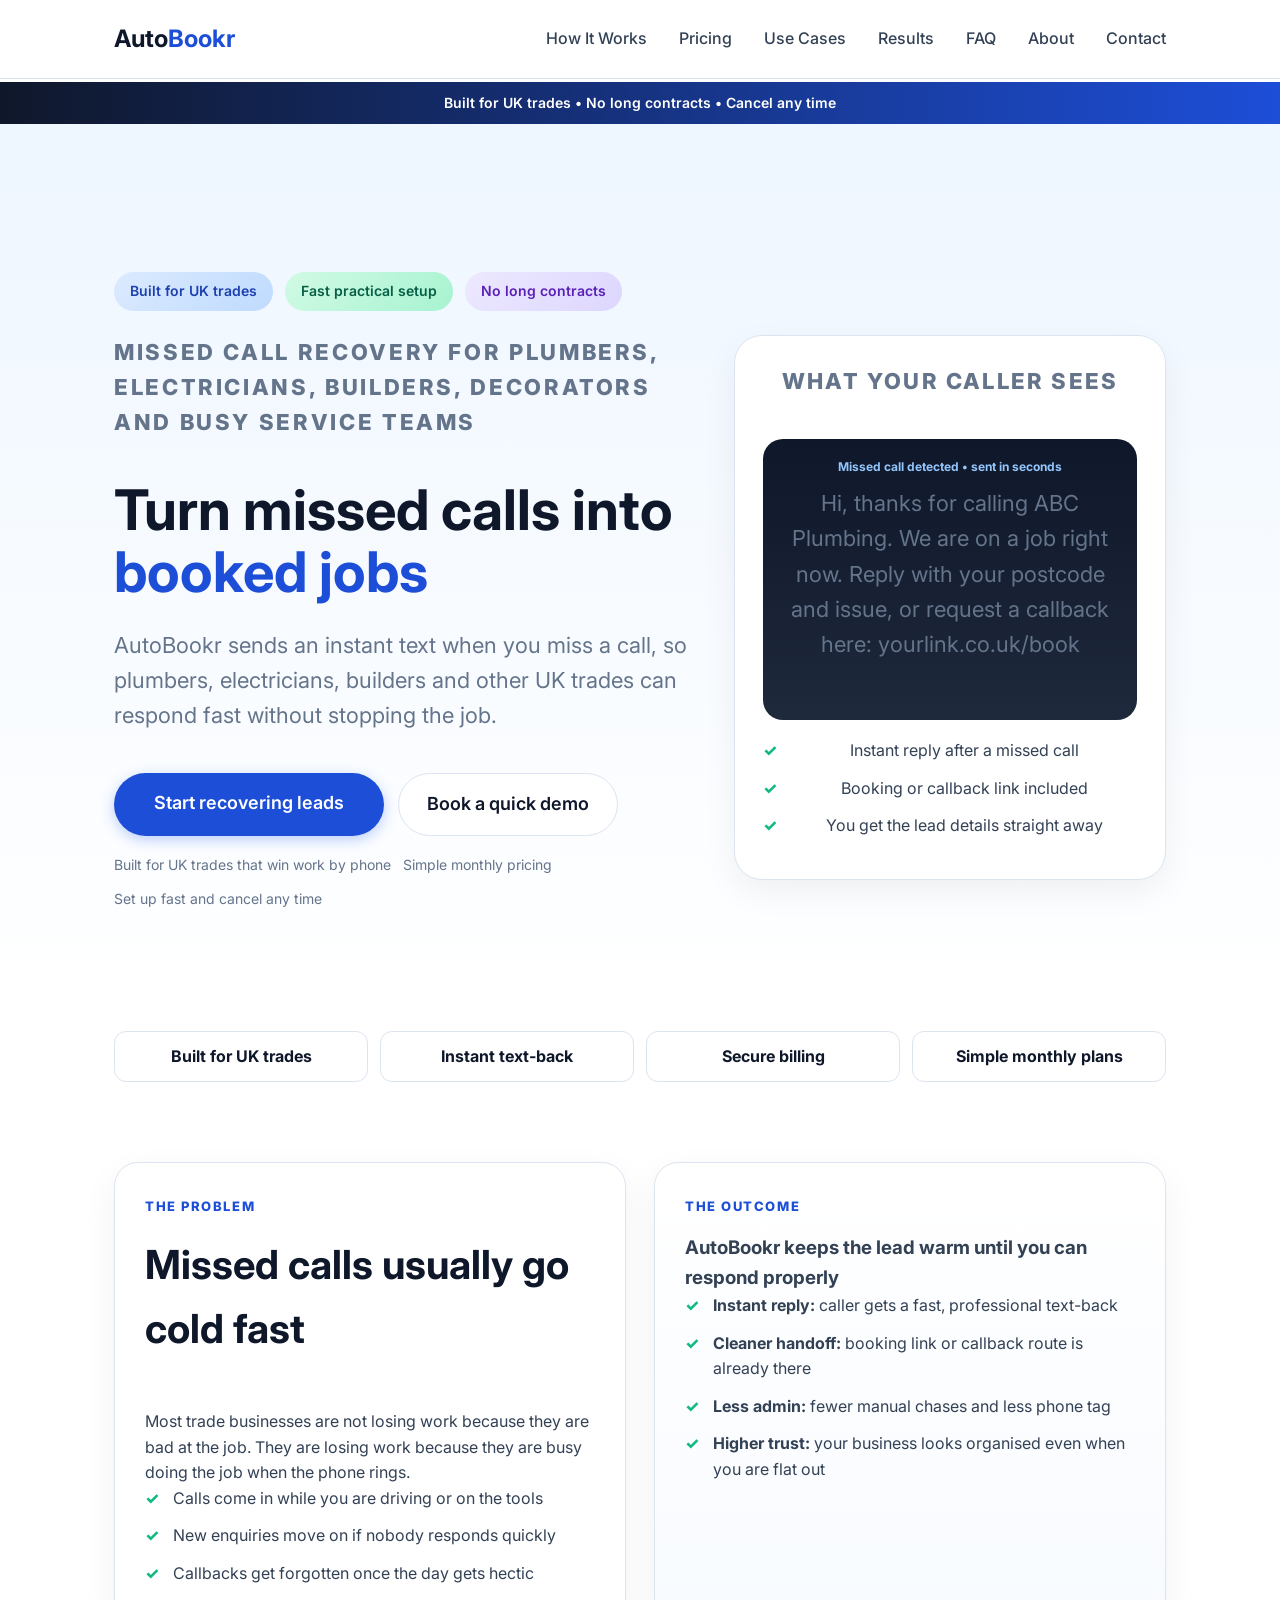
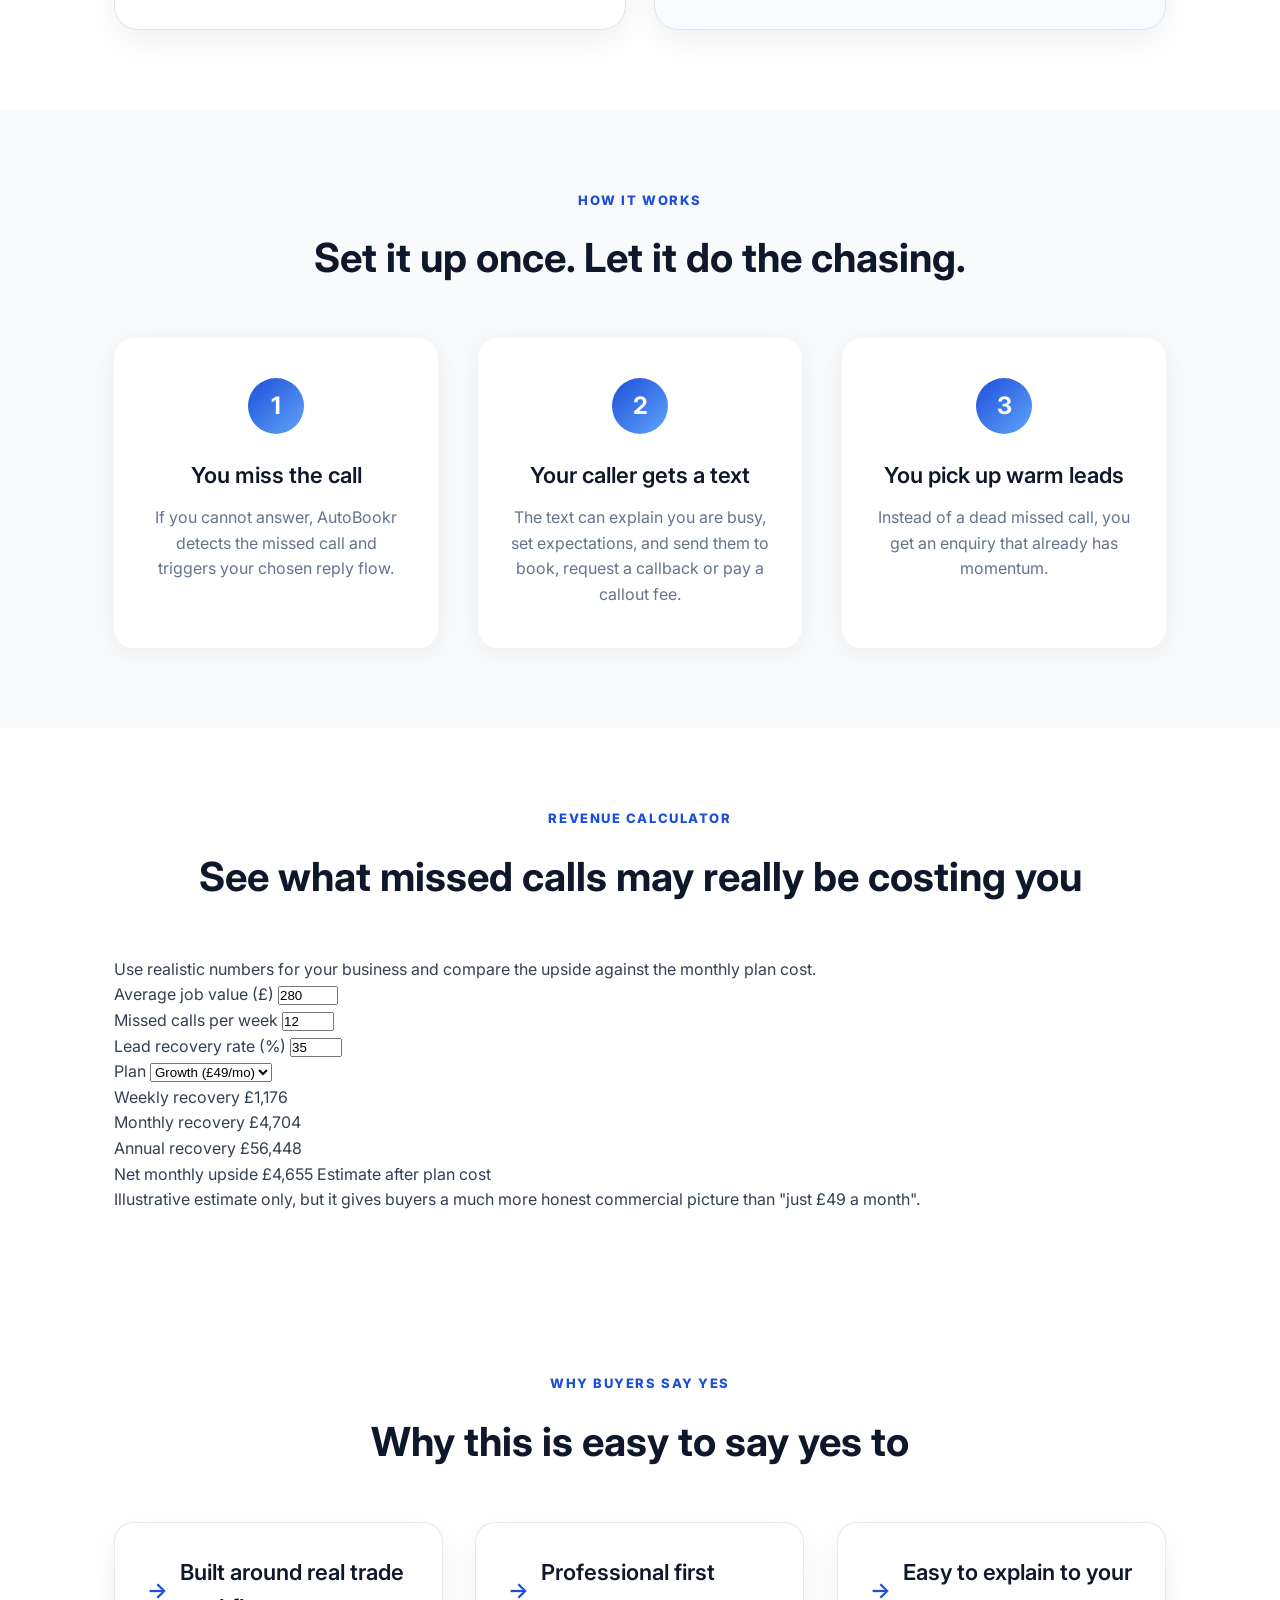
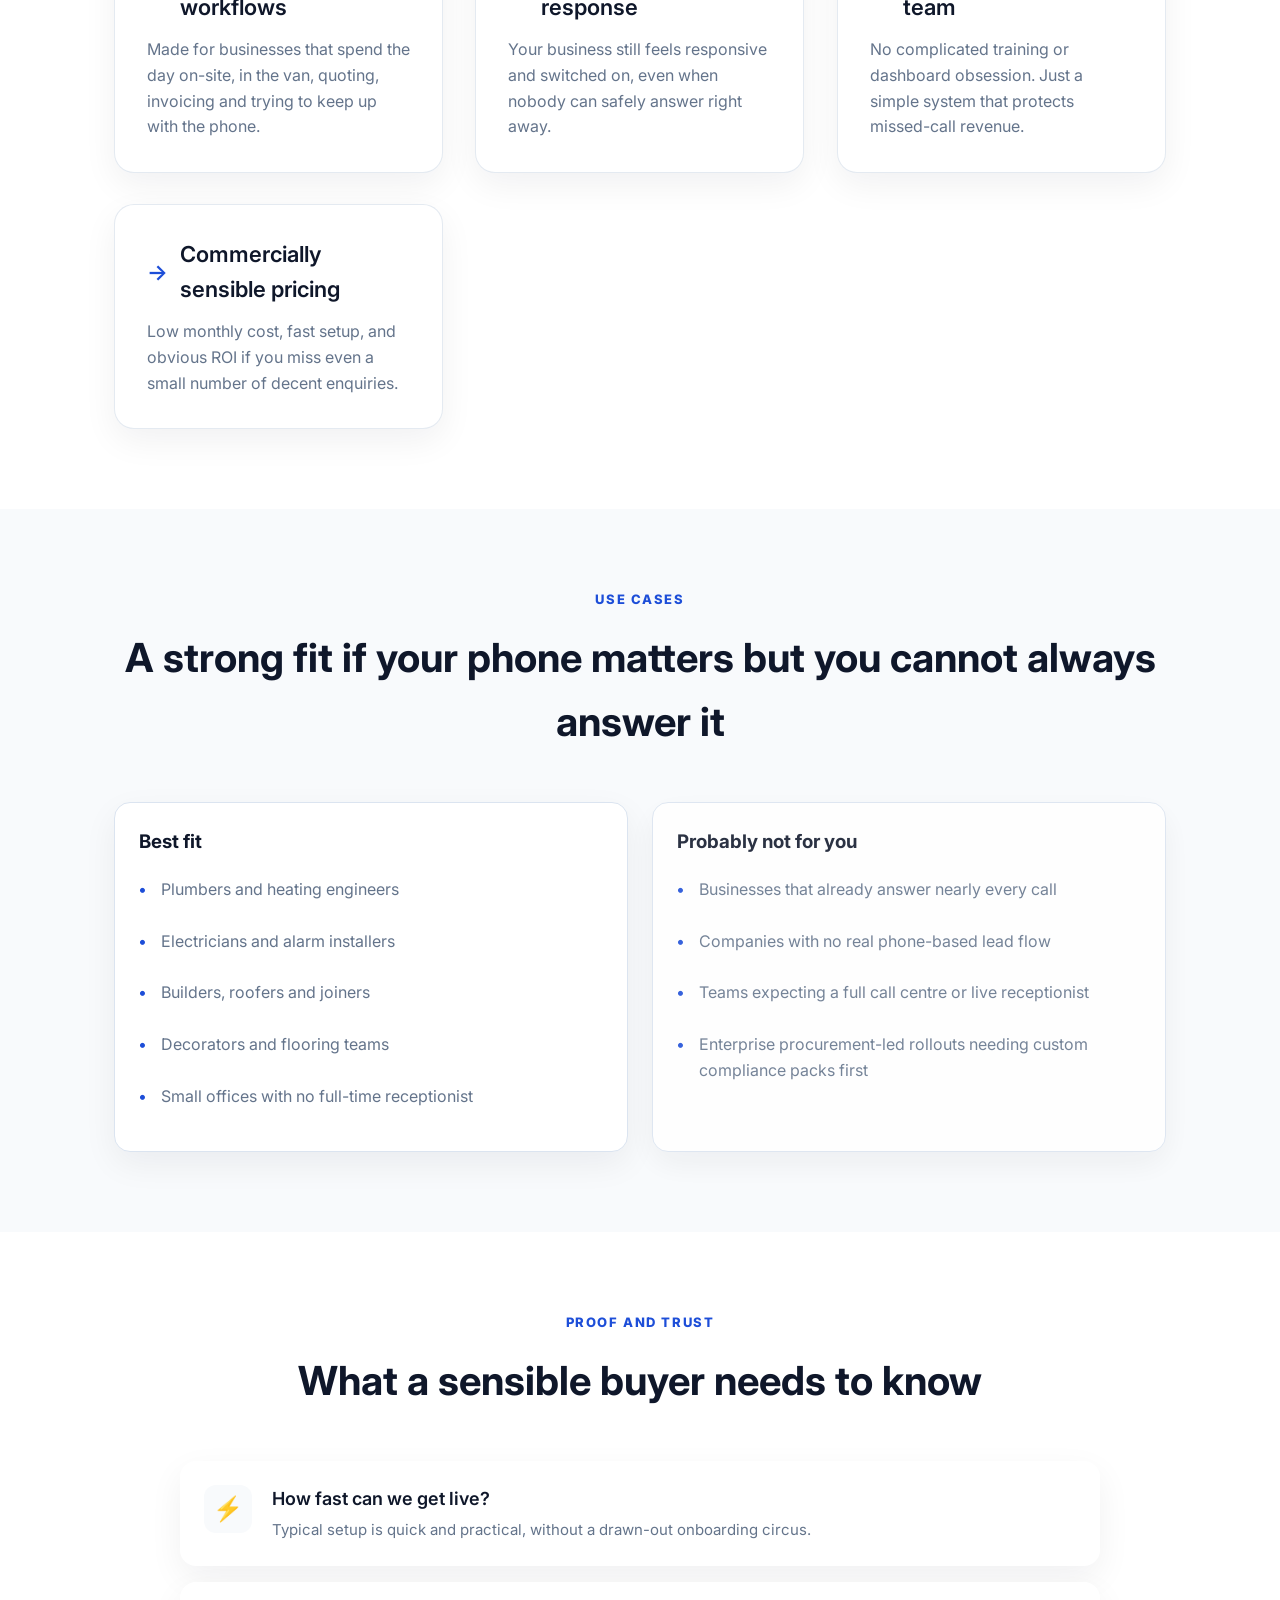
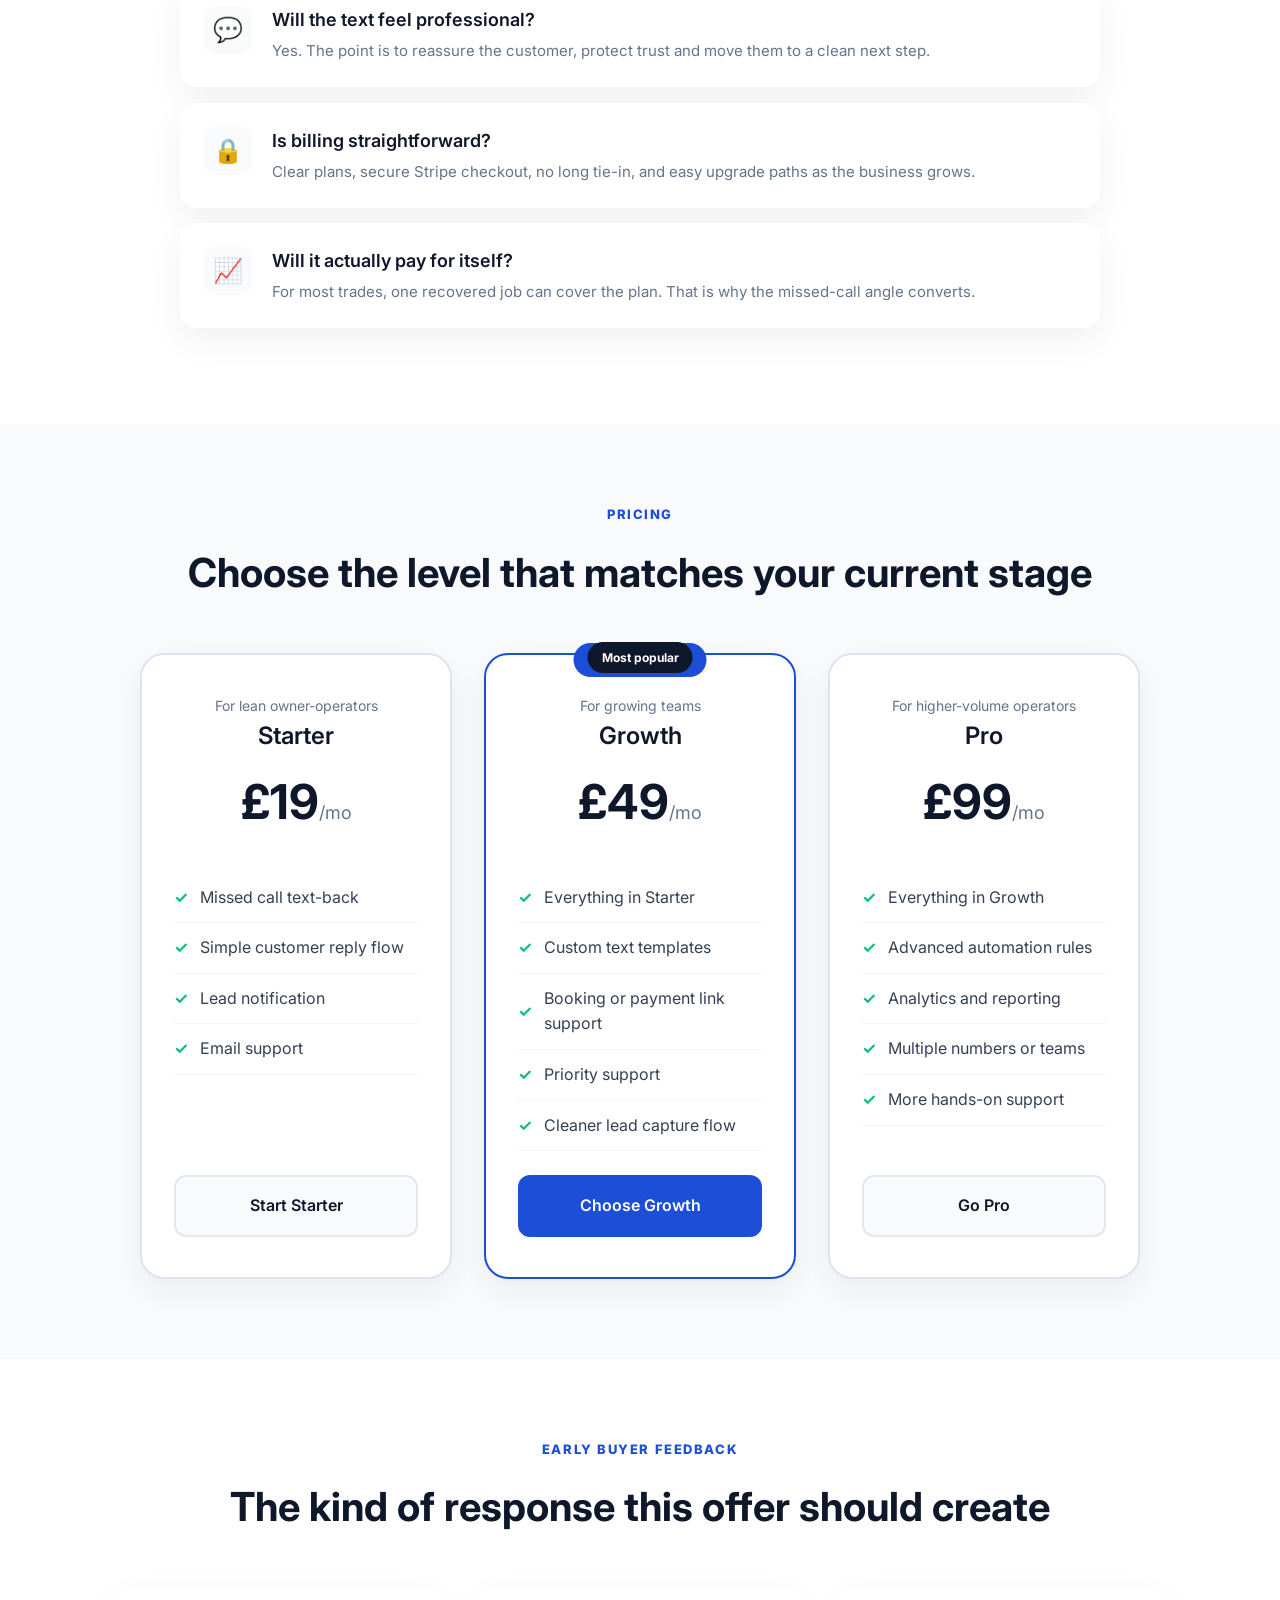
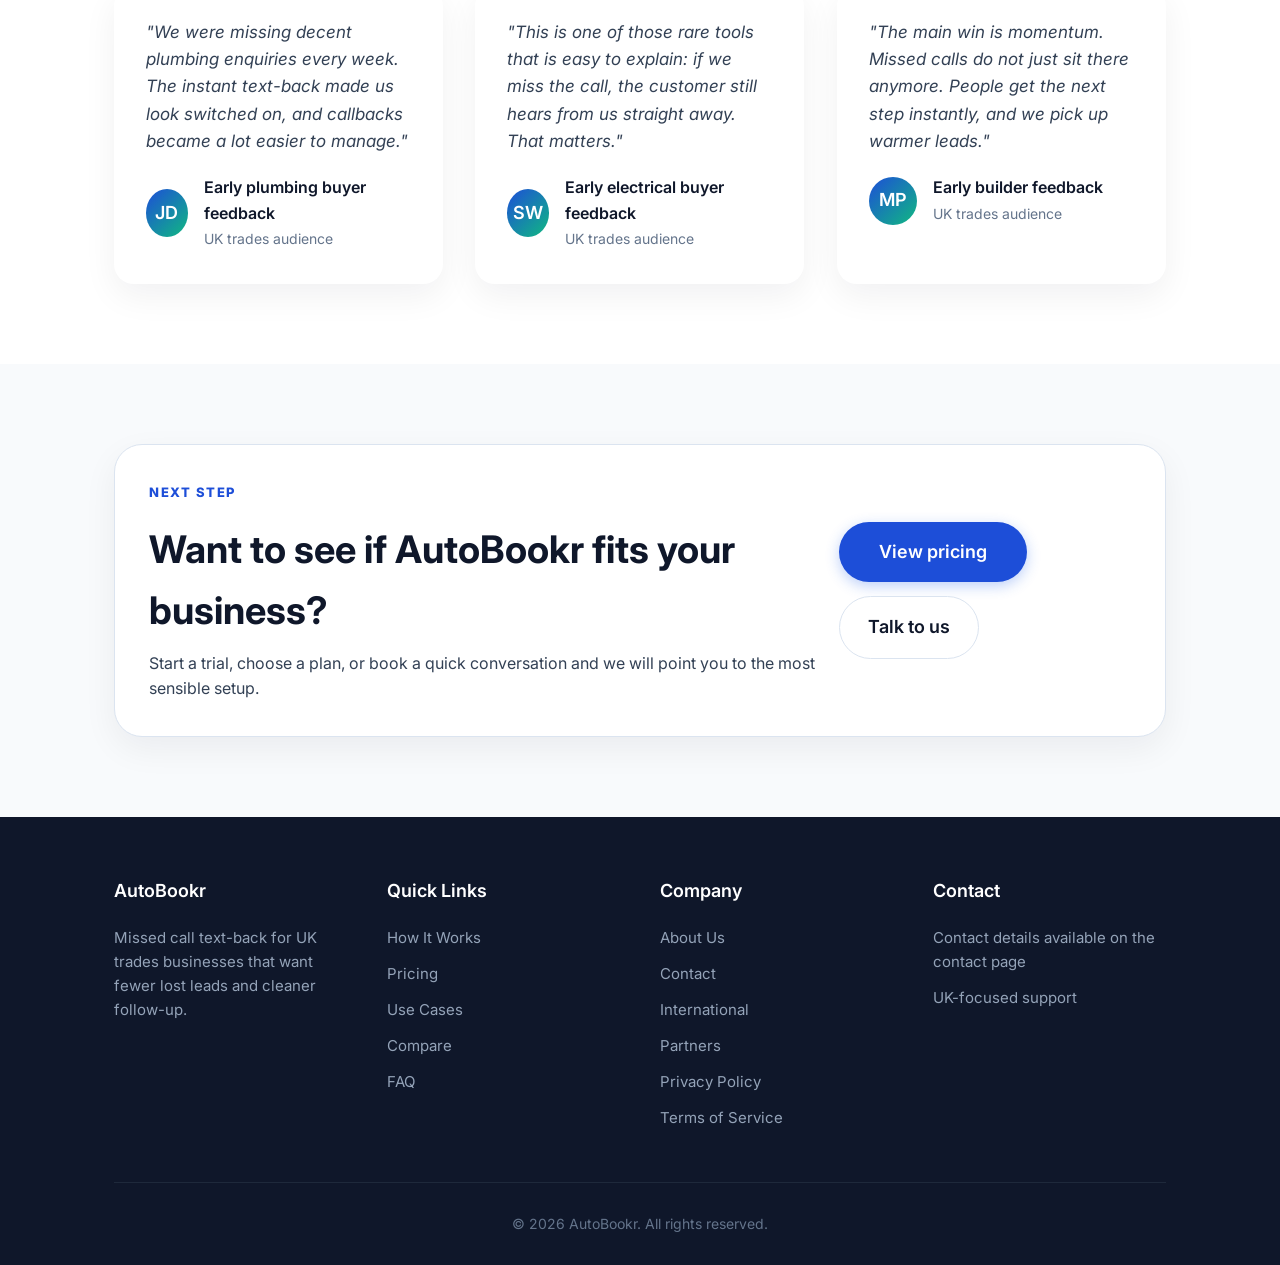
<file: index.html>
<!DOCTYPE html>
<html lang="en">
<head>
    <meta charset="UTF-8">
    <meta name="viewport" content="width=device-width, initial-scale=1.0">
    <title>AutoBookr | Missed Call Text-Back for UK Trades</title>
    <meta name="description" content="AutoBookr helps UK trades businesses turn missed calls into booked jobs with instant text-back, simple setup, and transparent monthly pricing.">
    <link rel="preconnect" href="https://fonts.googleapis.com">
    <link rel="preconnect" href="https://fonts.gstatic.com" crossorigin>
    <link href="https://fonts.googleapis.com/css2?family=Inter:wght@400;500;600;700;800&display=swap" rel="stylesheet">
    <link rel="stylesheet" href="styles.css">
    <link rel="stylesheet" href="styles-cleanup-overrides.css">
</head>
<body>
    <nav>
        <div class="container nav-content">
            <a href="index.html" class="logo">Auto<span>Bookr</span></a>
            <button class="hamburger" aria-label="Toggle menu">
                <span></span>
                <span></span>
                <span></span>
            </button>
            <ul class="nav-links">
                <li><a href="how-it-works.html">How It Works</a></li>
                <li><a href="pricing.html">Pricing</a></li>
                <li><a href="use-cases.html">Use Cases</a></li>
                <li><a href="results.html">Results</a></li>
                <li><a href="faq.html">FAQ</a></li>
                <li><a href="about.html">About</a></li>
                <li><a href="contact.html">Contact</a></li>
            </ul>
        </div>
    </nav>

    <div class="top-banner">Built for UK trades • No long contracts • Cancel any time</div>

    <section class="hero hero-premium">
        <div class="container">
            <div class="hero-badges">
                <span class="badge badge-trial">Built for UK trades</span>
                <span class="badge badge-guarantee">Fast practical setup</span>
                <span class="badge badge-trust">No long contracts</span>
            </div>

            <div class="hero-shell">
                <div class="hero-copy">
                    <p class="eyebrow">Missed call recovery for plumbers, electricians, builders, decorators and busy service teams</p>
                    <h1>Turn missed calls into <span>booked jobs</span></h1>
                    <p class="hero-lead">AutoBookr sends an instant text when you miss a call, so plumbers, electricians, builders and other UK trades can respond fast without stopping the job.</p>

                    <div class="hero-actions">
                        <a href="pricing.html" class="cta-button">Start recovering leads</a>
                        <a href="contact.html" class="secondary-button">Book a quick demo</a>
                    </div>

                    <div class="micro-proof">
                        <span>Built for UK trades that win work by phone</span>
                        <span>Simple monthly pricing</span>
                        <span>Set up fast and cancel any time</span>
                    </div>
                </div>

                <aside class="hero-panel" aria-label="AutoBookr summary">
                    <div class="hero-panel-card">
                        <p class="panel-label">What your caller sees</p>
                        <div class="sms-card">
                            <span class="sms-time">Missed call detected • sent in seconds</span>
                            <p>Hi, thanks for calling ABC Plumbing. We are on a job right now. Reply with your postcode and issue, or request a callback here: yourlink.co.uk/book</p>
                        </div>
                        <ul class="panel-checks">
                            <li>Instant reply after a missed call</li>
                            <li>Booking or callback link included</li>
                            <li>You get the lead details straight away</li>
                        </ul>
                    </div>
                </aside>
            </div>
        </div>
    </section>

    <section class="section trust-strip-section">
        <div class="container">
            <div class="trust-strip trust-strip-strong">
                <div class="trust-item">Built for UK trades</div>
                <div class="trust-item">Instant text-back</div>
                <div class="trust-item">Secure billing</div>
                <div class="trust-item">Simple monthly plans</div>
            </div>
        </div>
    </section>

    <section class="section section-tight">
        <div class="container">
            <div class="problem-outcome-grid">
                <div class="problem-card">
                    <p class="mini-label">The problem</p>
                    <h2 class="section-title left">Missed calls usually go cold fast</h2>
                    <p>Most trade businesses are not losing work because they are bad at the job. They are losing work because they are busy doing the job when the phone rings.</p>
                    <ul class="check-list">
                        <li>Calls come in while you are driving or on the tools</li>
                        <li>New enquiries move on if nobody responds quickly</li>
                        <li>Callbacks get forgotten once the day gets hectic</li>
                    </ul>
                </div>
                <div class="problem-card outcome-card">
                    <p class="mini-label">The outcome</p>
                    <h3>AutoBookr keeps the lead warm until you can respond properly</h3>
                    <ul class="metric-list">
                        <li><strong>Instant reply:</strong> caller gets a fast, professional text-back</li>
                        <li><strong>Cleaner handoff:</strong> booking link or callback route is already there</li>
                        <li><strong>Less admin:</strong> fewer manual chases and less phone tag</li>
                        <li><strong>Higher trust:</strong> your business looks organised even when you are flat out</li>
                    </ul>
                </div>
            </div>
        </div>
    </section>

    <section class="how-it-works section section-alt" id="how-it-works">
        <div class="container">
            <p class="mini-label align-center">How it works</p>
            <h2 class="section-title">Set it up once. Let it do the chasing.</h2>
            <div class="steps">
                <div class="step">
                    <div class="step-number">1</div>
                    <h3>You miss the call</h3>
                    <p>If you cannot answer, AutoBookr detects the missed call and triggers your chosen reply flow.</p>
                </div>
                <div class="step">
                    <div class="step-number">2</div>
                    <h3>Your caller gets a text</h3>
                    <p>The text can explain you are busy, set expectations, and send them to book, request a callback or pay a callout fee.</p>
                </div>
                <div class="step">
                    <div class="step-number">3</div>
                    <h3>You pick up warm leads</h3>
                    <p>Instead of a dead missed call, you get an enquiry that already has momentum.</p>
                </div>
            </div>
        </div>
    </section>

    <section class="section calculator-section">
        <div class="container">
            <p class="mini-label align-center">Revenue calculator</p>
            <h2 class="section-title">See what missed calls may really be costing you</h2>
            <p class="section-subtitle">Use realistic numbers for your business and compare the upside against the monthly plan cost.</p>
            <div class="calculator-box">
                <div class="calculator-inputs">
                    <div class="calc-input-group">
                        <label for="avgJobValue">Average job value (£)</label>
                        <input type="number" id="avgJobValue" value="280" min="50" max="5000" step="10">
                    </div>
                    <div class="calc-input-group">
                        <label for="missedCalls">Missed calls per week</label>
                        <input type="number" id="missedCalls" value="12" min="1" max="200">
                    </div>
                    <div class="calc-input-group">
                        <label for="recoveryRate">Lead recovery rate (%)</label>
                        <input type="number" id="recoveryRate" value="35" min="5" max="100">
                    </div>
                    <div class="calc-input-group">
                        <label for="planType">Plan</label>
                        <select id="planType">
                            <option value="19">Starter (£19/mo)</option>
                            <option value="49" selected>Growth (£49/mo)</option>
                            <option value="99">Pro (£99/mo)</option>
                        </select>
                    </div>
                </div>

                <div class="calculator-results">
                    <div class="calc-result-card">
                        <span class="calc-label">Weekly recovery</span>
                        <span class="calc-value" id="weeklyRecovery">£1,176</span>
                    </div>
                    <div class="calc-result-card highlight">
                        <span class="calc-label">Monthly recovery</span>
                        <span class="calc-value" id="monthlyRecovery">£4,704</span>
                    </div>
                    <div class="calc-result-card">
                        <span class="calc-label">Annual recovery</span>
                        <span class="calc-value" id="annualRecovery">£56,448</span>
                    </div>
                    <div class="calc-result-card profit">
                        <span class="calc-label">Net monthly upside</span>
                        <span class="calc-value" id="netProfit">£4,655</span>
                        <span class="calc-note">Estimate after plan cost</span>
                    </div>
                </div>
            </div>
            <p class="calculator-disclaimer">Illustrative estimate only, but it gives buyers a much more honest commercial picture than "just £49 a month".</p>
        </div>
    </section>

    <section class="section">
        <div class="container">
            <p class="mini-label align-center">Why buyers say yes</p>
            <h2 class="section-title">Why this is easy to say yes to</h2>
            <div class="feature-grid feature-grid-polished">
                <div class="feature-card">
                    <h3>Built around real trade workflows</h3>
                    <p>Made for businesses that spend the day on-site, in the van, quoting, invoicing and trying to keep up with the phone.</p>
                </div>
                <div class="feature-card">
                    <h3>Professional first response</h3>
                    <p>Your business still feels responsive and switched on, even when nobody can safely answer right away.</p>
                </div>
                <div class="feature-card">
                    <h3>Easy to explain to your team</h3>
                    <p>No complicated training or dashboard obsession. Just a simple system that protects missed-call revenue.</p>
                </div>
                <div class="feature-card">
                    <h3>Commercially sensible pricing</h3>
                    <p>Low monthly cost, fast setup, and obvious ROI if you miss even a small number of decent enquiries.</p>
                </div>
            </div>
        </div>
    </section>

    <section class="section section-alt">
        <div class="container">
            <p class="mini-label align-center">Use cases</p>
            <h2 class="section-title">A strong fit if your phone matters but you cannot always answer it</h2>
            <div class="compare-grid audience-grid">
                <div class="compare-card">
                    <h3>Best fit</h3>
                    <ul>
                        <li>Plumbers and heating engineers</li>
                        <li>Electricians and alarm installers</li>
                        <li>Builders, roofers and joiners</li>
                        <li>Decorators and flooring teams</li>
                        <li>Small offices with no full-time receptionist</li>
                    </ul>
                </div>
                <div class="compare-card muted">
                    <h3>Probably not for you</h3>
                    <ul>
                        <li>Businesses that already answer nearly every call</li>
                        <li>Companies with no real phone-based lead flow</li>
                        <li>Teams expecting a full call centre or live receptionist</li>
                        <li>Enterprise procurement-led rollouts needing custom compliance packs first</li>
                    </ul>
                </div>
            </div>
        </div>
    </section>

    <section class="section">
        <div class="container">
            <p class="mini-label align-center">Proof and trust</p>
            <h2 class="section-title">What a sensible buyer needs to know</h2>
            <div class="benefits-list trust-benefits">
                <div class="benefit-item">
                    <div class="benefit-icon">⚡</div>
                    <div class="benefit-content">
                        <h3>How fast can we get live?</h3>
                        <p>Typical setup is quick and practical, without a drawn-out onboarding circus.</p>
                    </div>
                </div>
                <div class="benefit-item">
                    <div class="benefit-icon">💬</div>
                    <div class="benefit-content">
                        <h3>Will the text feel professional?</h3>
                        <p>Yes. The point is to reassure the customer, protect trust and move them to a clean next step.</p>
                    </div>
                </div>
                <div class="benefit-item">
                    <div class="benefit-icon">🔒</div>
                    <div class="benefit-content">
                        <h3>Is billing straightforward?</h3>
                        <p>Clear plans, secure Stripe checkout, no long tie-in, and easy upgrade paths as the business grows.</p>
                    </div>
                </div>
                <div class="benefit-item">
                    <div class="benefit-icon">📈</div>
                    <div class="benefit-content">
                        <h3>Will it actually pay for itself?</h3>
                        <p>For most trades, one recovered job can cover the plan. That is why the missed-call angle converts.</p>
                    </div>
                </div>
            </div>
        </div>
    </section>

    <section class="pricing section section-alt" id="pricing">
        <div class="container">
            <p class="mini-label align-center">Pricing</p>
            <h2 class="section-title">Choose the level that matches your current stage</h2>
            <div class="pricing-grid">
                <div class="pricing-card">
                    <p class="plan-tag">For lean owner-operators</p>
                    <h3>Starter</h3>
                    <div class="price">£19<span>/mo</span></div>
                    <ul>
                        <li>Missed call text-back</li>
                        <li>Simple customer reply flow</li>
                        <li>Lead notification</li>
                        <li>Email support</li>
                    </ul>
                    <a href="https://buy.stripe.com/test_dRm28qbvL5L8gEjdN0a3u00" class="pricing-btn">Start Starter</a>
                </div>
                <div class="pricing-card featured">
                    <div class="pricing-badge">Most popular</div>
                    <p class="plan-tag">For growing teams</p>
                    <h3>Growth</h3>
                    <div class="price">£49<span>/mo</span></div>
                    <ul>
                        <li>Everything in Starter</li>
                        <li>Custom text templates</li>
                        <li>Booking or payment link support</li>
                        <li>Priority support</li>
                        <li>Cleaner lead capture flow</li>
                    </ul>
                    <a href="https://buy.stripe.com/test_bJe14m2Zf7TgfAf6kya3u01" class="pricing-btn">Choose Growth</a>
                </div>
                <div class="pricing-card">
                    <p class="plan-tag">For higher-volume operators</p>
                    <h3>Pro</h3>
                    <div class="price">£99<span>/mo</span></div>
                    <ul>
                        <li>Everything in Growth</li>
                        <li>Advanced automation rules</li>
                        <li>Analytics and reporting</li>
                        <li>Multiple numbers or teams</li>
                        <li>More hands-on support</li>
                    </ul>
                    <a href="https://buy.stripe.com/test_00wcN40R7ehEewb7oCa3u02" class="pricing-btn">Go Pro</a>
                </div>
            </div>
        </div>
    </section>

    <section class="section">
        <div class="container">
            <p class="mini-label align-center">Early buyer feedback</p>
            <h2 class="section-title">The kind of response this offer should create</h2>
            <div class="testimonial-grid">
                <div class="testimonial">
                    <p>"We were missing decent plumbing enquiries every week. The instant text-back made us look switched on, and callbacks became a lot easier to manage."</p>
                    <div class="testimonial-author">
                        <div class="testimonial-avatar">JD</div>
                        <div class="testimonial-info">
                            <h4>Early plumbing buyer feedback</h4>
                            <span>UK trades audience</span>
                        </div>
                    </div>
                </div>
                <div class="testimonial">
                    <p>"This is one of those rare tools that is easy to explain: if we miss the call, the customer still hears from us straight away. That matters."</p>
                    <div class="testimonial-author">
                        <div class="testimonial-avatar">SW</div>
                        <div class="testimonial-info">
                            <h4>Early electrical buyer feedback</h4>
                            <span>UK trades audience</span>
                        </div>
                    </div>
                </div>
                <div class="testimonial">
                    <p>"The main win is momentum. Missed calls do not just sit there anymore. People get the next step instantly, and we pick up warmer leads."</p>
                    <div class="testimonial-author">
                        <div class="testimonial-avatar">MP</div>
                        <div class="testimonial-info">
                            <h4>Early builder feedback</h4>
                            <span>UK trades audience</span>
                        </div>
                    </div>
                </div>
            </div>
        </div>
    </section>

    <section class="section section-alt">
        <div class="container">
            <div class="cta-band">
                <div>
                    <p class="mini-label">Next step</p>
                    <h2>Want to see if AutoBookr fits your business?</h2>
                    <p>Start a trial, choose a plan, or book a quick conversation and we will point you to the most sensible setup.</p>
                </div>
                <div class="cta-band-actions">
                    <a href="pricing.html" class="cta-button">View pricing</a>
                    <a href="contact.html" class="secondary-button">Talk to us</a>
                </div>
            </div>
        </div>
    </section>

    <footer>
        <div class="container">
            <div class="footer-content">
                <div class="footer-section">
                    <h4>AutoBookr</h4>
                    <p>Missed call text-back for UK trades businesses that want fewer lost leads and cleaner follow-up.</p>
                </div>
                <div class="footer-section">
                    <h4>Quick Links</h4>
                    <a href="how-it-works.html">How It Works</a>
                    <a href="pricing.html">Pricing</a>
                    <a href="use-cases.html">Use Cases</a>
                    <a href="compare.html">Compare</a>
                    <a href="faq.html">FAQ</a>
                </div>
                <div class="footer-section">
                    <h4>Company</h4>
                    <a href="about.html">About Us</a>
                    <a href="contact.html">Contact</a>
                    <a href="international.html">International</a>
                    <a href="whitelabel.html">Partners</a>
                    <a href="privacy.html">Privacy Policy</a>
                    <a href="terms.html">Terms of Service</a>
                </div>
                <div class="footer-section">
                    <h4>Contact</h4>
                    <p>Contact details available on the contact page</p>
                    <p>UK-focused support</p>
                </div>
            </div>
            <div class="footer-bottom">
                <p>© 2026 AutoBookr. All rights reserved.</p>
            </div>
        </div>
    </footer>

    <script src="script.js"></script>
</body>
</html>
</file>
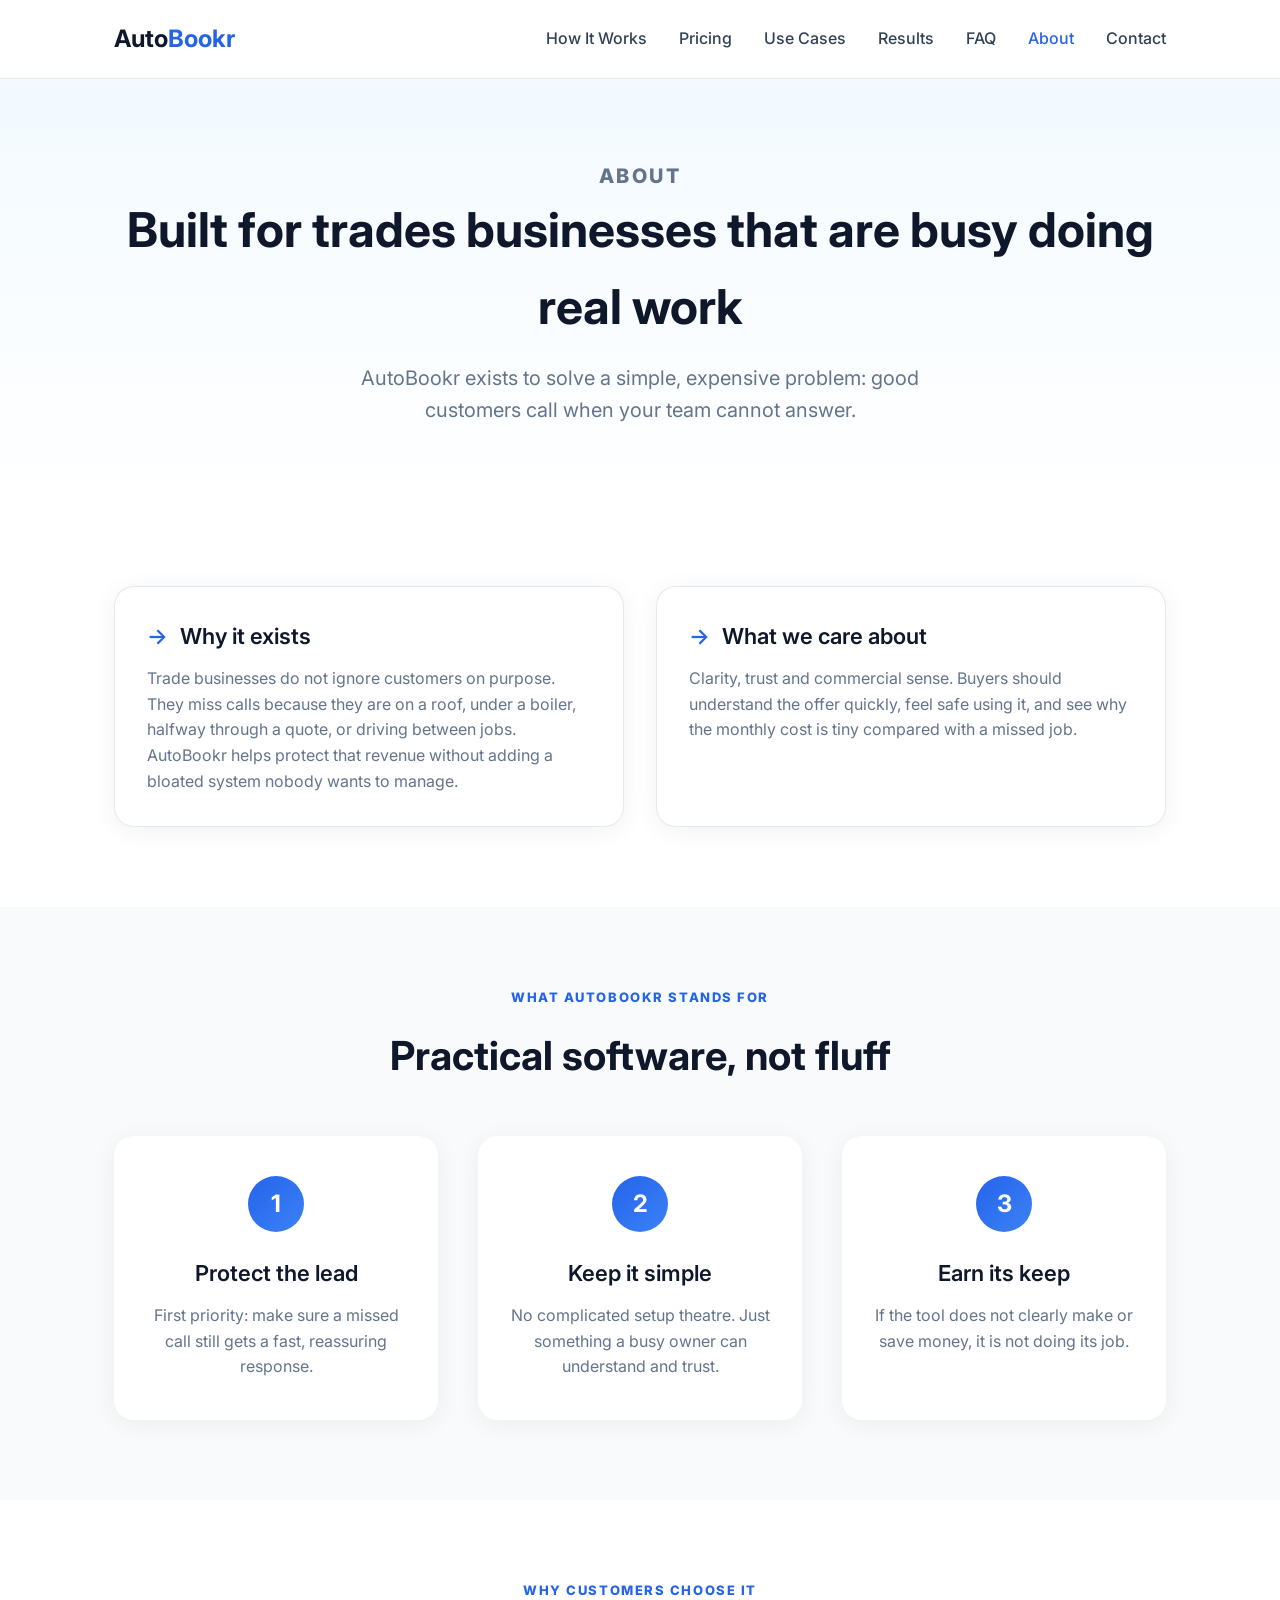
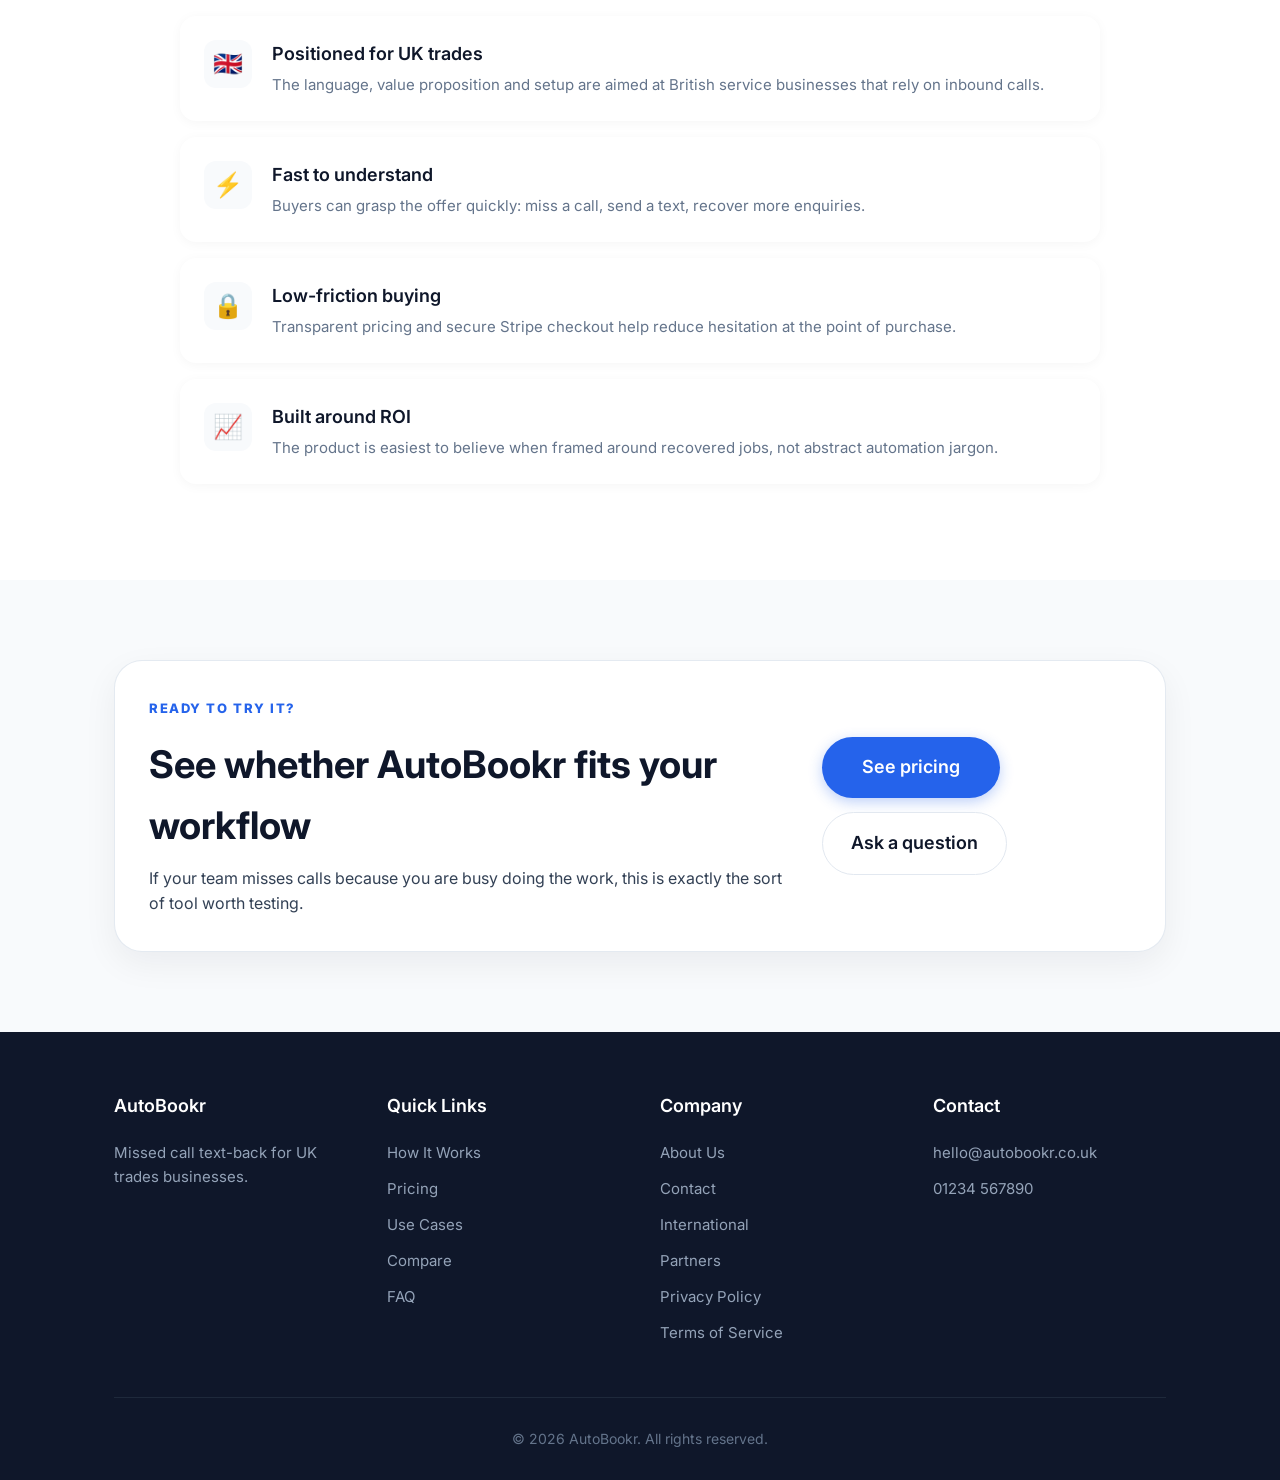
<file: about.html>
<!DOCTYPE html>
<html lang="en">
<head>
    <meta charset="UTF-8">
    <meta name="viewport" content="width=device-width, initial-scale=1.0">
    <title>About AutoBookr</title>
    <meta name="description" content="Why AutoBookr exists, who it is for, and how it helps UK trades businesses respond faster to missed calls.">
    <link rel="preconnect" href="https://fonts.googleapis.com">
    <link rel="preconnect" href="https://fonts.gstatic.com" crossorigin>
    <link href="https://fonts.googleapis.com/css2?family=Inter:wght@400;500;600;700;800&display=swap" rel="stylesheet">
    <link rel="stylesheet" href="styles.css">
</head>
<body>
    <nav>
        <div class="container nav-content">
            <a href="index.html" class="logo">Auto<span>Bookr</span></a>
            <button class="hamburger" aria-label="Toggle menu">
                <span></span>
                <span></span>
                <span></span>
            </button>
            <ul class="nav-links">
                <li><a href="how-it-works.html">How It Works</a></li>
                <li><a href="pricing.html">Pricing</a></li>
                <li><a href="use-cases.html">Use Cases</a></li>
                <li><a href="results.html">Results</a></li>
                <li><a href="faq.html">FAQ</a></li>
                <li><a href="about.html">About</a></li>
                <li><a href="contact.html">Contact</a></li>
            </ul>
        </div>
    </nav>

    <section class="page-header">
        <div class="container">
            <p class="mini-label align-center">About</p>
            <h1>Built for trades businesses that are busy doing real work</h1>
            <p>AutoBookr exists to solve a simple, expensive problem: good customers call when your team cannot answer.</p>
        </div>
    </section>

    <section class="section">
        <div class="container">
            <div class="feature-grid feature-grid-polished">
                <div class="feature-card">
                    <h3>Why it exists</h3>
                    <p>Trade businesses do not ignore customers on purpose. They miss calls because they are on a roof, under a boiler, halfway through a quote, or driving between jobs. AutoBookr helps protect that revenue without adding a bloated system nobody wants to manage.</p>
                </div>
                <div class="feature-card">
                    <h3>What we care about</h3>
                    <p>Clarity, trust and commercial sense. Buyers should understand the offer quickly, feel safe using it, and see why the monthly cost is tiny compared with a missed job.</p>
                </div>
            </div>
        </div>
    </section>

    <section class="section section-alt">
        <div class="container">
            <p class="mini-label align-center">What AutoBookr stands for</p>
            <h2 class="section-title">Practical software, not fluff</h2>
            <div class="steps">
                <div class="step">
                    <div class="step-number">1</div>
                    <h3>Protect the lead</h3>
                    <p>First priority: make sure a missed call still gets a fast, reassuring response.</p>
                </div>
                <div class="step">
                    <div class="step-number">2</div>
                    <h3>Keep it simple</h3>
                    <p>No complicated setup theatre. Just something a busy owner can understand and trust.</p>
                </div>
                <div class="step">
                    <div class="step-number">3</div>
                    <h3>Earn its keep</h3>
                    <p>If the tool does not clearly make or save money, it is not doing its job.</p>
                </div>
            </div>
        </div>
    </section>

    <section class="section">
        <div class="container">
            <p class="mini-label align-center">Why customers choose it</p>
            <div class="benefits-list trust-benefits">
                <div class="benefit-item">
                    <div class="benefit-icon">🇬🇧</div>
                    <div class="benefit-content">
                        <h3>Positioned for UK trades</h3>
                        <p>The language, value proposition and setup are aimed at British service businesses that rely on inbound calls.</p>
                    </div>
                </div>
                <div class="benefit-item">
                    <div class="benefit-icon">⚡</div>
                    <div class="benefit-content">
                        <h3>Fast to understand</h3>
                        <p>Buyers can grasp the offer quickly: miss a call, send a text, recover more enquiries.</p>
                    </div>
                </div>
                <div class="benefit-item">
                    <div class="benefit-icon">🔒</div>
                    <div class="benefit-content">
                        <h3>Low-friction buying</h3>
                        <p>Transparent pricing and secure Stripe checkout help reduce hesitation at the point of purchase.</p>
                    </div>
                </div>
                <div class="benefit-item">
                    <div class="benefit-icon">📈</div>
                    <div class="benefit-content">
                        <h3>Built around ROI</h3>
                        <p>The product is easiest to believe when framed around recovered jobs, not abstract automation jargon.</p>
                    </div>
                </div>
            </div>
        </div>
    </section>

    <section class="section section-alt">
        <div class="container">
            <div class="cta-band">
                <div>
                    <p class="mini-label">Ready to try it?</p>
                    <h2>See whether AutoBookr fits your workflow</h2>
                    <p>If your team misses calls because you are busy doing the work, this is exactly the sort of tool worth testing.</p>
                </div>
                <div class="cta-band-actions">
                    <a href="pricing.html" class="cta-button">See pricing</a>
                    <a href="contact.html" class="secondary-button">Ask a question</a>
                </div>
            </div>
        </div>
    </section>

    <footer>
        <div class="container">
            <div class="footer-content">
                <div class="footer-section">
                    <h4>AutoBookr</h4>
                    <p>Missed call text-back for UK trades businesses.</p>
                </div>
                <div class="footer-section">
                    <h4>Quick Links</h4>
                    <a href="how-it-works.html">How It Works</a>
                    <a href="pricing.html">Pricing</a>
                    <a href="use-cases.html">Use Cases</a>
                    <a href="compare.html">Compare</a>
                    <a href="faq.html">FAQ</a>
                </div>
                <div class="footer-section">
                    <h4>Company</h4>
                    <a href="about.html">About Us</a>
                    <a href="contact.html">Contact</a>
                    <a href="international.html">International</a>
                    <a href="whitelabel.html">Partners</a>
                    <a href="privacy.html">Privacy Policy</a>
                    <a href="terms.html">Terms of Service</a>
                </div>
                <div class="footer-section">
                    <h4>Contact</h4>
                    <p>hello@autobookr.co.uk</p>
                    <p>01234 567890</p>
                </div>
            </div>
            <div class="footer-bottom">
                <p>© 2026 AutoBookr. All rights reserved.</p>
            </div>
        </div>
    </footer>

    <script src="script.js"></script>
</body>
</html>
</file>
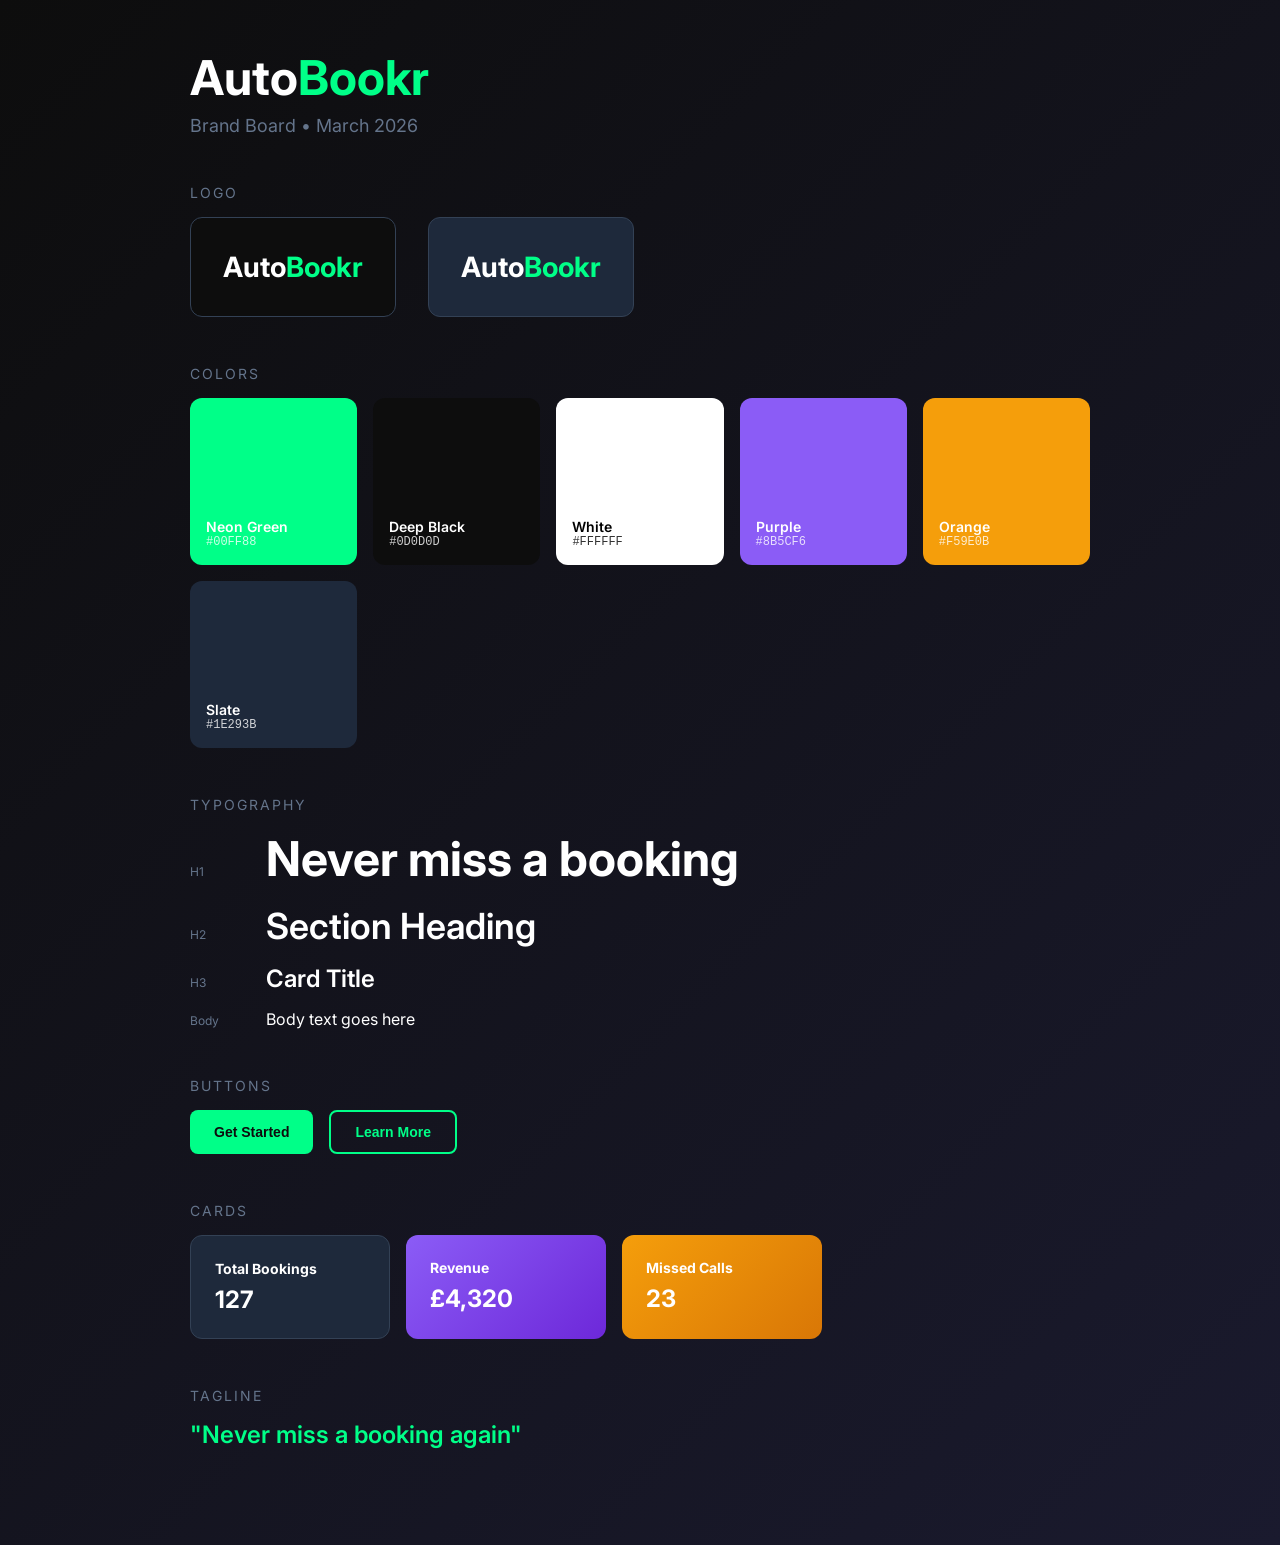
<file: brand-board.html>
<!DOCTYPE html>
<html lang="en">
<head>
    <meta charset="UTF-8">
    <meta name="viewport" content="width=device-width, initial-scale=1.0">
    <title>AutoBookr Brand Board</title>
    <link href="https://fonts.googleapis.com/css2?family=Inter:wght@400;500;600;700&display=swap" rel="stylesheet">
    <style>
        :root {
            --green: #00FF88;
            --black: #0D0D0D;
            --white: #FFFFFF;
            --purple: #8B5CF6;
            --orange: #F59E0B;
            --slate: #1E293B;
            --gray: #64748B;
            --border: #334155;
        }
        
        * {
            margin: 0;
            padding: 0;
            box-sizing: border-box;
        }
        
        body {
            font-family: 'Inter', sans-serif;
            background: linear-gradient(135deg, #0D0D0D 0%, #1A1A2E 100%);
            color: white;
            min-height: 100vh;
            padding: 48px;
        }
        
        .brand-board {
            max-width: 900px;
            margin: 0 auto;
        }
        
        h1 {
            font-size: 48px;
            font-weight: 700;
            margin-bottom: 8px;
        }
        
        h1 span {
            color: var(--green);
        }
        
        .subtitle {
            color: var(--gray);
            font-size: 18px;
            margin-bottom: 48px;
        }
        
        .section {
            margin-bottom: 48px;
        }
        
        .section-title {
            font-size: 14px;
            text-transform: uppercase;
            letter-spacing: 2px;
            color: var(--gray);
            margin-bottom: 16px;
        }
        
        /* Logo Section */
        .logo-showcase {
            display: flex;
            gap: 32px;
            flex-wrap: wrap;
        }
        
        .logo-card {
            background: var(--slate);
            border: 1px solid var(--border);
            border-radius: 12px;
            padding: 32px;
            display: flex;
            align-items: center;
            justify-content: center;
            min-width: 200px;
        }
        
        .logo-card.dark {
            background: var(--black);
        }
        
        .logo-text {
            font-size: 28px;
            font-weight: 700;
        }
        
        .logo-text .accent {
            color: var(--green);
        }
        
        /* Colors */
        .color-grid {
            display: grid;
            grid-template-columns: repeat(auto-fill, minmax(140px, 1fr));
            gap: 16px;
        }
        
        .color-swatch {
            border-radius: 12px;
            padding: 16px;
            aspect-ratio: 1;
            display: flex;
            flex-direction: column;
            justify-content: flex-end;
        }
        
        .color-swatch .name {
            font-weight: 600;
            font-size: 14px;
        }
        
        .color-swatch .hex {
            font-family: monospace;
            font-size: 12px;
            opacity: 0.8;
        }
        
        /* Typography */
        .type-grid {
            display: grid;
            gap: 16px;
        }
        
        .type-row {
            display: flex;
            align-items: baseline;
            gap: 16px;
        }
        
        .type-label {
            width: 60px;
            font-size: 12px;
            color: var(--gray);
        }
        
        /* Buttons */
        .button-showcase {
            display: flex;
            gap: 16px;
            flex-wrap: wrap;
        }
        
        .btn {
            padding: 12px 24px;
            border-radius: 8px;
            font-weight: 600;
            font-size: 14px;
            border: none;
            cursor: pointer;
        }
        
        .btn-primary {
            background: var(--green);
            color: var(--black);
        }
        
        .btn-secondary {
            background: transparent;
            border: 2px solid var(--green);
            color: var(--green);
        }
        
        /* Cards */
        .card-showcase {
            display: flex;
            gap: 16px;
            flex-wrap: wrap;
        }
        
        .sample-card {
            background: var(--slate);
            border: 1px solid var(--border);
            border-radius: 12px;
            padding: 24px;
            width: 200px;
        }
        
        .sample-card.purple {
            background: linear-gradient(135deg, var(--purple) 0%, #6D28D9 100%);
            border: none;
        }
        
        .sample-card.orange {
            background: linear-gradient(135deg, var(--orange) 0%, #D97706 100%);
            border: none;
        }
        
        .sample-card h4 {
            font-size: 14px;
            margin-bottom: 8px;
        }
        
        .sample-card p {
            font-size: 24px;
            font-weight: 700;
        }
        
        /* Tagline */
        .tagline {
            font-size: 24px;
            font-weight: 600;
            color: var(--green);
        }
    </style>
</head>
<body>
    <div class="brand-board">
        <h1>Auto<span>Bookr</span></h1>
        <p class="subtitle">Brand Board • March 2026</p>
        
        <div class="section">
            <div class="section-title">Logo</div>
            <div class="logo-showcase">
                <div class="logo-card dark">
                    <span class="logo-text">Auto<span class="accent">Bookr</span></span>
                </div>
                <div class="logo-card">
                    <span class="logo-text" style="color: white;">Auto<span class="accent">Bookr</span></span>
                </div>
            </div>
        </div>
        
        <div class="section">
            <div class="section-title">Colors</div>
            <div class="color-grid">
                <div class="color-swatch" style="background: var(--green);">
                    <span class="name">Neon Green</span>
                    <span class="hex">#00FF88</span>
                </div>
                <div class="color-swatch" style="background: var(--black);">
                    <span class="name">Deep Black</span>
                    <span class="hex">#0D0D0D</span>
                </div>
                <div class="color-swatch" style="background: var(--white);">
                    <span class="name" style="color: black;">White</span>
                    <span class="hex" style="color: black;">#FFFFFF</span>
                </div>
                <div class="color-swatch" style="background: var(--purple);">
                    <span class="name">Purple</span>
                    <span class="hex">#8B5CF6</span>
                </div>
                <div class="color-swatch" style="background: var(--orange);">
                    <span class="name">Orange</span>
                    <span class="hex">#F59E0B</span>
                </div>
                <div class="color-swatch" style="background: var(--slate);">
                    <span class="name">Slate</span>
                    <span class="hex">#1E293B</span>
                </div>
            </div>
        </div>
        
        <div class="section">
            <div class="section-title">Typography</div>
            <div class="type-grid">
                <div class="type-row">
                    <span class="type-label">H1</span>
                    <span style="font-size: 48px; font-weight: 700;">Never miss a booking</span>
                </div>
                <div class="type-row">
                    <span class="type-label">H2</span>
                    <span style="font-size: 36px; font-weight: 600;">Section Heading</span>
                </div>
                <div class="type-row">
                    <span class="type-label">H3</span>
                    <span style="font-size: 24px; font-weight: 600;">Card Title</span>
                </div>
                <div class="type-row">
                    <span class="type-label">Body</span>
                    <span style="font-size: 16px;">Body text goes here</span>
                </div>
            </div>
        </div>
        
        <div class="section">
            <div class="section-title">Buttons</div>
            <div class="button-showcase">
                <button class="btn btn-primary">Get Started</button>
                <button class="btn btn-secondary">Learn More</button>
            </div>
        </div>
        
        <div class="section">
            <div class="section-title">Cards</div>
            <div class="card-showcase">
                <div class="sample-card">
                    <h4>Total Bookings</h4>
                    <p>127</p>
                </div>
                <div class="sample-card purple">
                    <h4>Revenue</h4>
                    <p>£4,320</p>
                </div>
                <div class="sample-card orange">
                    <h4>Missed Calls</h4>
                    <p>23</p>
                </div>
            </div>
        </div>
        
        <div class="section">
            <div class="section-title">Tagline</div>
            <p class="tagline">"Never miss a booking again"</p>
        </div>
    </div>
</body>
</html>
</file>
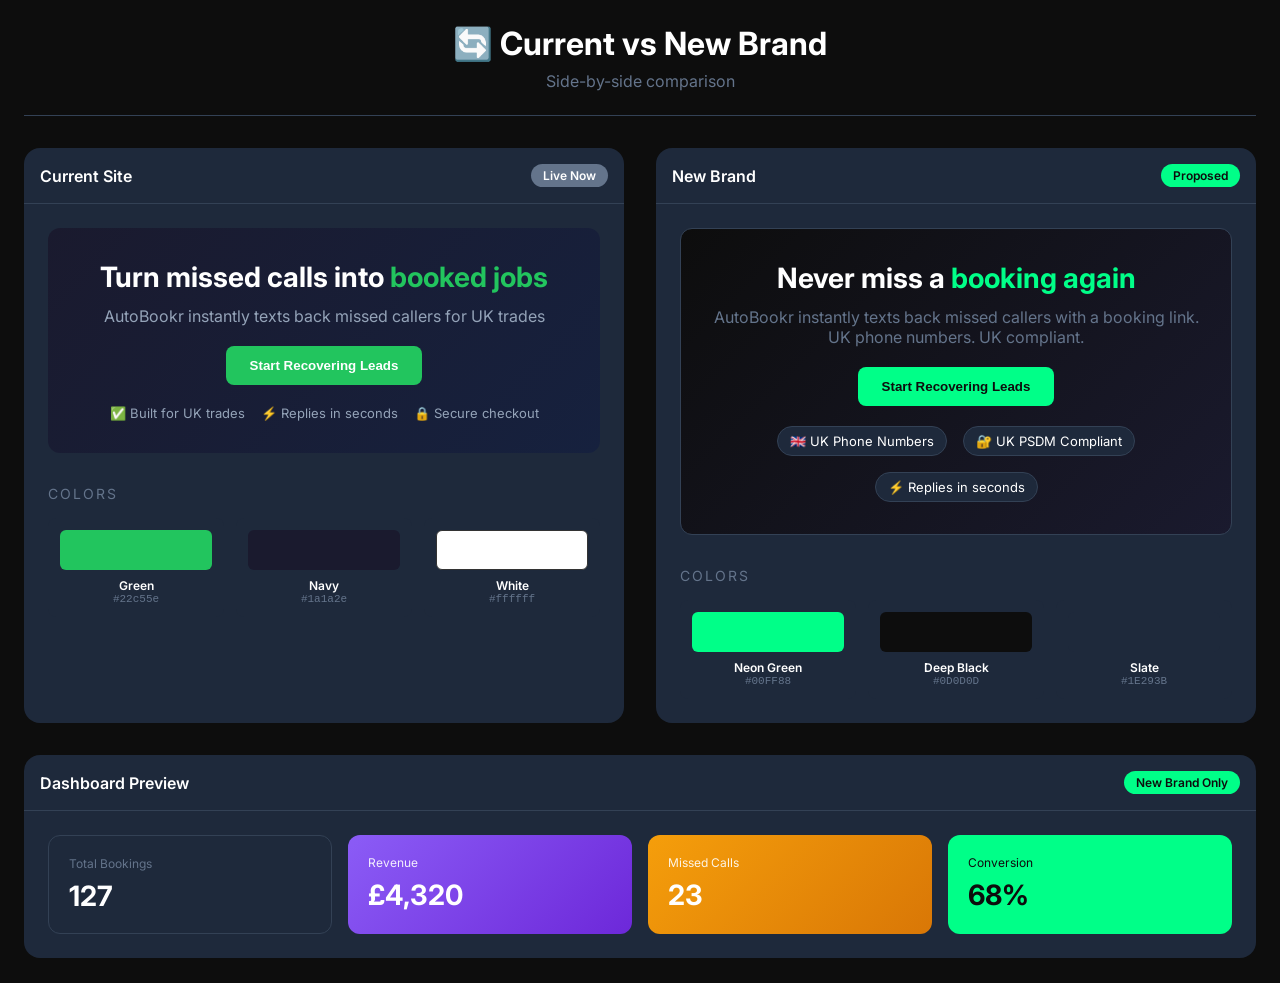
<file: brand-compare.html>
<!DOCTYPE html>
<html lang="en">
<head>
    <meta charset="UTF-8">
    <meta name="viewport" content="width=device-width, initial-scale=1.0">
    <title>AutoBookr Brand Mockup vs Current</title>
    <link href="https://fonts.googleapis.com/css2?family=Inter:wght@400;500;600;700&display=swap" rel="stylesheet">
    <style>
        :root {
            --green: #00FF88;
            --black: #0D0D0D;
            --white: #FFFFFF;
            --purple: #8B5CF6;
            --orange: #F59E0B;
            --slate: #1E293B;
            --gray: #64748B;
            --border: #334155;
        }
        
        * {
            margin: 0;
            padding: 0;
            box-sizing: border-box;
        }
        
        body {
            font-family: 'Inter', sans-serif;
            background: #0D0D0D;
            color: white;
            padding: 24px;
        }
        
        .header {
            text-align: center;
            margin-bottom: 32px;
            padding-bottom: 24px;
            border-bottom: 1px solid var(--border);
        }
        
        h1 {
            font-size: 32px;
            margin-bottom: 8px;
        }
        
        .grid {
            display: grid;
            grid-template-columns: 1fr 1fr;
            gap: 32px;
        }
        
        @media (max-width: 900px) {
            .grid {
                grid-template-columns: 1fr;
            }
        }
        
        .panel {
            background: var(--slate);
            border-radius: 16px;
            overflow: hidden;
        }
        
        .panel-header {
            padding: 16px;
            border-bottom: 1px solid var(--border);
            display: flex;
            justify-content: space-between;
            align-items: center;
        }
        
        .panel-title {
            font-weight: 600;
        }
        
        .badge {
            padding: 4px 12px;
            border-radius: 20px;
            font-size: 12px;
            font-weight: 600;
        }
        
        .badge.current {
            background: var(--gray);
        }
        
        .badge.new {
            background: var(--green);
            color: var(--black);
        }
        
        .panel-body {
            padding: 24px;
        }
        
        /* CURRENT STYLE */
        .current-hero {
            background: linear-gradient(135deg, #1a1a2e 0%, #16213e 100%);
            border-radius: 12px;
            padding: 32px;
            text-align: center;
        }
        
        .current-hero h2 {
            font-size: 28px;
            margin-bottom: 12px;
        }
        
        .current-hero p {
            color: #94a3b8;
            margin-bottom: 20px;
        }
        
        .current-btn {
            background: #22c55e;
            color: white;
            padding: 12px 24px;
            border-radius: 8px;
            border: none;
            font-weight: 600;
        }
        
        .current-trust {
            display: flex;
            justify-content: center;
            gap: 16px;
            margin-top: 20px;
            flex-wrap: wrap;
        }
        
        .current-trust span {
            font-size: 13px;
            color: #94a3b8;
        }
        
        /* NEW STYLE */
        .new-hero {
            background: linear-gradient(135deg, #0D0D0D 0%, #1A1A2E 100%);
            border: 1px solid var(--border);
            border-radius: 12px;
            padding: 32px;
            text-align: center;
        }
        
        .new-hero h2 {
            font-size: 28px;
            margin-bottom: 12px;
        }
        
        .new-hero h2 span {
            color: var(--green);
        }
        
        .new-hero p {
            color: var(--gray);
            margin-bottom: 20px;
        }
        
        .new-btn {
            background: var(--green);
            color: var(--black);
            padding: 12px 24px;
            border-radius: 8px;
            border: none;
            font-weight: 600;
        }
        
        .new-trust {
            display: flex;
            justify-content: center;
            gap: 16px;
            margin-top: 20px;
            flex-wrap: wrap;
        }
        
        .new-trust span {
            font-size: 13px;
            padding: 6px 12px;
            background: var(--slate);
            border-radius: 20px;
            border: 1px solid var(--border);
        }
        
        /* Color Cards */
        .color-section {
            margin-top: 32px;
        }
        
        .section-title {
            font-size: 14px;
            text-transform: uppercase;
            letter-spacing: 2px;
            color: var(--gray);
            margin-bottom: 16px;
        }
        
        .color-compare {
            display: grid;
            grid-template-columns: repeat(3, 1fr);
            gap: 12px;
        }
        
        .color-row {
            background: var(--slate);
            border-radius: 8px;
            padding: 12px;
            text-align: center;
        }
        
        .color-swatch {
            height: 40px;
            border-radius: 6px;
            margin-bottom: 8px;
        }
        
        .color-label {
            font-size: 12px;
            font-weight: 600;
        }
        
        .color-hex {
            font-family: monospace;
            font-size: 11px;
            color: var(--gray);
        }
        
        /* Typography */
        .type-compare {
            display: grid;
            grid-template-columns: 1fr 1fr;
            gap: 24px;
        }
        
        .type-panel {
            background: var(--slate);
            border-radius: 8px;
            padding: 20px;
        }
        
        .type-sample {
            margin-bottom: 16px;
        }
        
        .type-label {
            font-size: 11px;
            color: var(--gray);
            margin-bottom: 4px;
        }
    </style>
</head>
<body>
    <div class="header">
        <h1>🔄 Current vs New Brand</h1>
        <p style="color: var(--gray);">Side-by-side comparison</p>
    </div>
    
    <div class="grid">
        <!-- CURRENT -->
        <div class="panel">
            <div class="panel-header">
                <span class="panel-title">Current Site</span>
                <span class="badge current">Live Now</span>
            </div>
            <div class="panel-body">
                <div class="current-hero">
                    <h2>Turn missed calls into <span style="color: #22c55e;">booked jobs</span></h2>
                    <p>AutoBookr instantly texts back missed callers for UK trades</p>
                    <button class="current-btn">Start Recovering Leads</button>
                    <div class="current-trust">
                        <span>✅ Built for UK trades</span>
                        <span>⚡ Replies in seconds</span>
                        <span>🔒 Secure checkout</span>
                    </div>
                </div>
                
                <div class="color-section">
                    <div class="section-title">Colors</div>
                    <div class="color-compare">
                        <div class="color-row">
                            <div class="color-swatch" style="background: #22c55e;"></div>
                            <div class="color-label">Green</div>
                            <div class="color-hex">#22c55e</div>
                        </div>
                        <div class="color-row">
                            <div class="color-swatch" style="background: #1a1a2e;"></div>
                            <div class="color-label">Navy</div>
                            <div class="color-hex">#1a1a2e</div>
                        </div>
                        <div class="color-row">
                            <div class="color-swatch" style="background: #ffffff; border: 1px solid #333;"></div>
                            <div class="color-label">White</div>
                            <div class="color-hex">#ffffff</div>
                        </div>
                    </div>
                </div>
            </div>
        </div>
        
        <!-- NEW -->
        <div class="panel">
            <div class="panel-header">
                <span class="panel-title">New Brand</span>
                <span class="badge new">Proposed</span>
            </div>
            <div class="panel-body">
                <div class="new-hero">
                    <h2>Never miss a <span>booking again</span></h2>
                    <p>AutoBookr instantly texts back missed callers with a booking link. UK phone numbers. UK compliant.</p>
                    <button class="new-btn">Start Recovering Leads</button>
                    <div class="new-trust">
                        <span>🇬🇧 UK Phone Numbers</span>
                        <span>🔐 UK PSDM Compliant</span>
                        <span>⚡ Replies in seconds</span>
                    </div>
                </div>
                
                <div class="color-section">
                    <div class="section-title">Colors</div>
                    <div class="color-compare">
                        <div class="color-row">
                            <div class="color-swatch" style="background: #00FF88;"></div>
                            <div class="color-label">Neon Green</div>
                            <div class="color-hex">#00FF88</div>
                        </div>
                        <div class="color-row">
                            <div class="color-swatch" style="background: #0D0D0D;"></div>
                            <div class="color-label">Deep Black</div>
                            <div class="color-hex">#0D0D0D</div>
                        </div>
                        <div class="color-row">
                            <div class="color-swatch" style="background: #1E293B;"></div>
                            <div class="color-label">Slate</div>
                            <div class="color-hex">#1E293B</div>
                        </div>
                    </div>
                </div>
            </div>
        </div>
    </div>
    
    <div class="panel" style="margin-top: 32px;">
        <div class="panel-header">
            <span class="panel-title">Dashboard Preview</span>
            <span class="badge new">New Brand Only</span>
        </div>
        <div class="panel-body">
            <div style="display: grid; grid-template-columns: repeat(4, 1fr); gap: 16px;">
                <div style="background: var(--slate); border-radius: 12px; padding: 20px; border: 1px solid var(--border);">
                    <div style="font-size: 12px; color: var(--gray); margin-bottom: 8px;">Total Bookings</div>
                    <div style="font-size: 28px; font-weight: 700;">127</div>
                </div>
                <div style="background: linear-gradient(135deg, #8B5CF6 0%, #6D28D9 100%); border-radius: 12px; padding: 20px;">
                    <div style="font-size: 12px; opacity: 0.9; margin-bottom: 8px;">Revenue</div>
                    <div style="font-size: 28px; font-weight: 700;">£4,320</div>
                </div>
                <div style="background: linear-gradient(135deg, #F59E0B 0%, #D97706 100%); border-radius: 12px; padding: 20px;">
                    <div style="font-size: 12px; opacity: 0.9; margin-bottom: 8px;">Missed Calls</div>
                    <div style="font-size: 28px; font-weight: 700;">23</div>
                </div>
                <div style="background: var(--green); border-radius: 12px; padding: 20px;">
                    <div style="font-size: 12px; color: var(--black); margin-bottom: 8px;">Conversion</div>
                    <div style="font-size: 28px; font-weight: 700; color: var(--black);">68%</div>
                </div>
            </div>
        </div>
    </div>
</body>
</html>
</file>
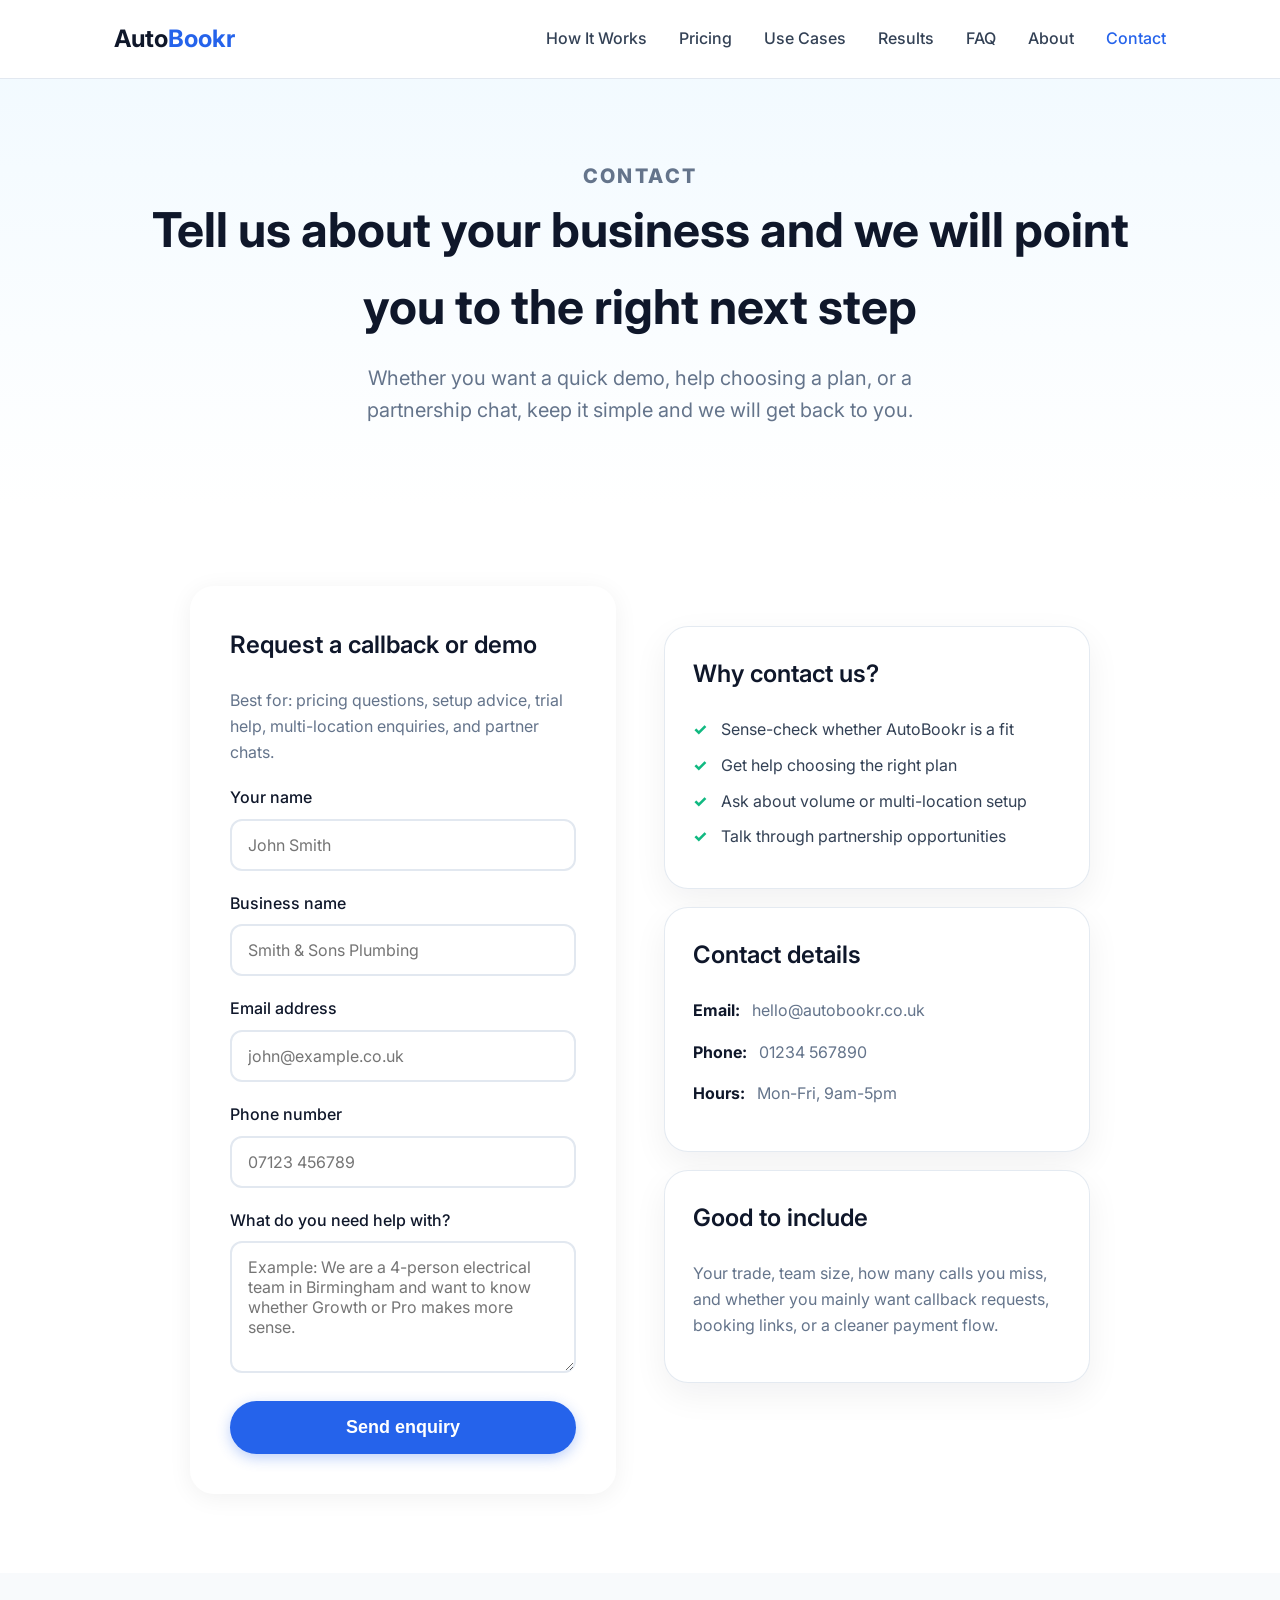
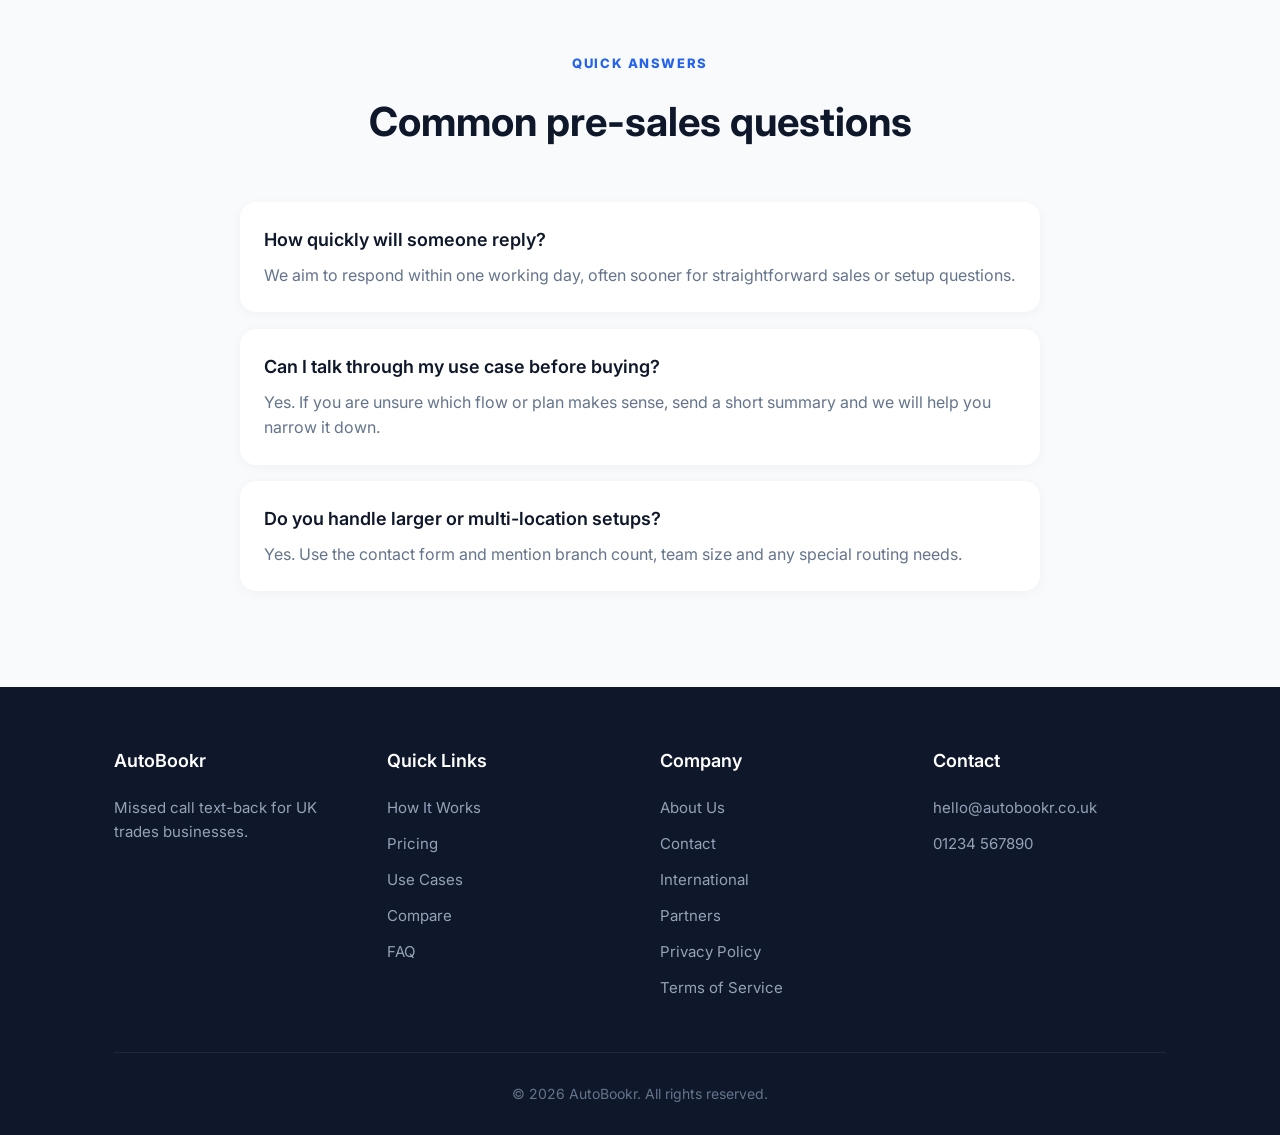
<file: contact.html>
<!DOCTYPE html>
<html lang="en">
<head>
    <meta charset="UTF-8">
    <meta name="viewport" content="width=device-width, initial-scale=1.0">
    <title>Contact AutoBookr</title>
    <meta name="description" content="Talk to AutoBookr about setup, pricing, demos, partnerships or whether missed call text-back is right for your trade business.">
    <link rel="preconnect" href="https://fonts.googleapis.com">
    <link rel="preconnect" href="https://fonts.gstatic.com" crossorigin>
    <link href="https://fonts.googleapis.com/css2?family=Inter:wght@400;500;600;700;800&display=swap" rel="stylesheet">
    <link rel="stylesheet" href="styles.css">
</head>
<body>
    <nav>
        <div class="container nav-content">
            <a href="index.html" class="logo">Auto<span>Bookr</span></a>
            <button class="hamburger" aria-label="Toggle menu">
                <span></span>
                <span></span>
                <span></span>
            </button>
            <ul class="nav-links">
                <li><a href="how-it-works.html">How It Works</a></li>
                <li><a href="pricing.html">Pricing</a></li>
                <li><a href="use-cases.html">Use Cases</a></li>
                <li><a href="results.html">Results</a></li>
                <li><a href="faq.html">FAQ</a></li>
                <li><a href="about.html">About</a></li>
                <li><a href="contact.html">Contact</a></li>
            </ul>
        </div>
    </nav>

    <section class="page-header">
        <div class="container">
            <p class="mini-label align-center">Contact</p>
            <h1>Tell us about your business and we will point you to the right next step</h1>
            <p>Whether you want a quick demo, help choosing a plan, or a partnership chat, keep it simple and we will get back to you.</p>
        </div>
    </section>

    <section class="section">
        <div class="container">
            <div class="contact-wrapper">
                <div class="contact-form">
                    <h3>Request a callback or demo</h3>
                    <p class="contact-intro">Best for: pricing questions, setup advice, trial help, multi-location enquiries, and partner chats.</p>
                    <form id="contact-form">
                        <div class="form-group">
                            <label for="name">Your name</label>
                            <input type="text" id="name" name="name" placeholder="John Smith" required>
                        </div>
                        <div class="form-group">
                            <label for="business">Business name</label>
                            <input type="text" id="business" name="business" placeholder="Smith & Sons Plumbing">
                        </div>
                        <div class="form-group">
                            <label for="email">Email address</label>
                            <input type="email" id="email" name="email" placeholder="john@example.co.uk" required>
                        </div>
                        <div class="form-group">
                            <label for="phone">Phone number</label>
                            <input type="tel" id="phone" name="phone" placeholder="07123 456789">
                        </div>
                        <div class="form-group">
                            <label for="message">What do you need help with?</label>
                            <textarea id="message" name="message" rows="5" placeholder="Example: We are a 4-person electrical team in Birmingham and want to know whether Growth or Pro makes more sense." required></textarea>
                        </div>
                        <button type="submit" class="cta-button" style="width: 100%; border: none; cursor: pointer;">Send enquiry</button>
                    </form>
                </div>
                <div class="contact-info contact-info-card">
                    <div class="info-panel">
                        <h3>Why contact us?</h3>
                        <ul class="check-list compact">
                            <li>Sense-check whether AutoBookr is a fit</li>
                            <li>Get help choosing the right plan</li>
                            <li>Ask about volume or multi-location setup</li>
                            <li>Talk through partnership opportunities</li>
                        </ul>
                    </div>

                    <div class="info-panel">
                        <h3>Contact details</h3>
                        <p><strong>Email:</strong> hello@autobookr.co.uk</p>
                        <p><strong>Phone:</strong> 01234 567890</p>
                        <p><strong>Hours:</strong> Mon-Fri, 9am-5pm</p>
                    </div>

                    <div class="info-panel">
                        <h3>Good to include</h3>
                        <p>Your trade, team size, how many calls you miss, and whether you mainly want callback requests, booking links, or a cleaner payment flow.</p>
                    </div>
                </div>
            </div>
        </div>
    </section>

    <section class="section section-alt">
        <div class="container">
            <p class="mini-label align-center">Quick answers</p>
            <h2 class="section-title">Common pre-sales questions</h2>
            <div class="faq-grid">
                <div class="faq-item">
                    <h3>How quickly will someone reply?</h3>
                    <p>We aim to respond within one working day, often sooner for straightforward sales or setup questions.</p>
                </div>
                <div class="faq-item">
                    <h3>Can I talk through my use case before buying?</h3>
                    <p>Yes. If you are unsure which flow or plan makes sense, send a short summary and we will help you narrow it down.</p>
                </div>
                <div class="faq-item">
                    <h3>Do you handle larger or multi-location setups?</h3>
                    <p>Yes. Use the contact form and mention branch count, team size and any special routing needs.</p>
                </div>
            </div>
        </div>
    </section>

    <footer>
        <div class="container">
            <div class="footer-content">
                <div class="footer-section">
                    <h4>AutoBookr</h4>
                    <p>Missed call text-back for UK trades businesses.</p>
                </div>
                <div class="footer-section">
                    <h4>Quick Links</h4>
                    <a href="how-it-works.html">How It Works</a>
                    <a href="pricing.html">Pricing</a>
                    <a href="use-cases.html">Use Cases</a>
                    <a href="compare.html">Compare</a>
                    <a href="faq.html">FAQ</a>
                </div>
                <div class="footer-section">
                    <h4>Company</h4>
                    <a href="about.html">About Us</a>
                    <a href="contact.html">Contact</a>
                    <a href="international.html">International</a>
                    <a href="whitelabel.html">Partners</a>
                    <a href="privacy.html">Privacy Policy</a>
                    <a href="terms.html">Terms of Service</a>
                </div>
                <div class="footer-section">
                    <h4>Contact</h4>
                    <p>hello@autobookr.co.uk</p>
                    <p>01234 567890</p>
                </div>
            </div>
            <div class="footer-bottom">
                <p>© 2026 AutoBookr. All rights reserved.</p>
            </div>
        </div>
    </footer>

    <script src="script.js"></script>
</body>
</html>
</file>
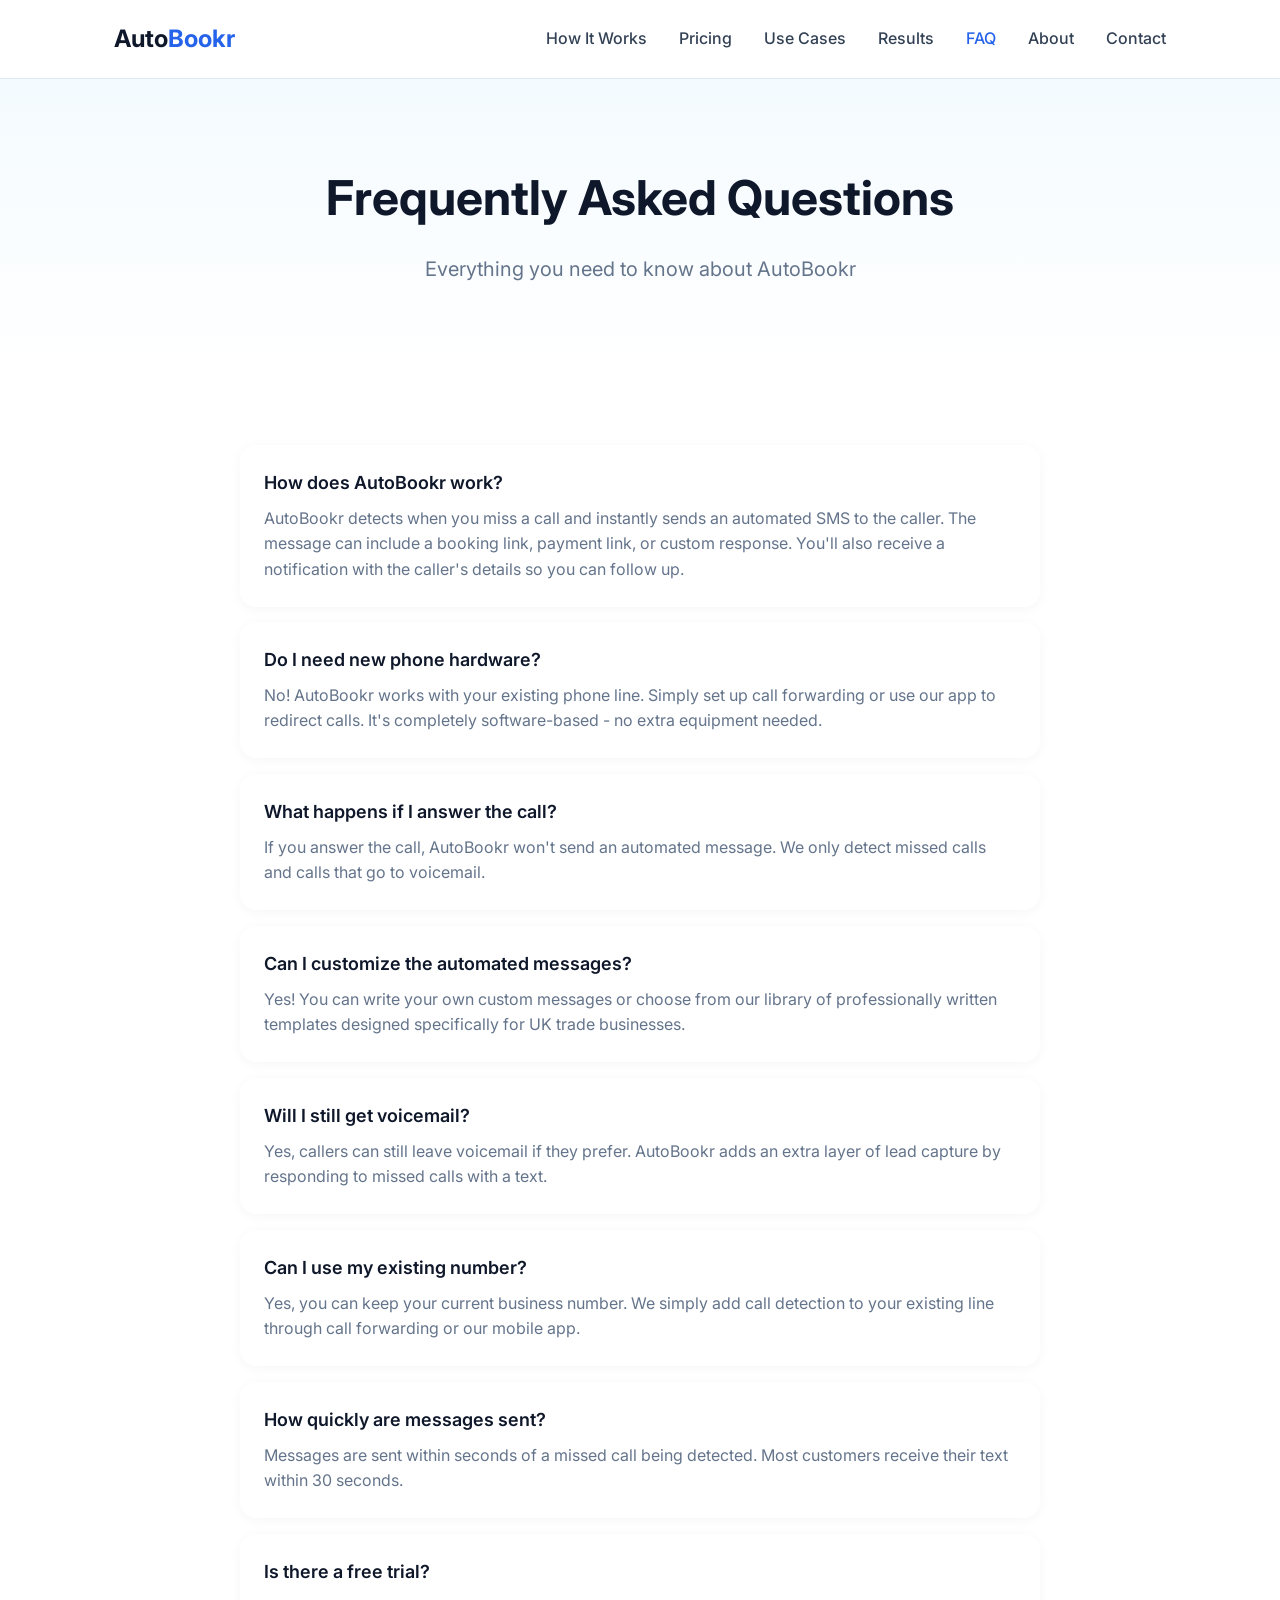
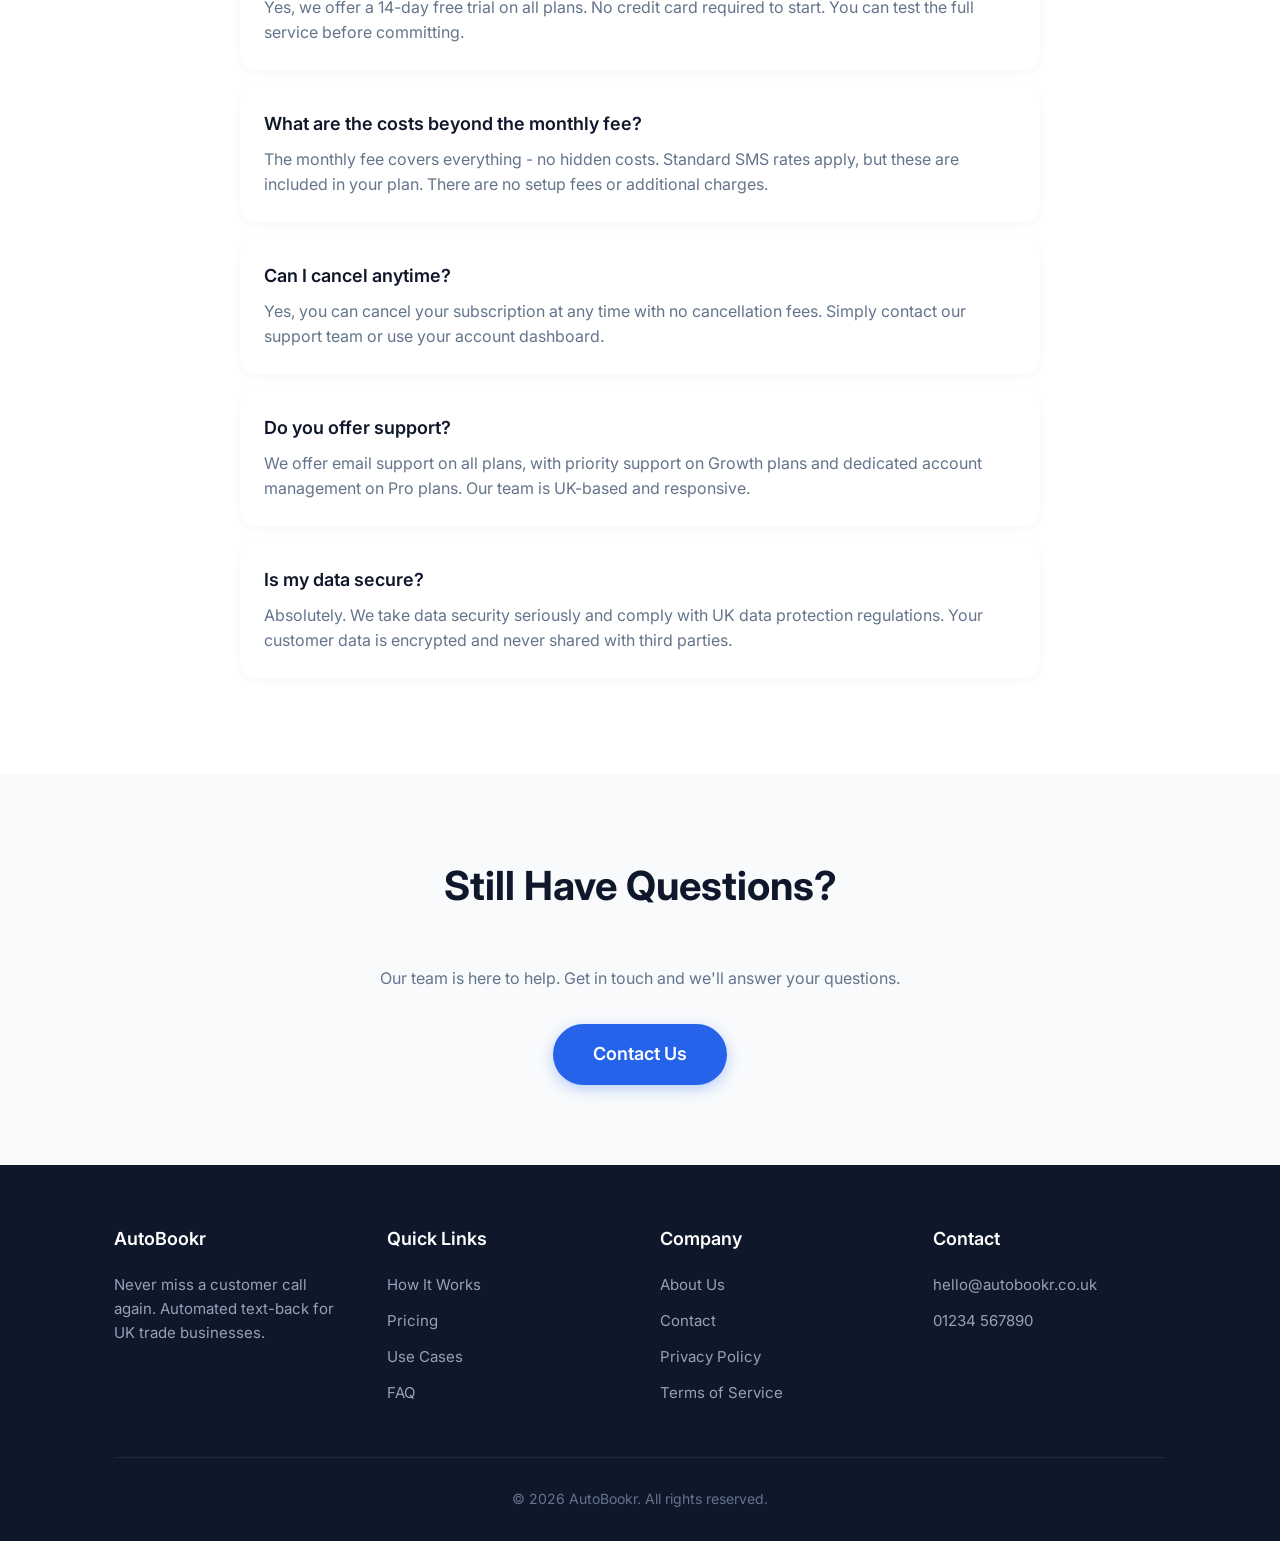
<file: faq.html>
<!DOCTYPE html>
<html lang="en">
<head>
    <meta charset="UTF-8">
    <meta name="viewport" content="width=device-width, initial-scale=1.0">
    <title>FAQ - AutoBookr</title>
    <link rel="preconnect" href="https://fonts.googleapis.com">
    <link rel="preconnect" href="https://fonts.gstatic.com" crossorigin>
    <link href="https://fonts.googleapis.com/css2?family=Inter:wght@400;500;600;700&display=swap" rel="stylesheet">
    <link rel="stylesheet" href="styles.css">
</head>
<body>
    <nav>
        <div class="container nav-content">
            <a href="index.html" class="logo">Auto<span>Bookr</span></a>
            <button class="hamburger" aria-label="Toggle menu">
                <span></span>
                <span></span>
                <span></span>
            </button>
            <ul class="nav-links">
                <li><a href="how-it-works.html">How It Works</a></li>
                <li><a href="pricing.html">Pricing</a></li>
                <li><a href="use-cases.html">Use Cases</a></li>
                <li><a href="results.html">Results</a></li>
                <li><a href="faq.html">FAQ</a></li>
                <li><a href="about.html">About</a></li>
                <li><a href="contact.html">Contact</a></li>
            </ul>
        </div>
    </nav>

    <section class="page-header">
        <div class="container">
            <h1>Frequently Asked Questions</h1>
            <p>Everything you need to know about AutoBookr</p>
        </div>
    </section>

    <section class="section">
        <div class="container">
            <div class="faq-grid">
                <div class="faq-item">
                    <h3>How does AutoBookr work?</h3>
                    <p>AutoBookr detects when you miss a call and instantly sends an automated SMS to the caller. The message can include a booking link, payment link, or custom response. You'll also receive a notification with the caller's details so you can follow up.</p>
                </div>
                <div class="faq-item">
                    <h3>Do I need new phone hardware?</h3>
                    <p>No! AutoBookr works with your existing phone line. Simply set up call forwarding or use our app to redirect calls. It's completely software-based - no extra equipment needed.</p>
                </div>
                <div class="faq-item">
                    <h3>What happens if I answer the call?</h3>
                    <p>If you answer the call, AutoBookr won't send an automated message. We only detect missed calls and calls that go to voicemail.</p>
                </div>
                <div class="faq-item">
                    <h3>Can I customize the automated messages?</h3>
                    <p>Yes! You can write your own custom messages or choose from our library of professionally written templates designed specifically for UK trade businesses.</p>
                </div>
                <div class="faq-item">
                    <h3>Will I still get voicemail?</h3>
                    <p>Yes, callers can still leave voicemail if they prefer. AutoBookr adds an extra layer of lead capture by responding to missed calls with a text.</p>
                </div>
                <div class="faq-item">
                    <h3>Can I use my existing number?</h3>
                    <p>Yes, you can keep your current business number. We simply add call detection to your existing line through call forwarding or our mobile app.</p>
                </div>
                <div class="faq-item">
                    <h3>How quickly are messages sent?</h3>
                    <p>Messages are sent within seconds of a missed call being detected. Most customers receive their text within 30 seconds.</p>
                </div>
                <div class="faq-item">
                    <h3>Is there a free trial?</h3>
                    <p>Yes, we offer a 14-day free trial on all plans. No credit card required to start. You can test the full service before committing.</p>
                </div>
                <div class="faq-item">
                    <h3>What are the costs beyond the monthly fee?</h3>
                    <p>The monthly fee covers everything - no hidden costs. Standard SMS rates apply, but these are included in your plan. There are no setup fees or additional charges.</p>
                </div>
                <div class="faq-item">
                    <h3>Can I cancel anytime?</h3>
                    <p>Yes, you can cancel your subscription at any time with no cancellation fees. Simply contact our support team or use your account dashboard.</p>
                </div>
                <div class="faq-item">
                    <h3>Do you offer support?</h3>
                    <p>We offer email support on all plans, with priority support on Growth plans and dedicated account management on Pro plans. Our team is UK-based and responsive.</p>
                </div>
                <div class="faq-item">
                    <h3>Is my data secure?</h3>
                    <p>Absolutely. We take data security seriously and comply with UK data protection regulations. Your customer data is encrypted and never shared with third parties.</p>
                </div>
            </div>
        </div>
    </section>

    <section class="section section-alt">
        <div class="container" style="text-align: center;">
            <h2 class="section-title">Still Have Questions?</h2>
            <p style="margin-bottom: 32px; color: var(--text-light); max-width: 600px; margin-left: auto; margin-right: auto;">Our team is here to help. Get in touch and we'll answer your questions.</p>
            <a href="contact.html" class="cta-button">Contact Us</a>
        </div>
    </section>

    <footer>
        <div class="container">
            <div class="footer-content">
                <div class="footer-section">
                    <h4>AutoBookr</h4>
                    <p>Never miss a customer call again. Automated text-back for UK trade businesses.</p>
                </div>
                <div class="footer-section">
                    <h4>Quick Links</h4>
                    <a href="how-it-works.html">How It Works</a>
                    <a href="pricing.html">Pricing</a>
                    <a href="use-cases.html">Use Cases</a>
                    <a href="faq.html">FAQ</a>
                </div>
                <div class="footer-section">
                    <h4>Company</h4>
                    <a href="about.html">About Us</a>
                    <a href="contact.html">Contact</a>
                    <a href="privacy.html">Privacy Policy</a>
                    <a href="terms.html">Terms of Service</a>
                </div>
                <div class="footer-section">
                    <h4>Contact</h4>
                    <p>hello@autobookr.co.uk</p>
                    <p>01234 567890</p>
                </div>
            </div>
            <div class="footer-bottom">
                <p>© 2026 AutoBookr. All rights reserved.</p>
            </div>
        </div>
    </footer>

    <script src="script.js"></script>
</body>
</html>
</file>
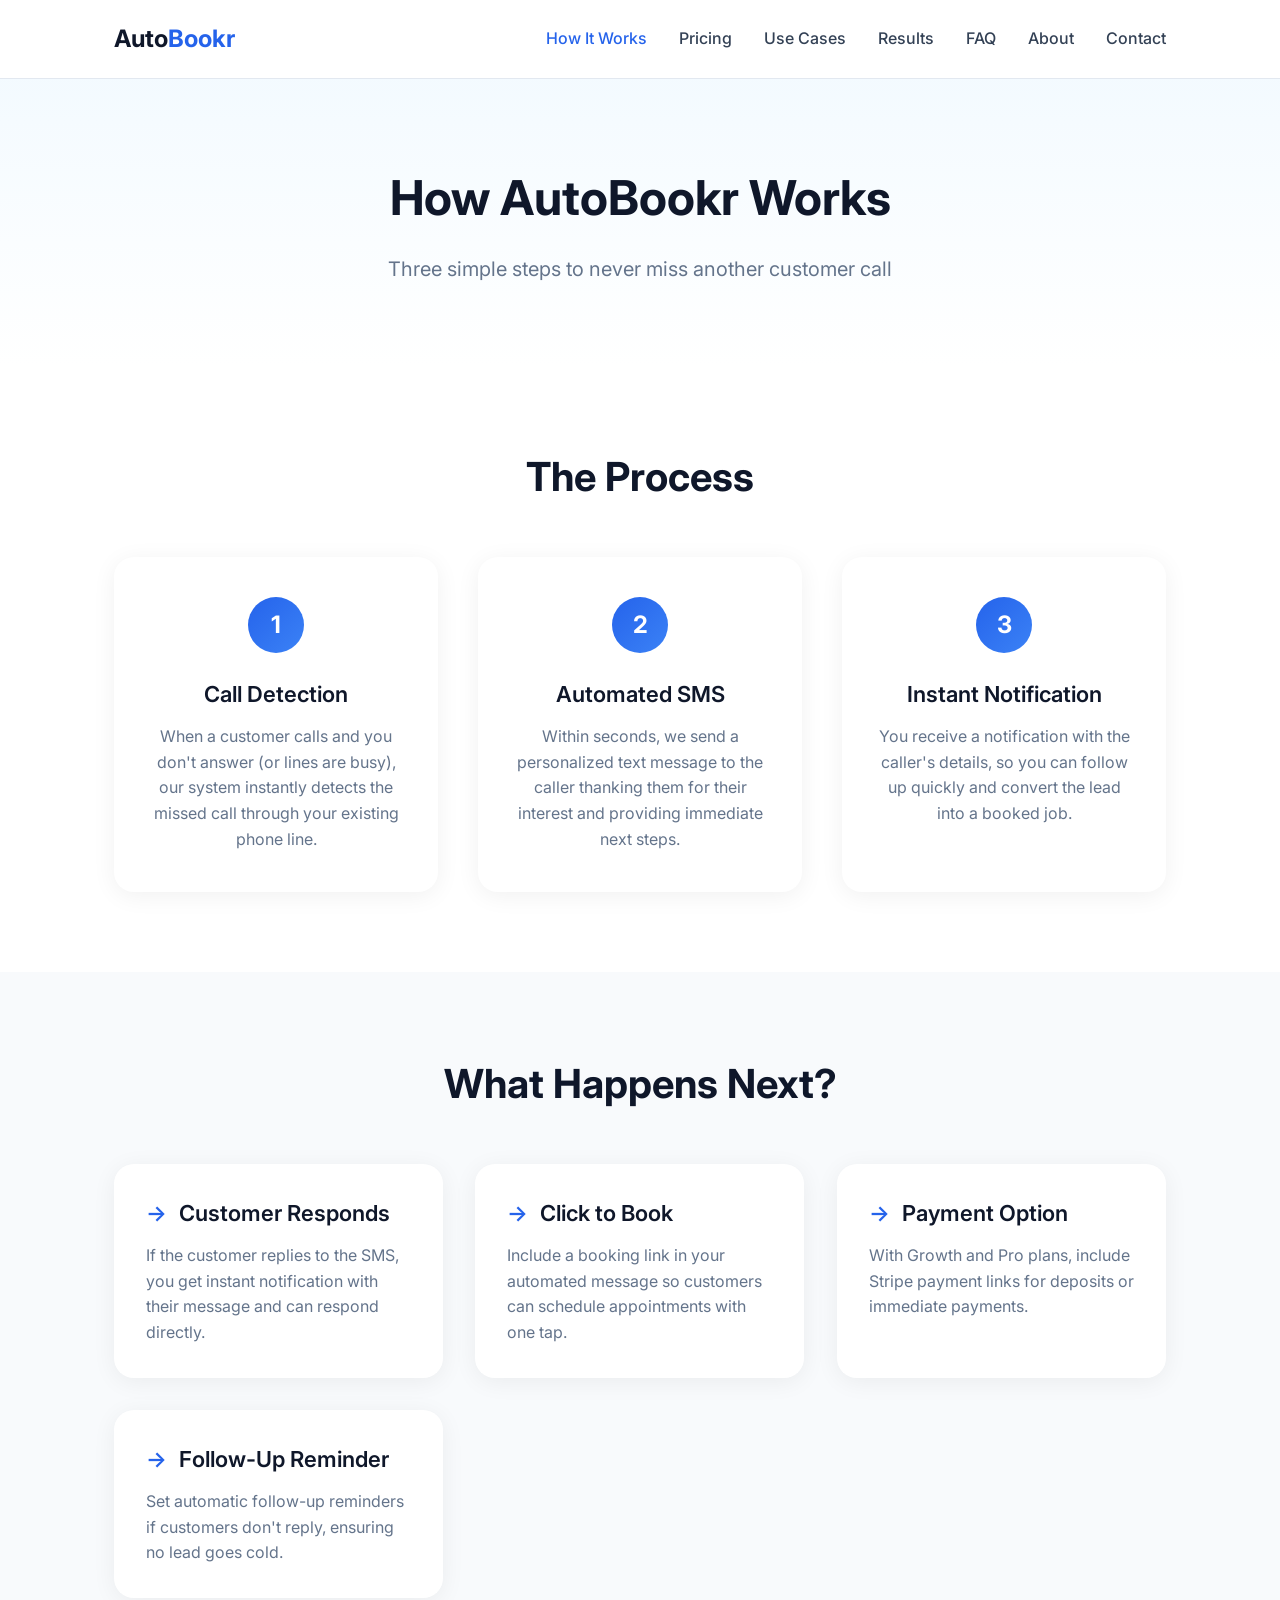
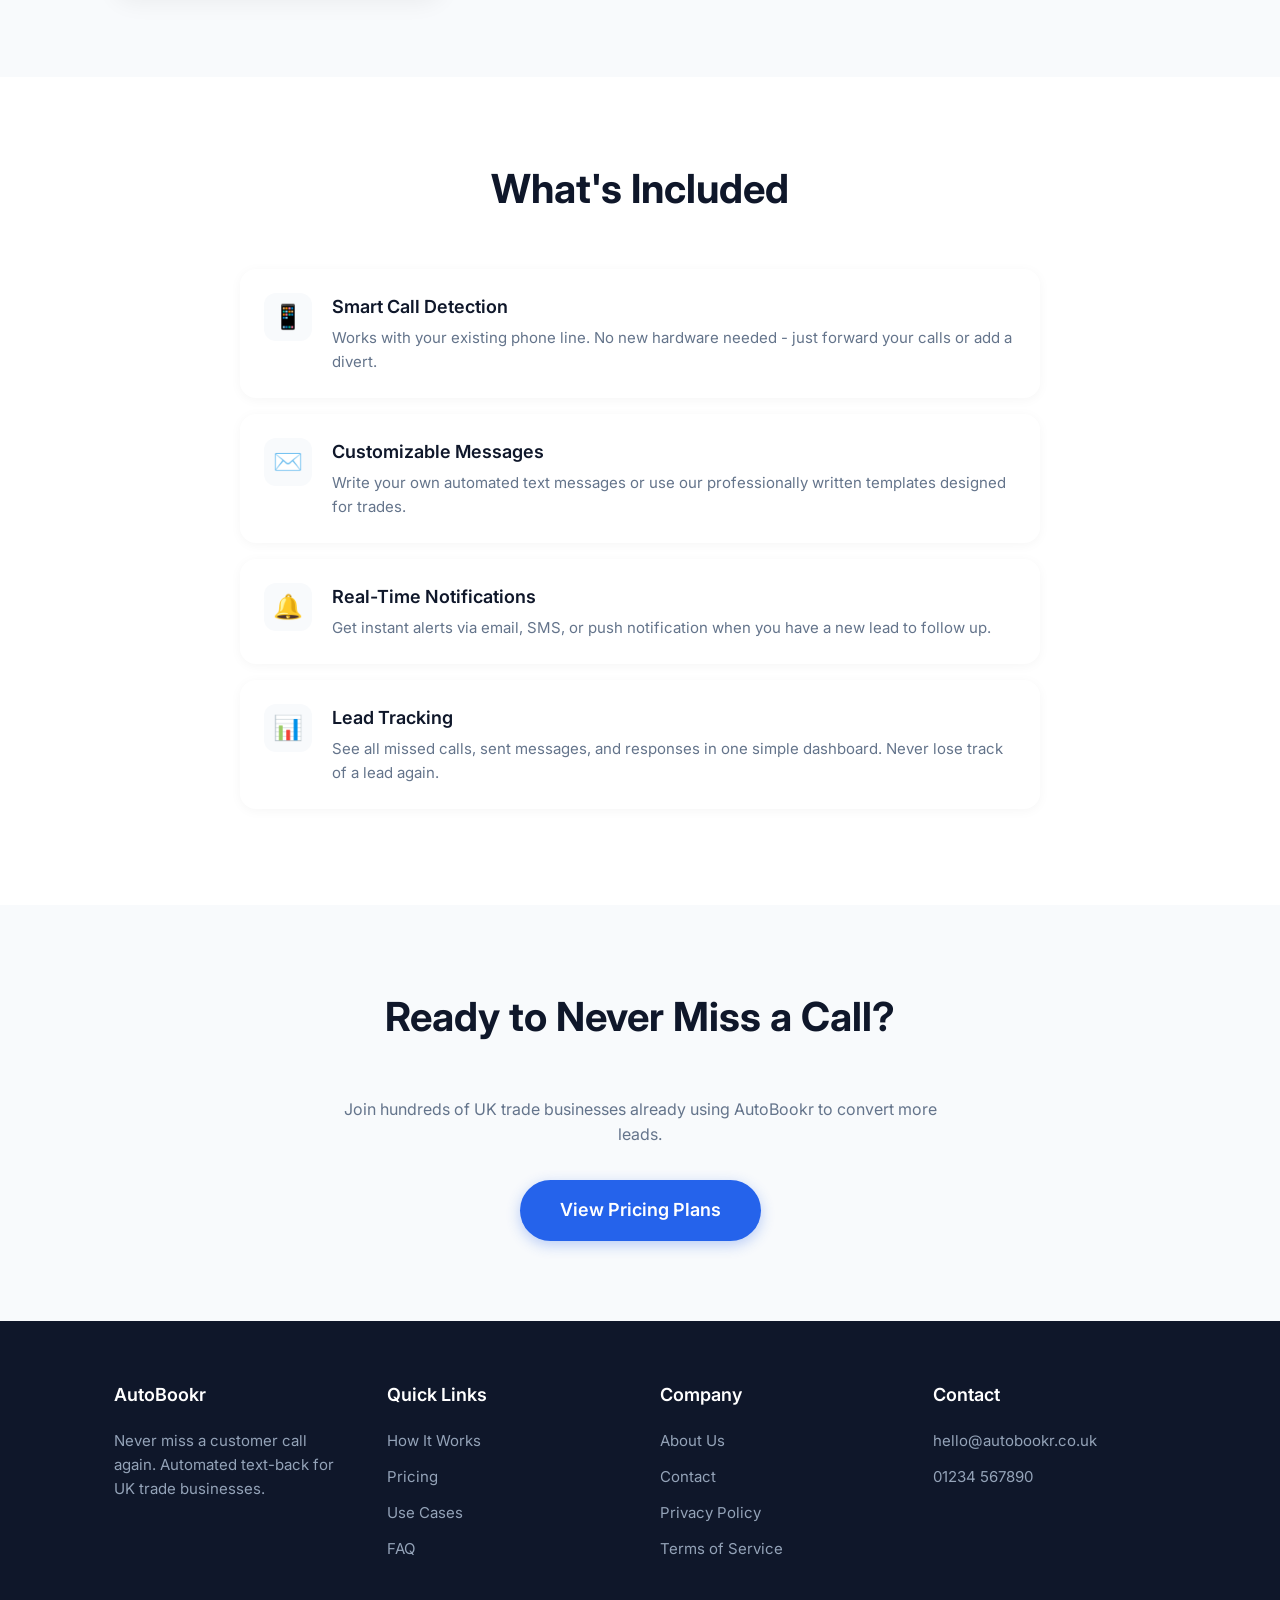
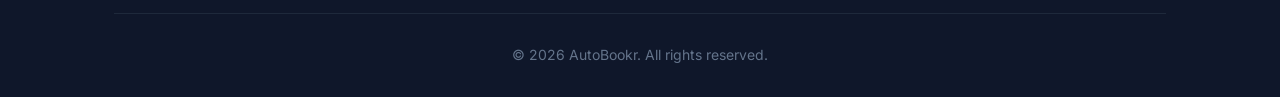
<file: how-it-works.html>
<!DOCTYPE html>
<html lang="en">
<head>
    <meta charset="UTF-8">
    <meta name="viewport" content="width=device-width, initial-scale=1.0">
    <title>How It Works - AutoBookr</title>
    <link rel="preconnect" href="https://fonts.googleapis.com">
    <link rel="preconnect" href="https://fonts.gstatic.com" crossorigin>
    <link href="https://fonts.googleapis.com/css2?family=Inter:wght@400;500;600;700&display=swap" rel="stylesheet">
    <link rel="stylesheet" href="styles.css">
</head>
<body>
    <nav>
        <div class="container nav-content">
            <a href="index.html" class="logo">Auto<span>Bookr</span></a>
            <button class="hamburger" aria-label="Toggle menu">
                <span></span>
                <span></span>
                <span></span>
            </button>
            <ul class="nav-links">
                <li><a href="how-it-works.html">How It Works</a></li>
                <li><a href="pricing.html">Pricing</a></li>
                <li><a href="use-cases.html">Use Cases</a></li>
                <li><a href="results.html">Results</a></li>
                <li><a href="faq.html">FAQ</a></li>
                <li><a href="about.html">About</a></li>
                <li><a href="contact.html">Contact</a></li>
            </ul>
        </div>
    </nav>

    <section class="page-header">
        <div class="container">
            <h1>How AutoBookr Works</h1>
            <p>Three simple steps to never miss another customer call</p>
        </div>
    </section>

    <section class="section">
        <div class="container">
            <h2 class="section-title">The Process</h2>
            <div class="steps">
                <div class="step">
                    <div class="step-number">1</div>
                    <h3>Call Detection</h3>
                    <p>When a customer calls and you don't answer (or lines are busy), our system instantly detects the missed call through your existing phone line.</p>
                </div>
                <div class="step">
                    <div class="step-number">2</div>
                    <h3>Automated SMS</h3>
                    <p>Within seconds, we send a personalized text message to the caller thanking them for their interest and providing immediate next steps.</p>
                </div>
                <div class="step">
                    <div class="step-number">3</div>
                    <h3>Instant Notification</h3>
                    <p>You receive a notification with the caller's details, so you can follow up quickly and convert the lead into a booked job.</p>
                </div>
            </div>
        </div>
    </section>

    <section class="section section-alt">
        <div class="container">
            <h2 class="section-title">What Happens Next?</h2>
            <div class="feature-grid">
                <div class="feature-card">
                    <h3>Customer Responds</h3>
                    <p>If the customer replies to the SMS, you get instant notification with their message and can respond directly.</p>
                </div>
                <div class="feature-card">
                    <h3>Click to Book</h3>
                    <p>Include a booking link in your automated message so customers can schedule appointments with one tap.</p>
                </div>
                <div class="feature-card">
                    <h3>Payment Option</h3>
                    <p>With Growth and Pro plans, include Stripe payment links for deposits or immediate payments.</p>
                </div>
                <div class="feature-card">
                    <h3>Follow-Up Reminder</h3>
                    <p>Set automatic follow-up reminders if customers don't reply, ensuring no lead goes cold.</p>
                </div>
            </div>
        </div>
    </section>

    <section class="section">
        <div class="container">
            <h2 class="section-title">What's Included</h2>
            <div class="benefits-list">
                <div class="benefit-item">
                    <div class="benefit-icon">📱</div>
                    <div class="benefit-content">
                        <h3>Smart Call Detection</h3>
                        <p>Works with your existing phone line. No new hardware needed - just forward your calls or add a divert.</p>
                    </div>
                </div>
                <div class="benefit-item">
                    <div class="benefit-icon">✉️</div>
                    <div class="benefit-content">
                        <h3>Customizable Messages</h3>
                        <p>Write your own automated text messages or use our professionally written templates designed for trades.</p>
                    </div>
                </div>
                <div class="benefit-item">
                    <div class="benefit-icon">🔔</div>
                    <div class="benefit-content">
                        <h3>Real-Time Notifications</h3>
                        <p>Get instant alerts via email, SMS, or push notification when you have a new lead to follow up.</p>
                    </div>
                </div>
                <div class="benefit-item">
                    <div class="benefit-icon">📊</div>
                    <div class="benefit-content">
                        <h3>Lead Tracking</h3>
                        <p>See all missed calls, sent messages, and responses in one simple dashboard. Never lose track of a lead again.</p>
                    </div>
                </div>
            </div>
        </div>
    </section>

    <section class="section section-alt">
        <div class="container" style="text-align: center;">
            <h2 class="section-title">Ready to Never Miss a Call?</h2>
            <p style="margin-bottom: 32px; color: var(--text-light); max-width: 600px; margin-left: auto; margin-right: auto;">Join hundreds of UK trade businesses already using AutoBookr to convert more leads.</p>
            <a href="pricing.html" class="cta-button">View Pricing Plans</a>
        </div>
    </section>

    <footer>
        <div class="container">
            <div class="footer-content">
                <div class="footer-section">
                    <h4>AutoBookr</h4>
                    <p>Never miss a customer call again. Automated text-back for UK trade businesses.</p>
                </div>
                <div class="footer-section">
                    <h4>Quick Links</h4>
                    <a href="how-it-works.html">How It Works</a>
                    <a href="pricing.html">Pricing</a>
                    <a href="use-cases.html">Use Cases</a>
                    <a href="faq.html">FAQ</a>
                </div>
                <div class="footer-section">
                    <h4>Company</h4>
                    <a href="about.html">About Us</a>
                    <a href="contact.html">Contact</a>
                    <a href="privacy.html">Privacy Policy</a>
                    <a href="terms.html">Terms of Service</a>
                </div>
                <div class="footer-section">
                    <h4>Contact</h4>
                    <p>hello@autobookr.co.uk</p>
                    <p>01234 567890</p>
                </div>
            </div>
            <div class="footer-bottom">
                <p>© 2026 AutoBookr. All rights reserved.</p>
            </div>
        </div>
    </footer>

    <script src="script.js"></script>
</body>
</html>
</file>
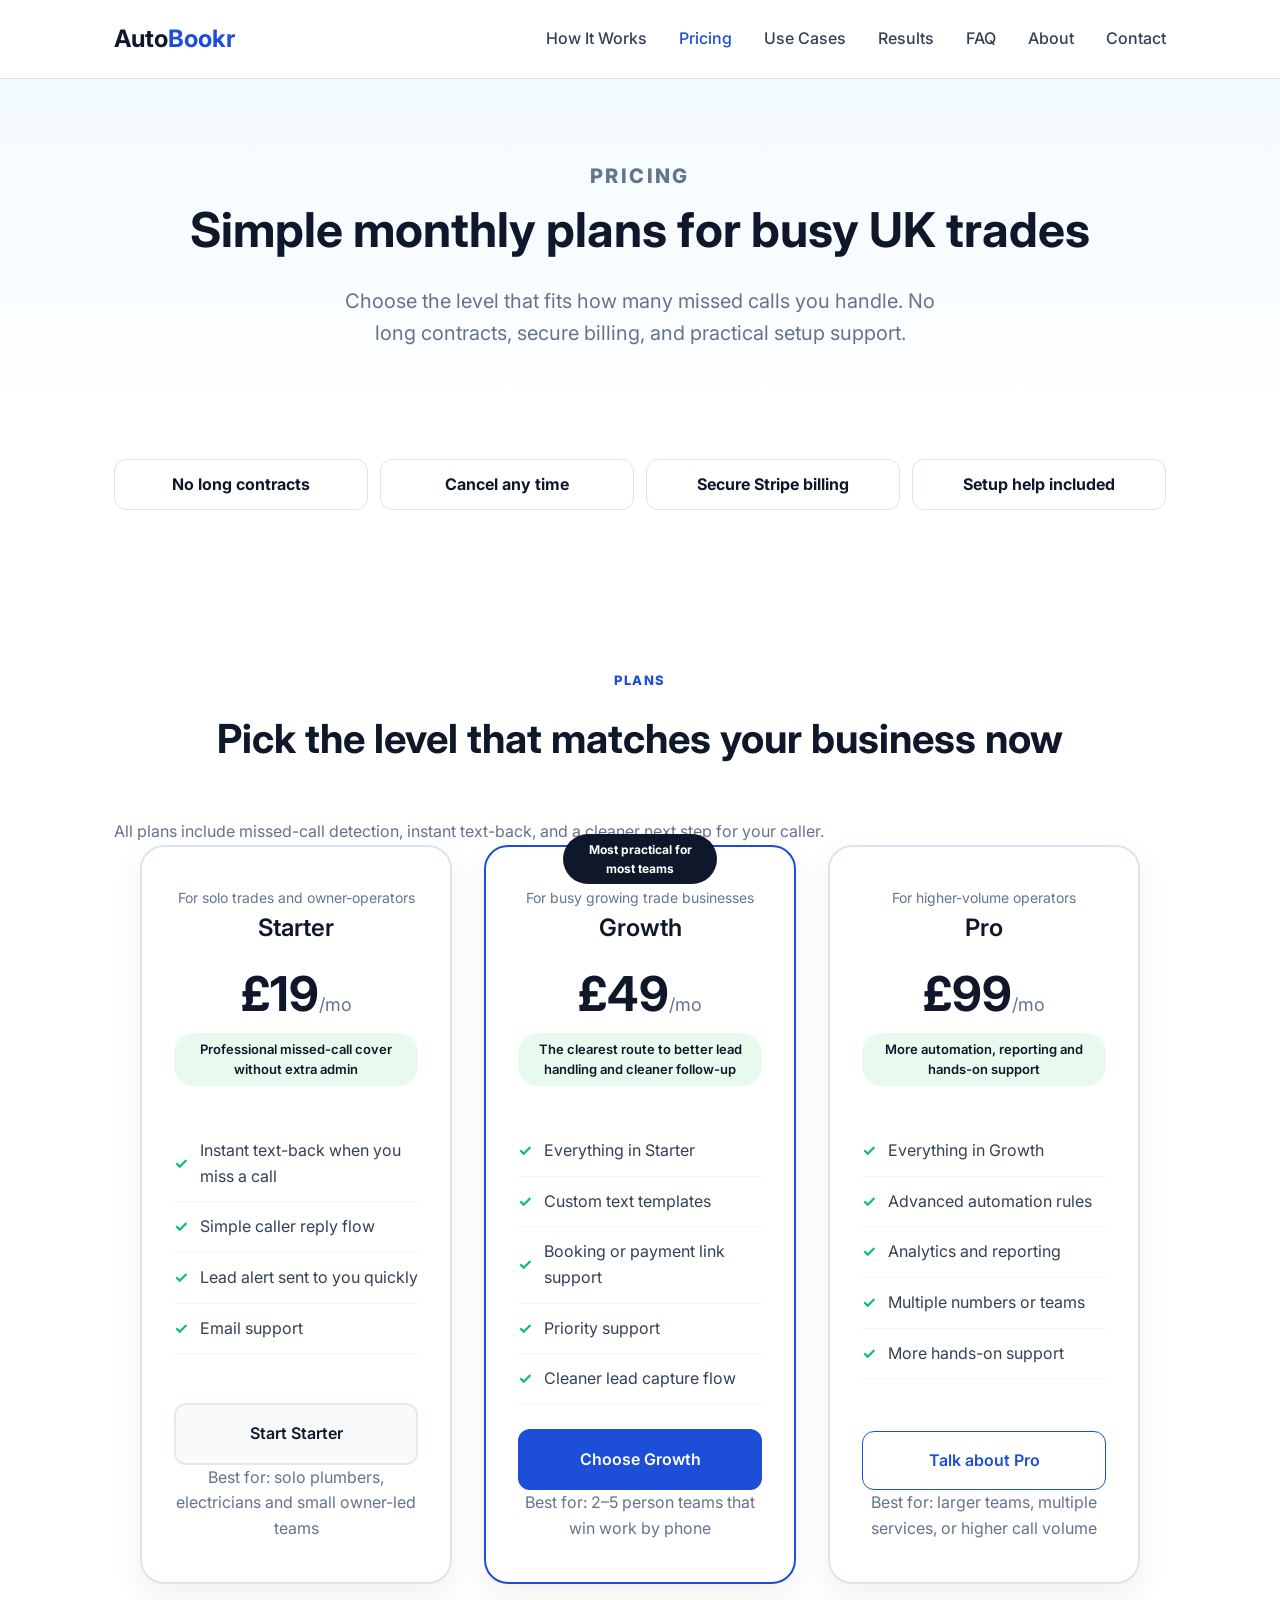
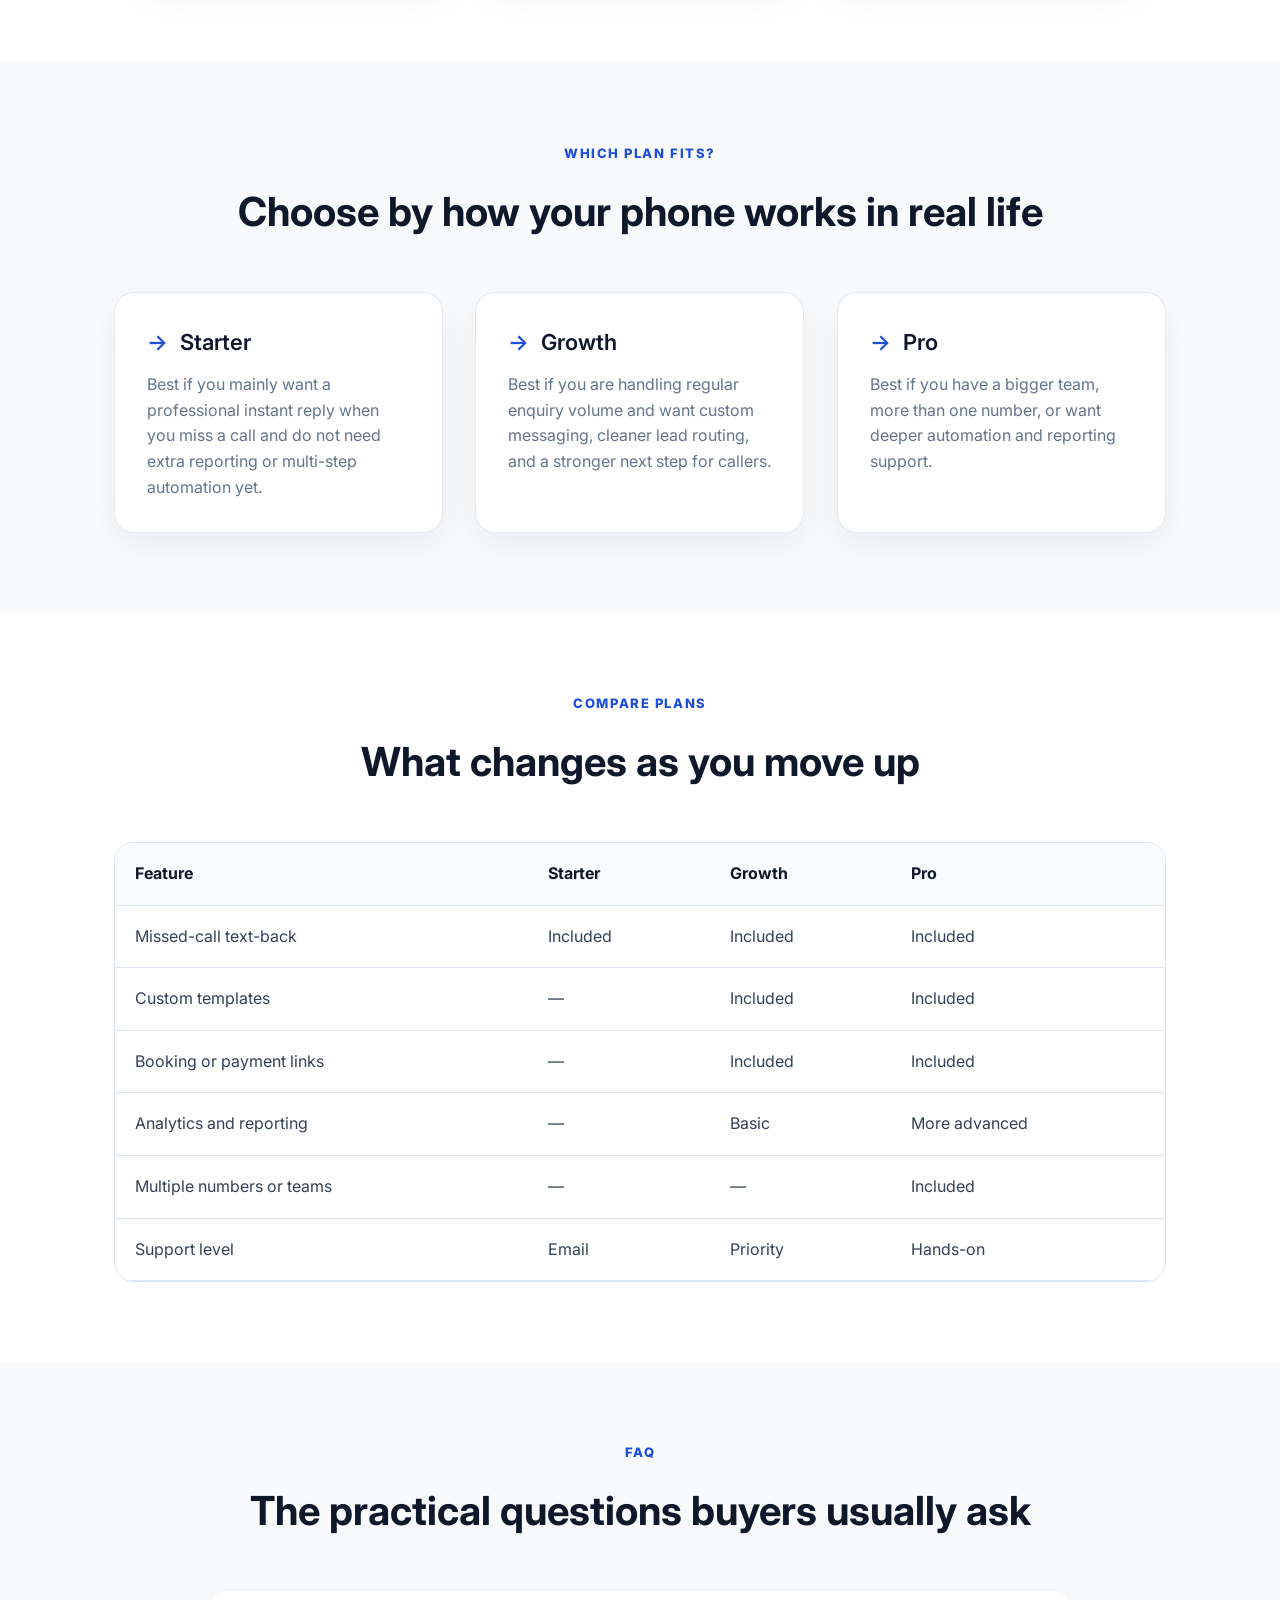
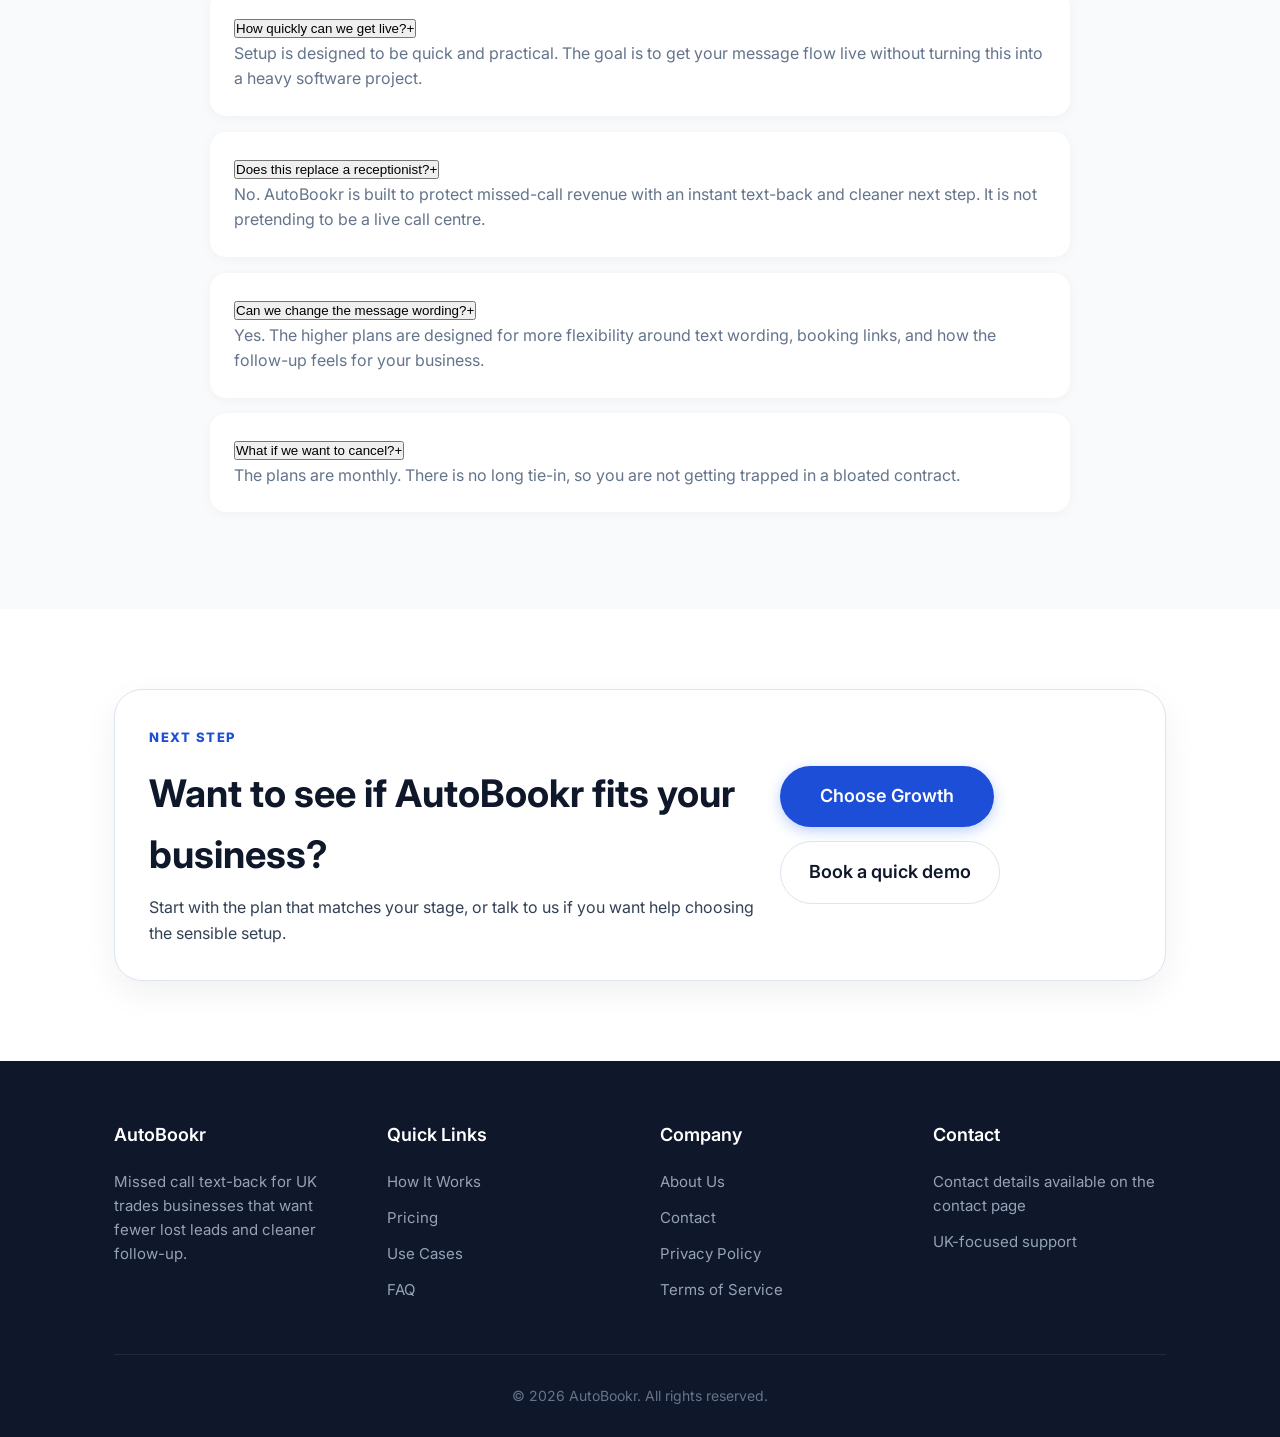
<file: pricing.html>
<!DOCTYPE html>
<html lang="en">
<head>
    <meta charset="UTF-8">
    <meta name="viewport" content="width=device-width, initial-scale=1.0">
    <title>Pricing | AutoBookr</title>
    <meta name="description" content="Simple AutoBookr pricing for UK trades. Pick the plan that fits your business, get set up quickly, and stop losing missed-call leads.">
    <link rel="preconnect" href="https://fonts.googleapis.com">
    <link rel="preconnect" href="https://fonts.gstatic.com" crossorigin>
    <link href="https://fonts.googleapis.com/css2?family=Inter:wght@400;500;600;700;800&display=swap" rel="stylesheet">
    <link rel="stylesheet" href="styles.css">
    <link rel="stylesheet" href="styles-cleanup-overrides.css">
</head>
<body>
    <nav>
        <div class="container nav-content">
            <a href="index.html" class="logo">Auto<span>Bookr</span></a>
            <button class="hamburger" aria-label="Toggle menu">
                <span></span>
                <span></span>
                <span></span>
            </button>
            <ul class="nav-links">
                <li><a href="how-it-works.html">How It Works</a></li>
                <li><a href="pricing.html">Pricing</a></li>
                <li><a href="use-cases.html">Use Cases</a></li>
                <li><a href="results.html">Results</a></li>
                <li><a href="faq.html">FAQ</a></li>
                <li><a href="about.html">About</a></li>
                <li><a href="contact.html">Contact</a></li>
            </ul>
        </div>
    </nav>

    <section class="page-header">
        <div class="container">
            <p class="mini-label align-center">Pricing</p>
            <h1>Simple monthly plans for busy UK trades</h1>
            <p>Choose the level that fits how many missed calls you handle. No long contracts, secure billing, and practical setup support.</p>
        </div>
    </section>

    <section class="section section-tight">
        <div class="container">
            <div class="trust-strip trust-strip-strong pricing-reassurance-strip">
                <div class="trust-item">No long contracts</div>
                <div class="trust-item">Cancel any time</div>
                <div class="trust-item">Secure Stripe billing</div>
                <div class="trust-item">Setup help included</div>
            </div>
        </div>
    </section>

    <section class="pricing section" id="pricing">
        <div class="container">
            <p class="mini-label align-center">Plans</p>
            <h2 class="section-title">Pick the level that matches your business now</h2>
            <p class="section-subtitle pricing-subtitle">All plans include missed-call detection, instant text-back, and a cleaner next step for your caller.</p>
            <div class="pricing-grid">
                <div class="pricing-card">
                    <p class="plan-tag">For solo trades and owner-operators</p>
                    <h3>Starter</h3>
                    <div class="price">£19<span>/mo</span></div>
                    <p class="value-anchor">Professional missed-call cover without extra admin</p>
                    <ul>
                        <li>Instant text-back when you miss a call</li>
                        <li>Simple caller reply flow</li>
                        <li>Lead alert sent to you quickly</li>
                        <li>Email support</li>
                    </ul>
                    <a href="https://buy.stripe.com/test_dRm28qbvL5L8gEjdN0a3u00" class="pricing-btn">Start Starter</a>
                    <p class="plan-fit">Best for: solo plumbers, electricians and small owner-led teams</p>
                </div>
                <div class="pricing-card featured">
                    <div class="pricing-badge">Most practical for most teams</div>
                    <p class="plan-tag">For busy growing trade businesses</p>
                    <h3>Growth</h3>
                    <div class="price">£49<span>/mo</span></div>
                    <p class="value-anchor">The clearest route to better lead handling and cleaner follow-up</p>
                    <ul>
                        <li>Everything in Starter</li>
                        <li>Custom text templates</li>
                        <li>Booking or payment link support</li>
                        <li>Priority support</li>
                        <li>Cleaner lead capture flow</li>
                    </ul>
                    <a href="https://buy.stripe.com/test_bJe14m2Zf7TgfAf6kya3u01" class="pricing-btn">Choose Growth</a>
                    <p class="plan-fit">Best for: 2–5 person teams that win work by phone</p>
                </div>
                <div class="pricing-card">
                    <p class="plan-tag">For higher-volume operators</p>
                    <h3>Pro</h3>
                    <div class="price">£99<span>/mo</span></div>
                    <p class="value-anchor">More automation, reporting and hands-on support</p>
                    <ul>
                        <li>Everything in Growth</li>
                        <li>Advanced automation rules</li>
                        <li>Analytics and reporting</li>
                        <li>Multiple numbers or teams</li>
                        <li>More hands-on support</li>
                    </ul>
                    <a href="contact.html" class="pricing-btn pricing-btn-secondary">Talk about Pro</a>
                    <p class="plan-fit">Best for: larger teams, multiple services, or higher call volume</p>
                </div>
            </div>
        </div>
    </section>

    <section class="section section-alt">
        <div class="container">
            <p class="mini-label align-center">Which plan fits?</p>
            <h2 class="section-title">Choose by how your phone works in real life</h2>
            <div class="feature-grid feature-grid-polished">
                <div class="feature-card">
                    <h3>Starter</h3>
                    <p>Best if you mainly want a professional instant reply when you miss a call and do not need extra reporting or multi-step automation yet.</p>
                </div>
                <div class="feature-card">
                    <h3>Growth</h3>
                    <p>Best if you are handling regular enquiry volume and want custom messaging, cleaner lead routing, and a stronger next step for callers.</p>
                </div>
                <div class="feature-card">
                    <h3>Pro</h3>
                    <p>Best if you have a bigger team, more than one number, or want deeper automation and reporting support.</p>
                </div>
            </div>
        </div>
    </section>

    <section class="section">
        <div class="container">
            <p class="mini-label align-center">Compare plans</p>
            <h2 class="section-title">What changes as you move up</h2>
            <div class="pricing-compare-wrap">
                <table class="pricing-compare-table">
                    <thead>
                        <tr>
                            <th>Feature</th>
                            <th>Starter</th>
                            <th>Growth</th>
                            <th>Pro</th>
                        </tr>
                    </thead>
                    <tbody>
                        <tr>
                            <td>Missed-call text-back</td>
                            <td>Included</td>
                            <td>Included</td>
                            <td>Included</td>
                        </tr>
                        <tr>
                            <td>Custom templates</td>
                            <td>—</td>
                            <td>Included</td>
                            <td>Included</td>
                        </tr>
                        <tr>
                            <td>Booking or payment links</td>
                            <td>—</td>
                            <td>Included</td>
                            <td>Included</td>
                        </tr>
                        <tr>
                            <td>Analytics and reporting</td>
                            <td>—</td>
                            <td>Basic</td>
                            <td>More advanced</td>
                        </tr>
                        <tr>
                            <td>Multiple numbers or teams</td>
                            <td>—</td>
                            <td>—</td>
                            <td>Included</td>
                        </tr>
                        <tr>
                            <td>Support level</td>
                            <td>Email</td>
                            <td>Priority</td>
                            <td>Hands-on</td>
                        </tr>
                    </tbody>
                </table>
            </div>
        </div>
    </section>

    <section class="section section-alt">
        <div class="container">
            <p class="mini-label align-center">FAQ</p>
            <h2 class="section-title">The practical questions buyers usually ask</h2>
            <div class="faq-list compact-faq-list">
                <div class="faq-item active">
                    <button class="faq-question">How quickly can we get live?<span>+</span></button>
                    <div class="faq-answer" style="display:block;">
                        <p>Setup is designed to be quick and practical. The goal is to get your message flow live without turning this into a heavy software project.</p>
                    </div>
                </div>
                <div class="faq-item">
                    <button class="faq-question">Does this replace a receptionist?<span>+</span></button>
                    <div class="faq-answer">
                        <p>No. AutoBookr is built to protect missed-call revenue with an instant text-back and cleaner next step. It is not pretending to be a live call centre.</p>
                    </div>
                </div>
                <div class="faq-item">
                    <button class="faq-question">Can we change the message wording?<span>+</span></button>
                    <div class="faq-answer">
                        <p>Yes. The higher plans are designed for more flexibility around text wording, booking links, and how the follow-up feels for your business.</p>
                    </div>
                </div>
                <div class="faq-item">
                    <button class="faq-question">What if we want to cancel?<span>+</span></button>
                    <div class="faq-answer">
                        <p>The plans are monthly. There is no long tie-in, so you are not getting trapped in a bloated contract.</p>
                    </div>
                </div>
            </div>
        </div>
    </section>

    <section class="section">
        <div class="container">
            <div class="cta-band">
                <div>
                    <p class="mini-label">Next step</p>
                    <h2>Want to see if AutoBookr fits your business?</h2>
                    <p>Start with the plan that matches your stage, or talk to us if you want help choosing the sensible setup.</p>
                </div>
                <div class="cta-band-actions">
                    <a href="https://buy.stripe.com/test_bJe14m2Zf7TgfAf6kya3u01" class="cta-button">Choose Growth</a>
                    <a href="contact.html" class="secondary-button">Book a quick demo</a>
                </div>
            </div>
        </div>
    </section>

    <footer>
        <div class="container">
            <div class="footer-content">
                <div class="footer-section">
                    <h4>AutoBookr</h4>
                    <p>Missed call text-back for UK trades businesses that want fewer lost leads and cleaner follow-up.</p>
                </div>
                <div class="footer-section">
                    <h4>Quick Links</h4>
                    <a href="how-it-works.html">How It Works</a>
                    <a href="pricing.html">Pricing</a>
                    <a href="use-cases.html">Use Cases</a>
                    <a href="faq.html">FAQ</a>
                </div>
                <div class="footer-section">
                    <h4>Company</h4>
                    <a href="about.html">About Us</a>
                    <a href="contact.html">Contact</a>
                    <a href="privacy.html">Privacy Policy</a>
                    <a href="terms.html">Terms of Service</a>
                </div>
                <div class="footer-section">
                    <h4>Contact</h4>
                    <p>Contact details available on the contact page</p>
                    <p>UK-focused support</p>
                </div>
            </div>
            <div class="footer-bottom">
                <p>© 2026 AutoBookr. All rights reserved.</p>
            </div>
        </div>
    </footer>

    <script src="script.js"></script>
</body>
</html>
</file>
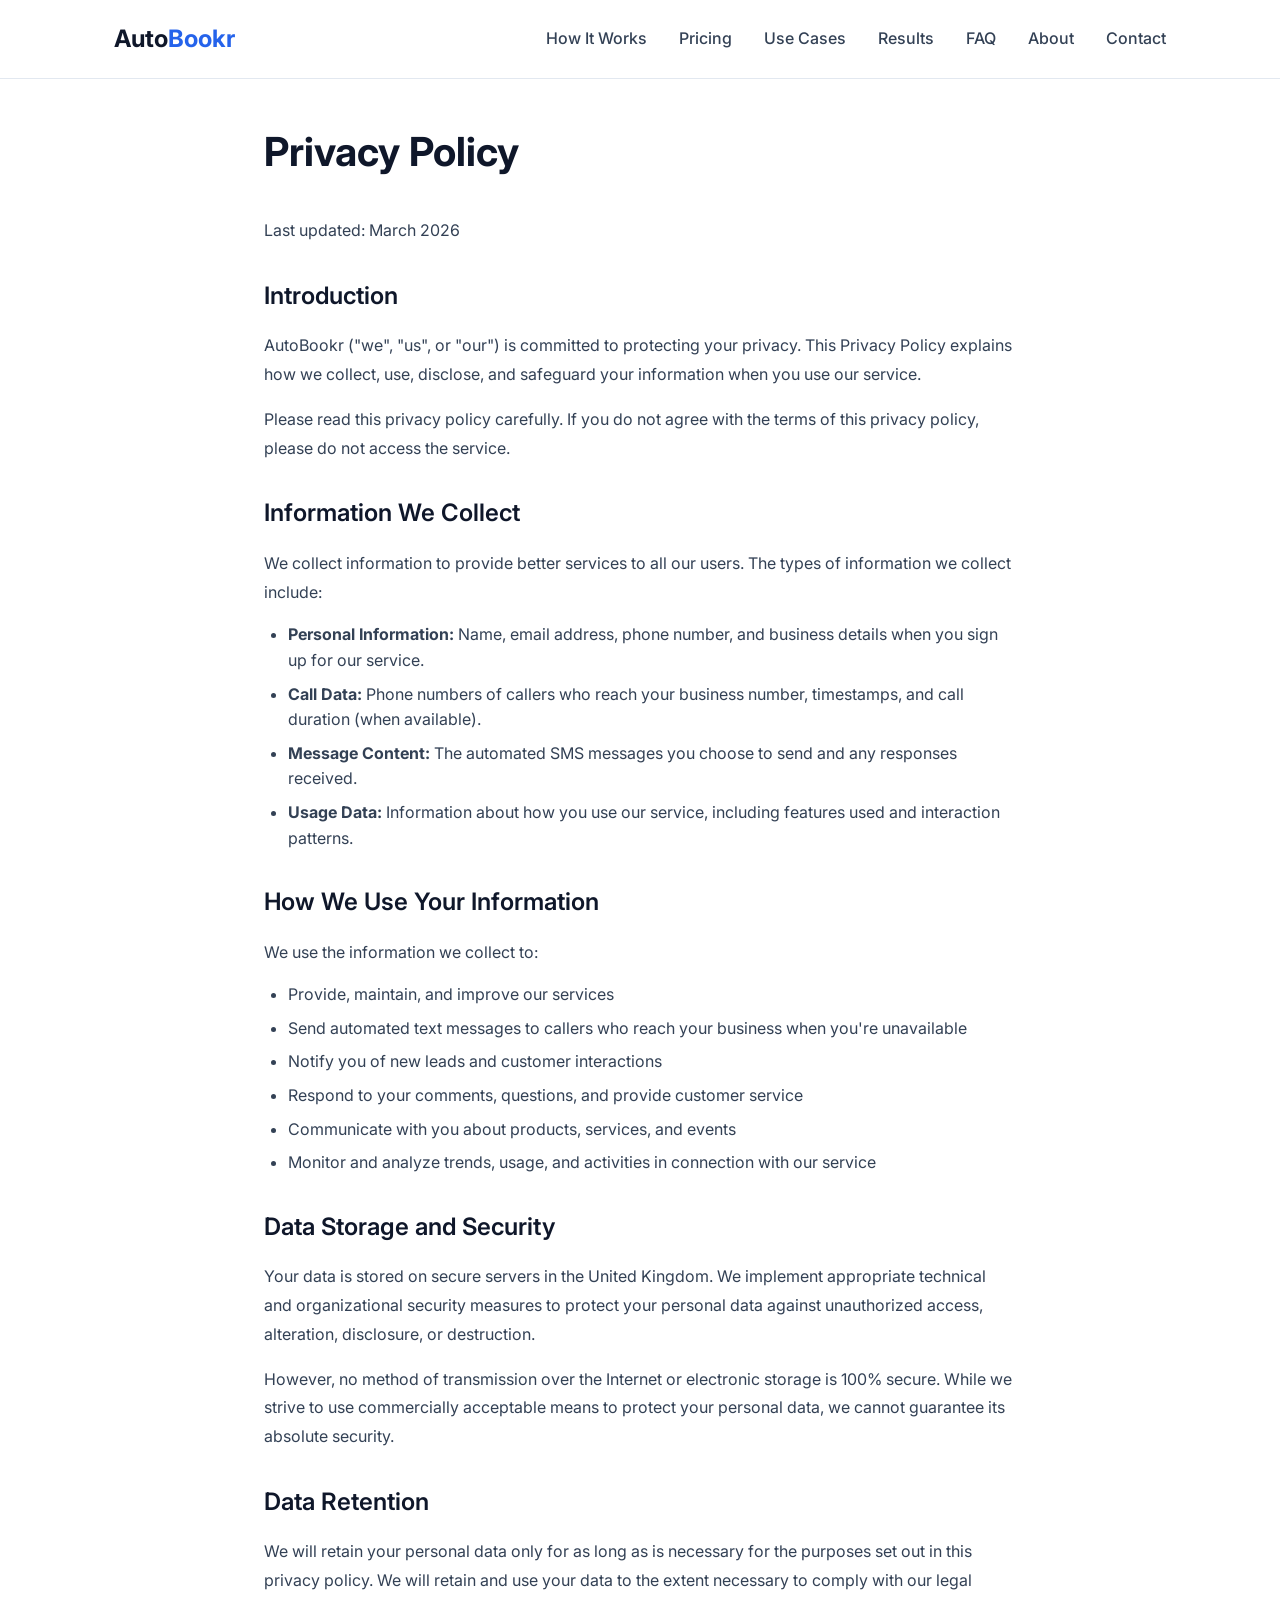
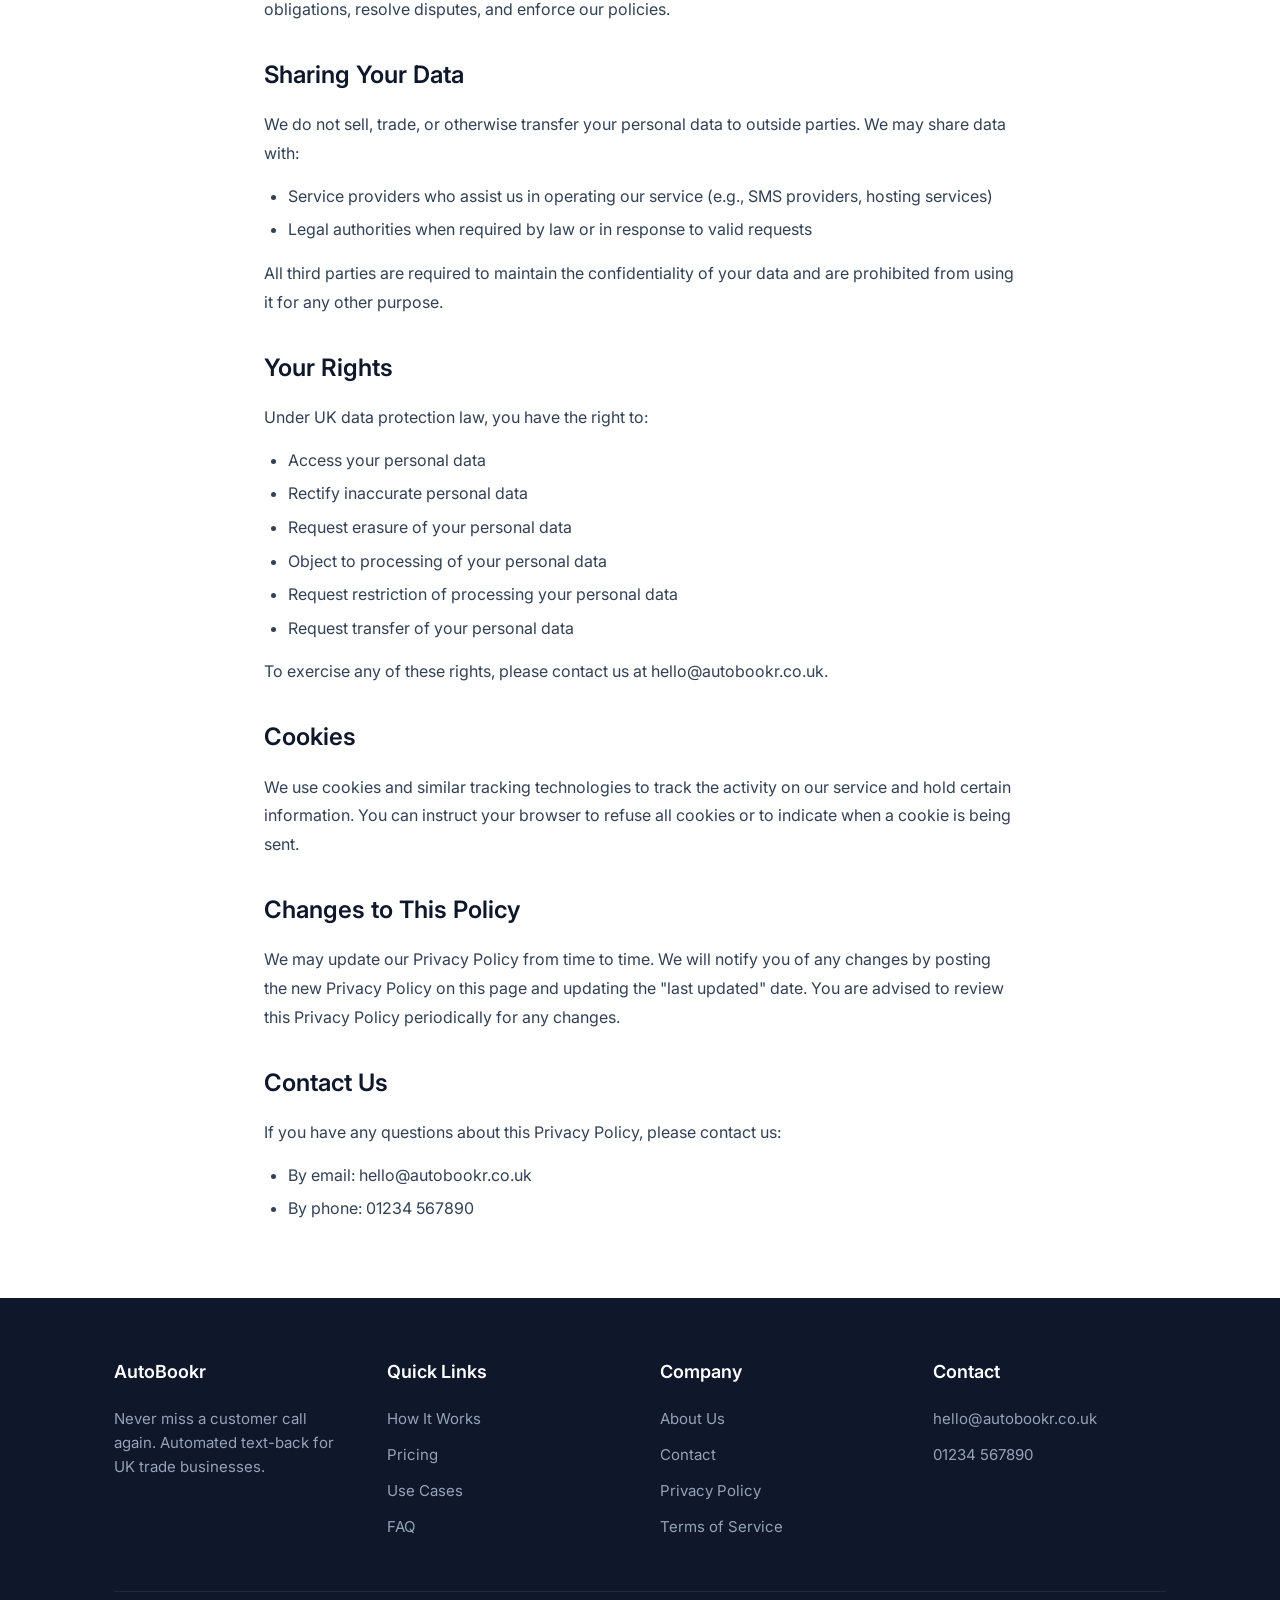
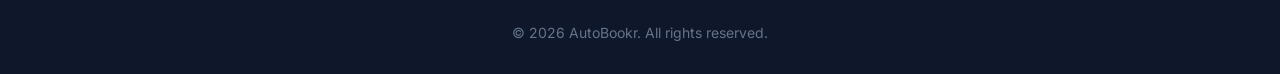
<file: privacy.html>
<!DOCTYPE html>
<html lang="en">
<head>
    <meta charset="UTF-8">
    <meta name="viewport" content="width=device-width, initial-scale=1.0">
    <title>Privacy Policy - AutoBookr</title>
    <link rel="preconnect" href="https://fonts.googleapis.com">
    <link rel="preconnect" href="https://fonts.gstatic.com" crossorigin>
    <link href="https://fonts.googleapis.com/css2?family=Inter:wght@400;500;600;700&display=swap" rel="stylesheet">
    <link rel="stylesheet" href="styles.css">
</head>
<body>
    <nav>
        <div class="container nav-content">
            <a href="index.html" class="logo">Auto<span>Bookr</span></a>
            <button class="hamburger" aria-label="Toggle menu">
                <span></span>
                <span></span>
                <span></span>
            </button>
            <ul class="nav-links">
                <li><a href="how-it-works.html">How It Works</a></li>
                <li><a href="pricing.html">Pricing</a></li>
                <li><a href="use-cases.html">Use Cases</a></li>
                <li><a href="results.html">Results</a></li>
                <li><a href="faq.html">FAQ</a></li>
                <li><a href="about.html">About</a></li>
                <li><a href="contact.html">Contact</a></li>
            </ul>
        </div>
    </nav>

    <div class="legal-content">
        <div class="container">
            <h1>Privacy Policy</h1>
            <p>Last updated: March 2026</p>

            <h2>Introduction</h2>
            <p>AutoBookr ("we", "us", or "our") is committed to protecting your privacy. This Privacy Policy explains how we collect, use, disclose, and safeguard your information when you use our service.</p>
            <p>Please read this privacy policy carefully. If you do not agree with the terms of this privacy policy, please do not access the service.</p>

            <h2>Information We Collect</h2>
            <p>We collect information to provide better services to all our users. The types of information we collect include:</p>
            <ul>
                <li><strong>Personal Information:</strong> Name, email address, phone number, and business details when you sign up for our service.</li>
                <li><strong>Call Data:</strong> Phone numbers of callers who reach your business number, timestamps, and call duration (when available).</li>
                <li><strong>Message Content:</strong> The automated SMS messages you choose to send and any responses received.</li>
                <li><strong>Usage Data:</strong> Information about how you use our service, including features used and interaction patterns.</li>
            </ul>

            <h2>How We Use Your Information</h2>
            <p>We use the information we collect to:</p>
            <ul>
                <li>Provide, maintain, and improve our services</li>
                <li>Send automated text messages to callers who reach your business when you're unavailable</li>
                <li>Notify you of new leads and customer interactions</li>
                <li>Respond to your comments, questions, and provide customer service</li>
                <li>Communicate with you about products, services, and events</li>
                <li>Monitor and analyze trends, usage, and activities in connection with our service</li>
            </ul>

            <h2>Data Storage and Security</h2>
            <p>Your data is stored on secure servers in the United Kingdom. We implement appropriate technical and organizational security measures to protect your personal data against unauthorized access, alteration, disclosure, or destruction.</p>
            <p>However, no method of transmission over the Internet or electronic storage is 100% secure. While we strive to use commercially acceptable means to protect your personal data, we cannot guarantee its absolute security.</p>

            <h2>Data Retention</h2>
            <p>We will retain your personal data only for as long as is necessary for the purposes set out in this privacy policy. We will retain and use your data to the extent necessary to comply with our legal obligations, resolve disputes, and enforce our policies.</p>

            <h2>Sharing Your Data</h2>
            <p>We do not sell, trade, or otherwise transfer your personal data to outside parties. We may share data with:</p>
            <ul>
                <li>Service providers who assist us in operating our service (e.g., SMS providers, hosting services)</li>
                <li>Legal authorities when required by law or in response to valid requests</li>
            </ul>
            <p>All third parties are required to maintain the confidentiality of your data and are prohibited from using it for any other purpose.</p>

            <h2>Your Rights</h2>
            <p>Under UK data protection law, you have the right to:</p>
            <ul>
                <li>Access your personal data</li>
                <li>Rectify inaccurate personal data</li>
                <li>Request erasure of your personal data</li>
                <li>Object to processing of your personal data</li>
                <li>Request restriction of processing your personal data</li>
                <li>Request transfer of your personal data</li>
            </ul>
            <p>To exercise any of these rights, please contact us at hello@autobookr.co.uk.</p>

            <h2>Cookies</h2>
            <p>We use cookies and similar tracking technologies to track the activity on our service and hold certain information. You can instruct your browser to refuse all cookies or to indicate when a cookie is being sent.</p>

            <h2>Changes to This Policy</h2>
            <p>We may update our Privacy Policy from time to time. We will notify you of any changes by posting the new Privacy Policy on this page and updating the "last updated" date. You are advised to review this Privacy Policy periodically for any changes.</p>

            <h2>Contact Us</h2>
            <p>If you have any questions about this Privacy Policy, please contact us:</p>
            <ul>
                <li>By email: hello@autobookr.co.uk</li>
                <li>By phone: 01234 567890</li>
            </ul>
        </div>
    </div>

    <footer>
        <div class="container">
            <div class="footer-content">
                <div class="footer-section">
                    <h4>AutoBookr</h4>
                    <p>Never miss a customer call again. Automated text-back for UK trade businesses.</p>
                </div>
                <div class="footer-section">
                    <h4>Quick Links</h4>
                    <a href="how-it-works.html">How It Works</a>
                    <a href="pricing.html">Pricing</a>
                    <a href="use-cases.html">Use Cases</a>
                    <a href="faq.html">FAQ</a>
                </div>
                <div class="footer-section">
                    <h4>Company</h4>
                    <a href="about.html">About Us</a>
                    <a href="contact.html">Contact</a>
                    <a href="privacy.html">Privacy Policy</a>
                    <a href="terms.html">Terms of Service</a>
                </div>
                <div class="footer-section">
                    <h4>Contact</h4>
                    <p>hello@autobookr.co.uk</p>
                    <p>01234 567890</p>
                </div>
            </div>
            <div class="footer-bottom">
                <p>© 2026 AutoBookr. All rights reserved.</p>
            </div>
        </div>
    </footer>

    <script src="script.js"></script>
</body>
</html>
</file>
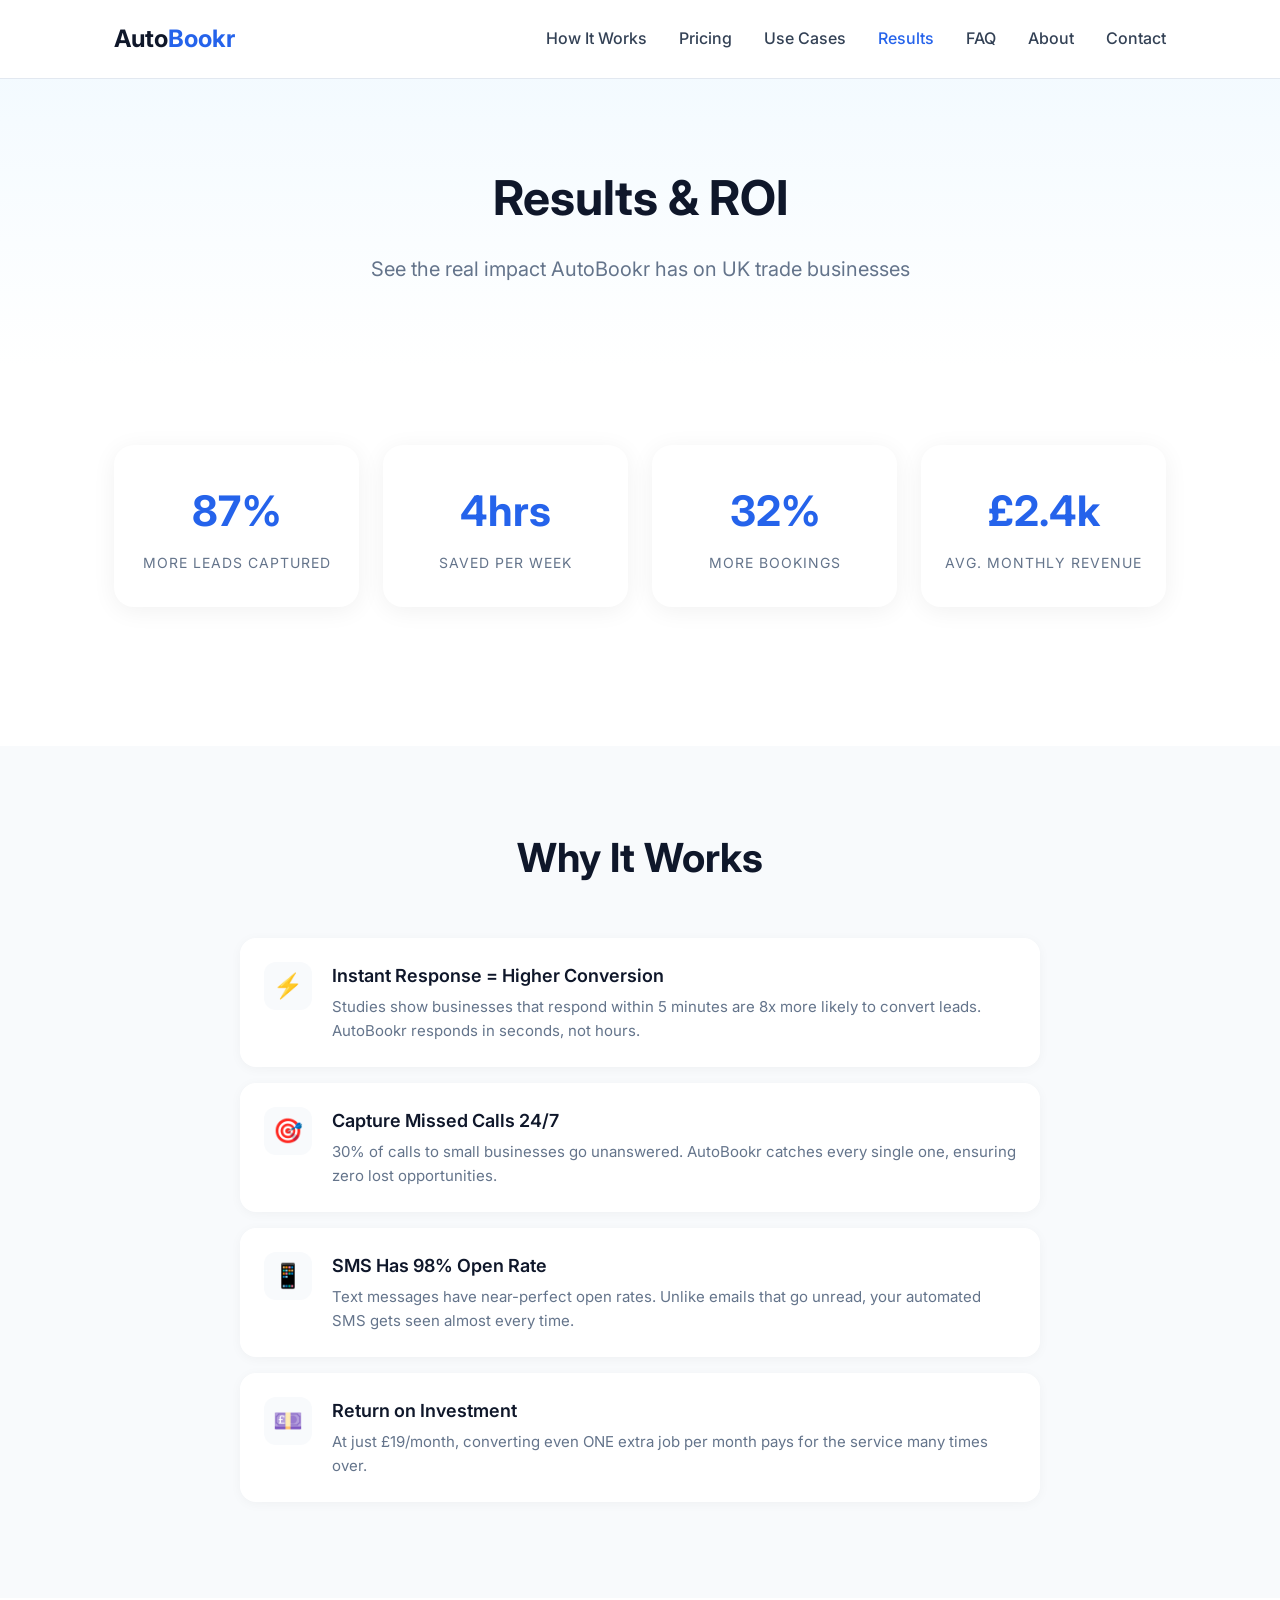
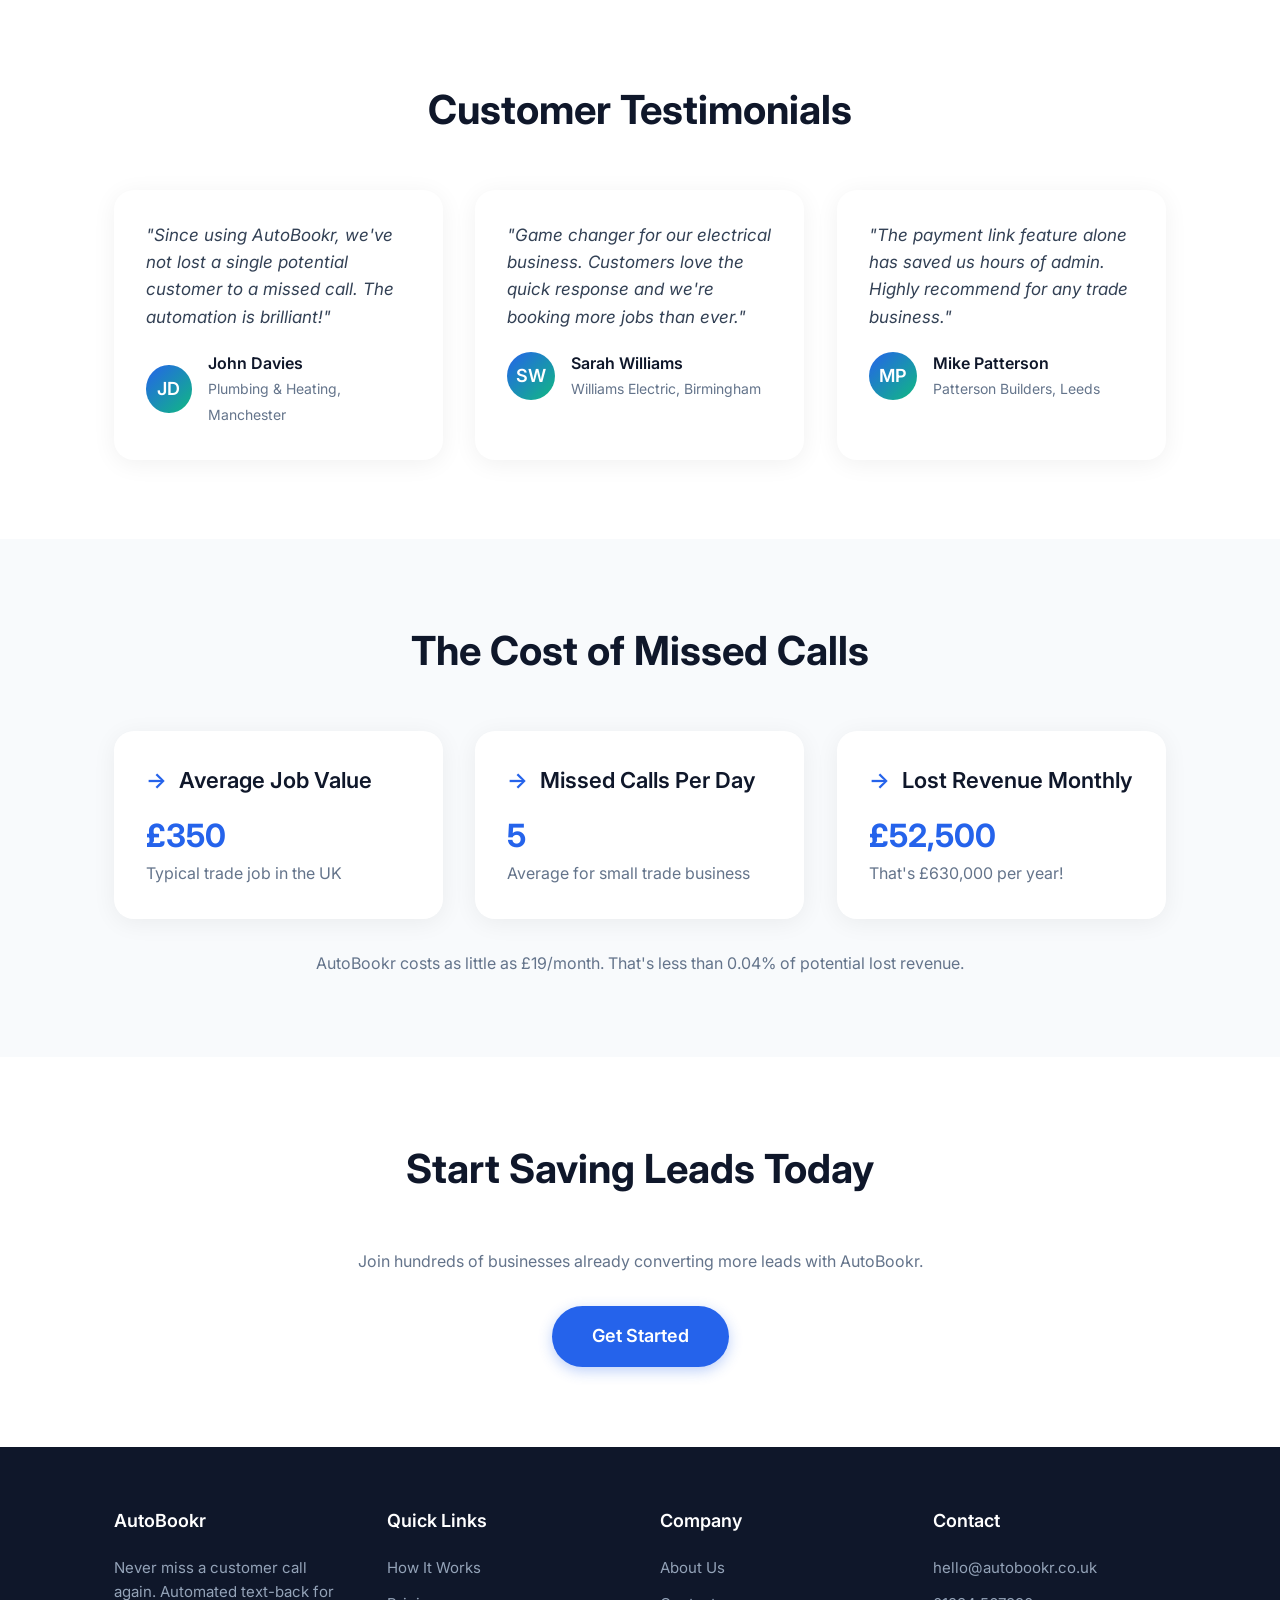
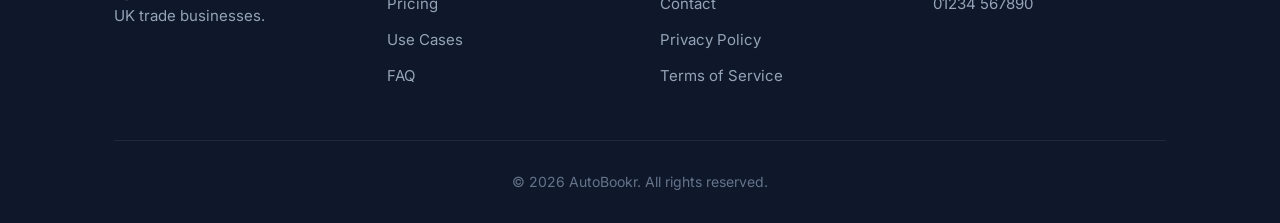
<file: results.html>
<!DOCTYPE html>
<html lang="en">
<head>
    <meta charset="UTF-8">
    <meta name="viewport" content="width=device-width, initial-scale=1.0">
    <title>Results & ROI - AutoBookr</title>
    <link rel="preconnect" href="https://fonts.googleapis.com">
    <link rel="preconnect" href="https://fonts.gstatic.com" crossorigin>
    <link href="https://fonts.googleapis.com/css2?family=Inter:wght@400;500;600;700&display=swap" rel="stylesheet">
    <link rel="stylesheet" href="styles.css">
</head>
<body>
    <nav>
        <div class="container nav-content">
            <a href="index.html" class="logo">Auto<span>Bookr</span></a>
            <button class="hamburger" aria-label="Toggle menu">
                <span></span>
                <span></span>
                <span></span>
            </button>
            <ul class="nav-links">
                <li><a href="how-it-works.html">How It Works</a></li>
                <li><a href="pricing.html">Pricing</a></li>
                <li><a href="use-cases.html">Use Cases</a></li>
                <li><a href="results.html">Results</a></li>
                <li><a href="faq.html">FAQ</a></li>
                <li><a href="about.html">About</a></li>
                <li><a href="contact.html">Contact</a></li>
            </ul>
        </div>
    </nav>

    <section class="page-header">
        <div class="container">
            <h1>Results & ROI</h1>
            <p>See the real impact AutoBookr has on UK trade businesses</p>
        </div>
    </section>

    <section class="section">
        <div class="container">
            <div class="stats-grid">
                <div class="stat-card">
                    <div class="stat-number">87%</div>
                    <div class="stat-label">More Leads Captured</div>
                </div>
                <div class="stat-card">
                    <div class="stat-number">4hrs</div>
                    <div class="stat-label">Saved Per Week</div>
                </div>
                <div class="stat-card">
                    <div class="stat-number">32%</div>
                    <div class="stat-label">More Bookings</div>
                </div>
                <div class="stat-card">
                    <div class="stat-number">£2.4k</div>
                    <div class="stat-label">Avg. Monthly Revenue</div>
                </div>
            </div>
        </div>
    </section>

    <section class="section section-alt">
        <div class="container">
            <h2 class="section-title">Why It Works</h2>
            <div class="benefits-list">
                <div class="benefit-item">
                    <div class="benefit-icon">⚡</div>
                    <div class="benefit-content">
                        <h3>Instant Response = Higher Conversion</h3>
                        <p>Studies show businesses that respond within 5 minutes are 8x more likely to convert leads. AutoBookr responds in seconds, not hours.</p>
                    </div>
                </div>
                <div class="benefit-item">
                    <div class="benefit-icon">🎯</div>
                    <div class="benefit-content">
                        <h3>Capture Missed Calls 24/7</h3>
                        <p>30% of calls to small businesses go unanswered. AutoBookr catches every single one, ensuring zero lost opportunities.</p>
                    </div>
                </div>
                <div class="benefit-item">
                    <div class="benefit-icon">📱</div>
                    <div class="benefit-content">
                        <h3>SMS Has 98% Open Rate</h3>
                        <p>Text messages have near-perfect open rates. Unlike emails that go unread, your automated SMS gets seen almost every time.</p>
                    </div>
                </div>
                <div class="benefit-item">
                    <div class="benefit-icon">💷</div>
                    <div class="benefit-content">
                        <h3>Return on Investment</h3>
                        <p>At just £19/month, converting even ONE extra job per month pays for the service many times over.</p>
                    </div>
                </div>
            </div>
        </div>
    </section>

    <section class="section">
        <div class="container">
            <h2 class="section-title">Customer Testimonials</h2>
            <div class="testimonial-grid">
                <div class="testimonial">
                    <p>"Since using AutoBookr, we've not lost a single potential customer to a missed call. The automation is brilliant!"</p>
                    <div class="testimonial-author">
                        <div class="testimonial-avatar">JD</div>
                        <div class="testimonial-info">
                            <h4>John Davies</h4>
                            <span>Plumbing & Heating, Manchester</span>
                        </div>
                    </div>
                </div>
                <div class="testimonial">
                    <p>"Game changer for our electrical business. Customers love the quick response and we're booking more jobs than ever."</p>
                    <div class="testimonial-author">
                        <div class="testimonial-avatar">SW</div>
                        <div class="testimonial-info">
                            <h4>Sarah Williams</h4>
                            <span>Williams Electric, Birmingham</span>
                        </div>
                    </div>
                </div>
                <div class="testimonial">
                    <p>"The payment link feature alone has saved us hours of admin. Highly recommend for any trade business."</p>
                    <div class="testimonial-author">
                        <div class="testimonial-avatar">MP</div>
                        <div class="testimonial-info">
                            <h4>Mike Patterson</h4>
                            <span>Patterson Builders, Leeds</span>
                        </div>
                    </div>
                </div>
            </div>
        </div>
    </section>

    <section class="section section-alt">
        <div class="container">
            <h2 class="section-title">The Cost of Missed Calls</h2>
            <div class="feature-grid">
                <div class="feature-card">
                    <h3>Average Job Value</h3>
                    <p style="font-size: 32px; font-weight: 700; color: var(--primary);">£350</p>
                    <p>Typical trade job in the UK</p>
                </div>
                <div class="feature-card">
                    <h3>Missed Calls Per Day</h3>
                    <p style="font-size: 32px; font-weight: 700; color: var(--primary);">5</p>
                    <p>Average for small trade business</p>
                </div>
                <div class="feature-card">
                    <h3>Lost Revenue Monthly</h3>
                    <p style="font-size: 32px; font-weight: 700; color: var(--primary);">£52,500</p>
                    <p>That's £630,000 per year!</p>
                </div>
            </div>
            <p style="text-align: center; margin-top: 32px; color: var(--text-light);">AutoBookr costs as little as £19/month. That's less than 0.04% of potential lost revenue.</p>
        </div>
    </section>

    <section class="section">
        <div class="container" style="text-align: center;">
            <h2 class="section-title">Start Saving Leads Today</h2>
            <p style="margin-bottom: 32px; color: var(--text-light); max-width: 600px; margin-left: auto; margin-right: auto;">Join hundreds of businesses already converting more leads with AutoBookr.</p>
            <a href="pricing.html" class="cta-button">Get Started</a>
        </div>
    </section>

    <footer>
        <div class="container">
            <div class="footer-content">
                <div class="footer-section">
                    <h4>AutoBookr</h4>
                    <p>Never miss a customer call again. Automated text-back for UK trade businesses.</p>
                </div>
                <div class="footer-section">
                    <h4>Quick Links</h4>
                    <a href="how-it-works.html">How It Works</a>
                    <a href="pricing.html">Pricing</a>
                    <a href="use-cases.html">Use Cases</a>
                    <a href="faq.html">FAQ</a>
                </div>
                <div class="footer-section">
                    <h4>Company</h4>
                    <a href="about.html">About Us</a>
                    <a href="contact.html">Contact</a>
                    <a href="privacy.html">Privacy Policy</a>
                    <a href="terms.html">Terms of Service</a>
                </div>
                <div class="footer-section">
                    <h4>Contact</h4>
                    <p>hello@autobookr.co.uk</p>
                    <p>01234 567890</p>
                </div>
            </div>
            <div class="footer-bottom">
                <p>© 2026 AutoBookr. All rights reserved.</p>
            </div>
        </div>
    </footer>

    <script src="script.js"></script>
</body>
</html>
</file>
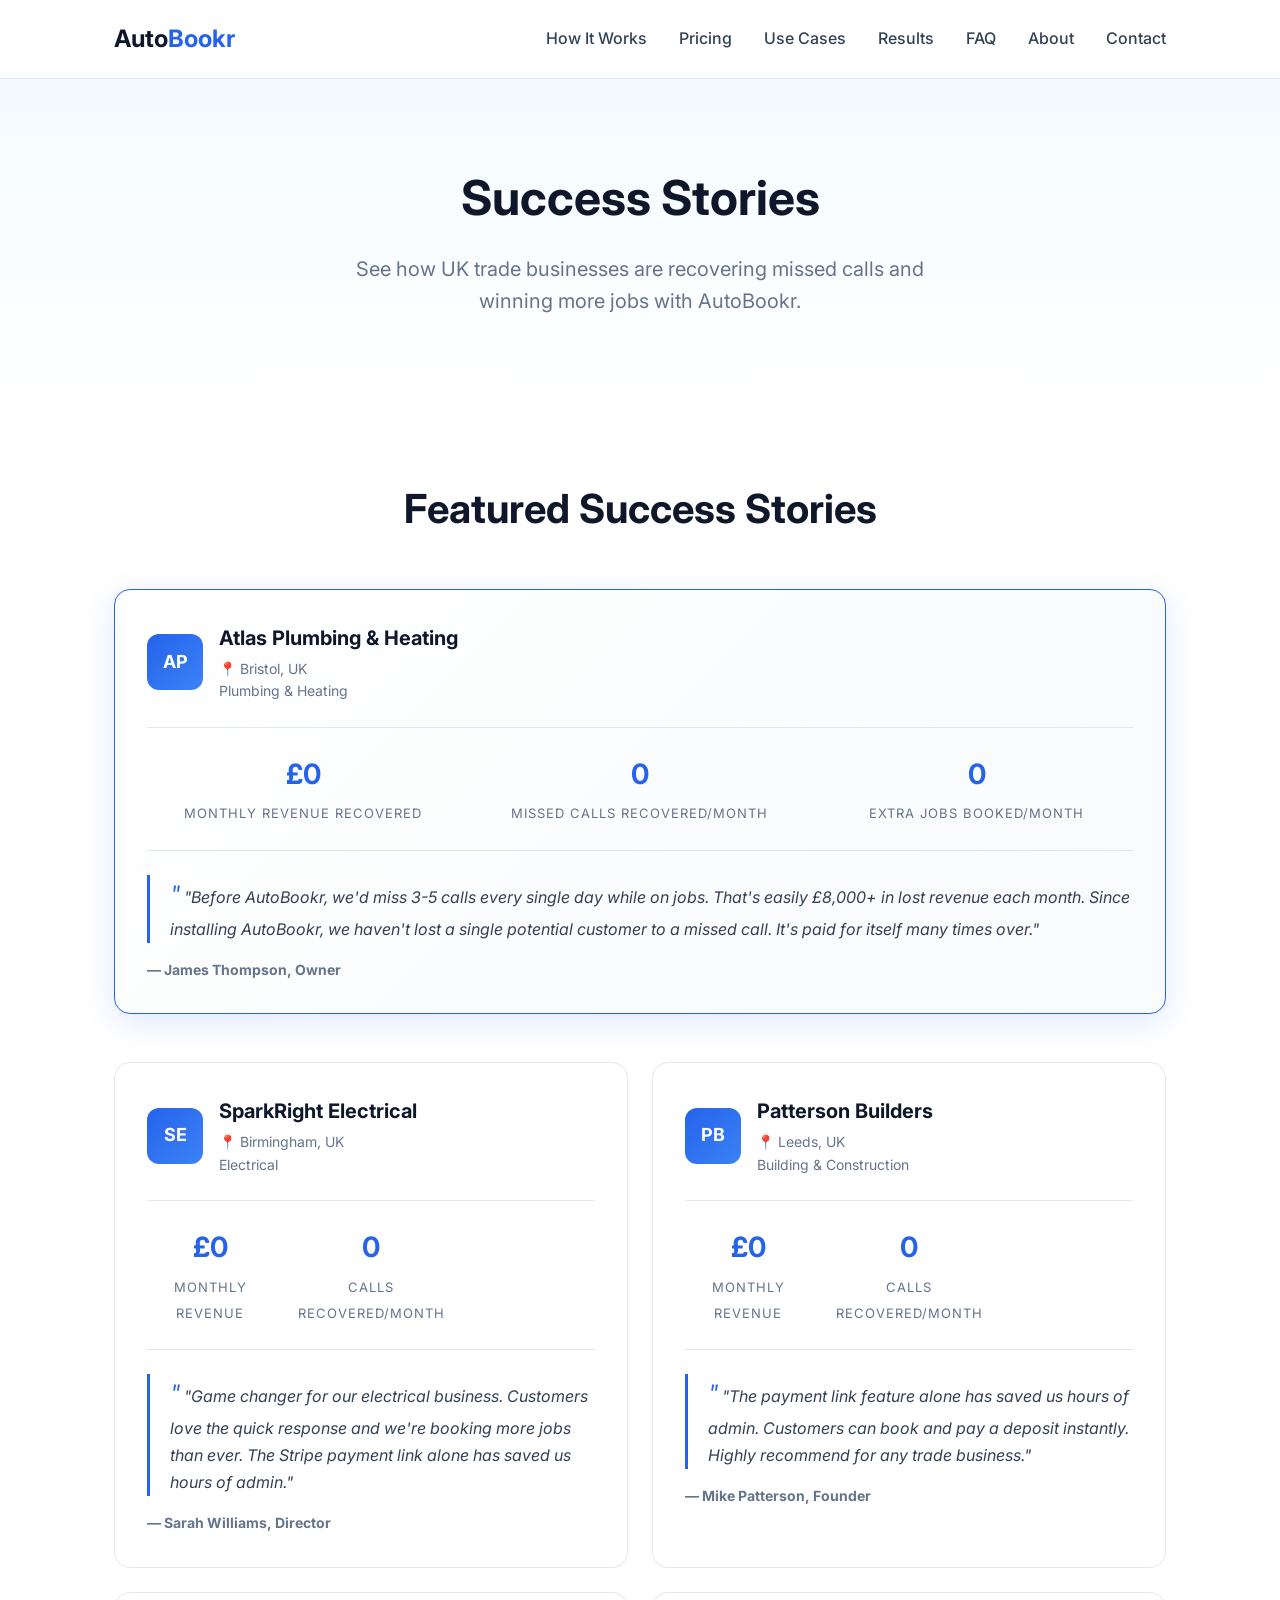
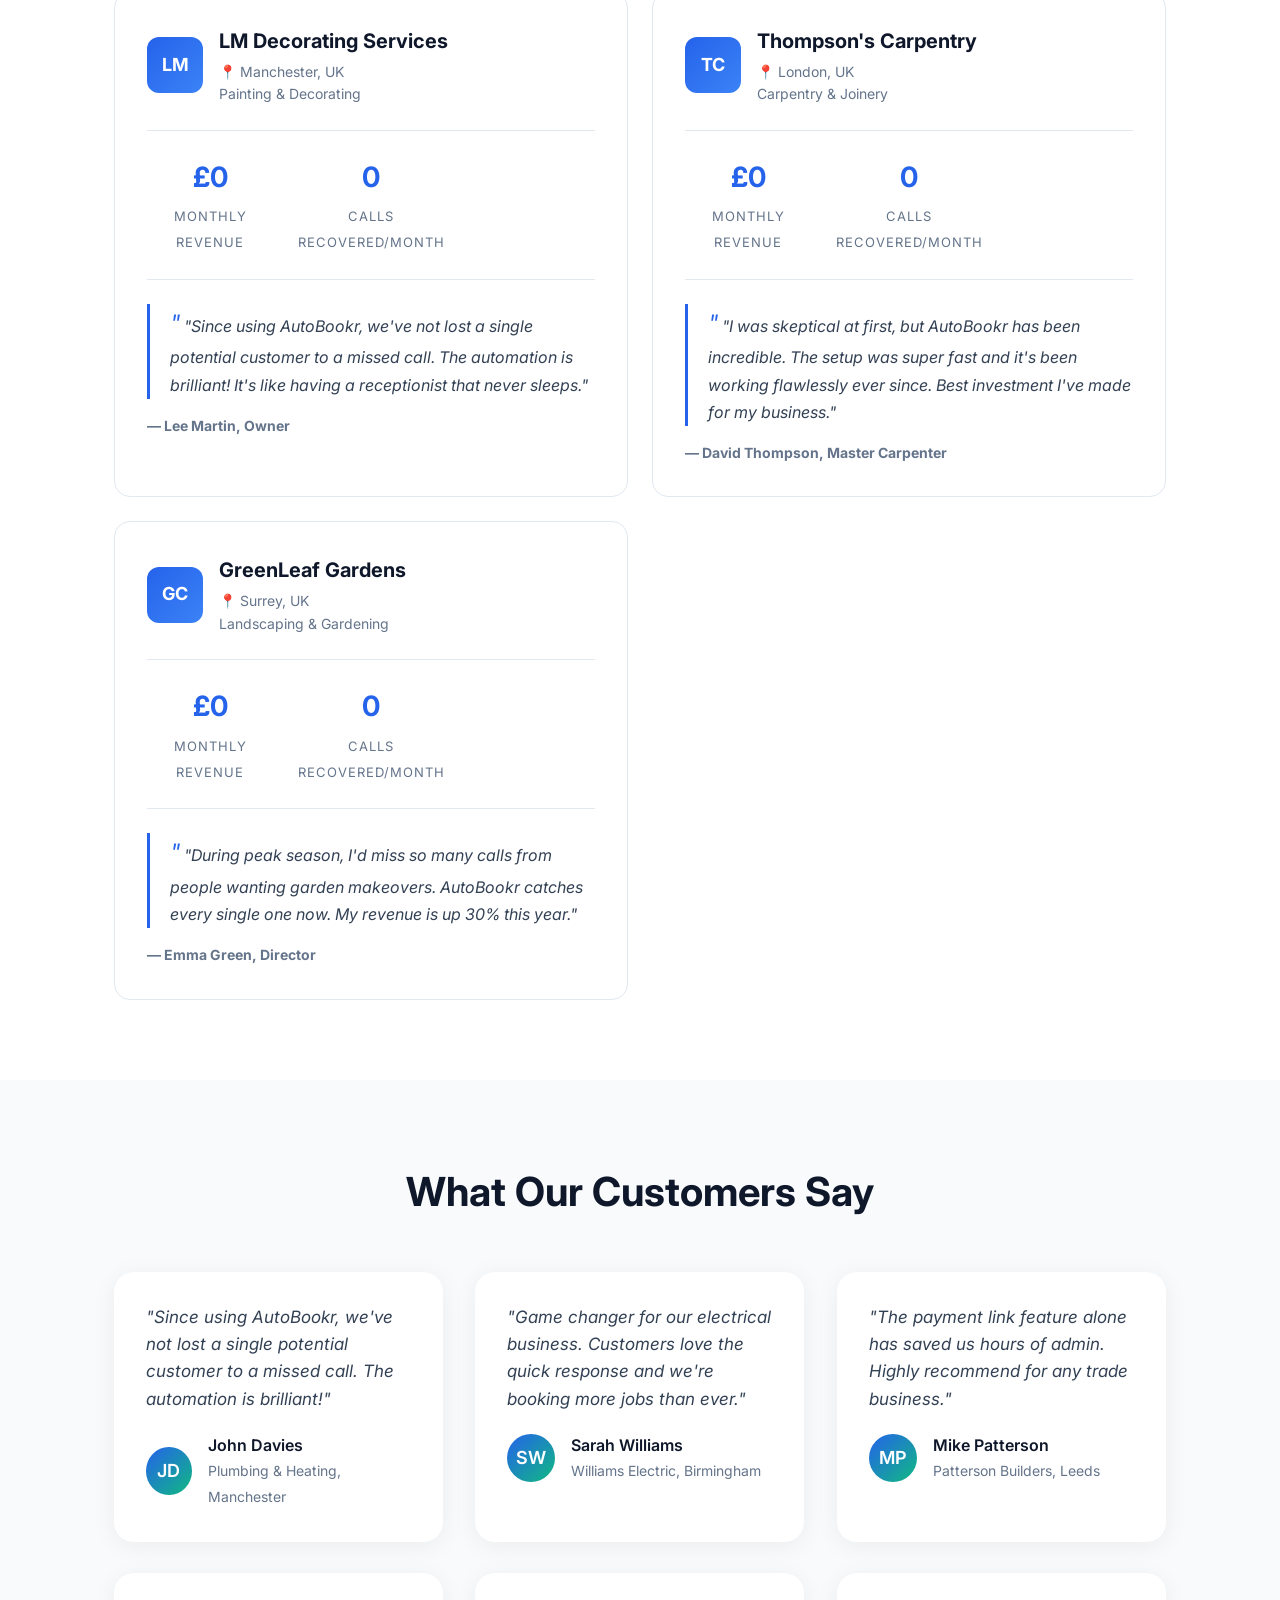
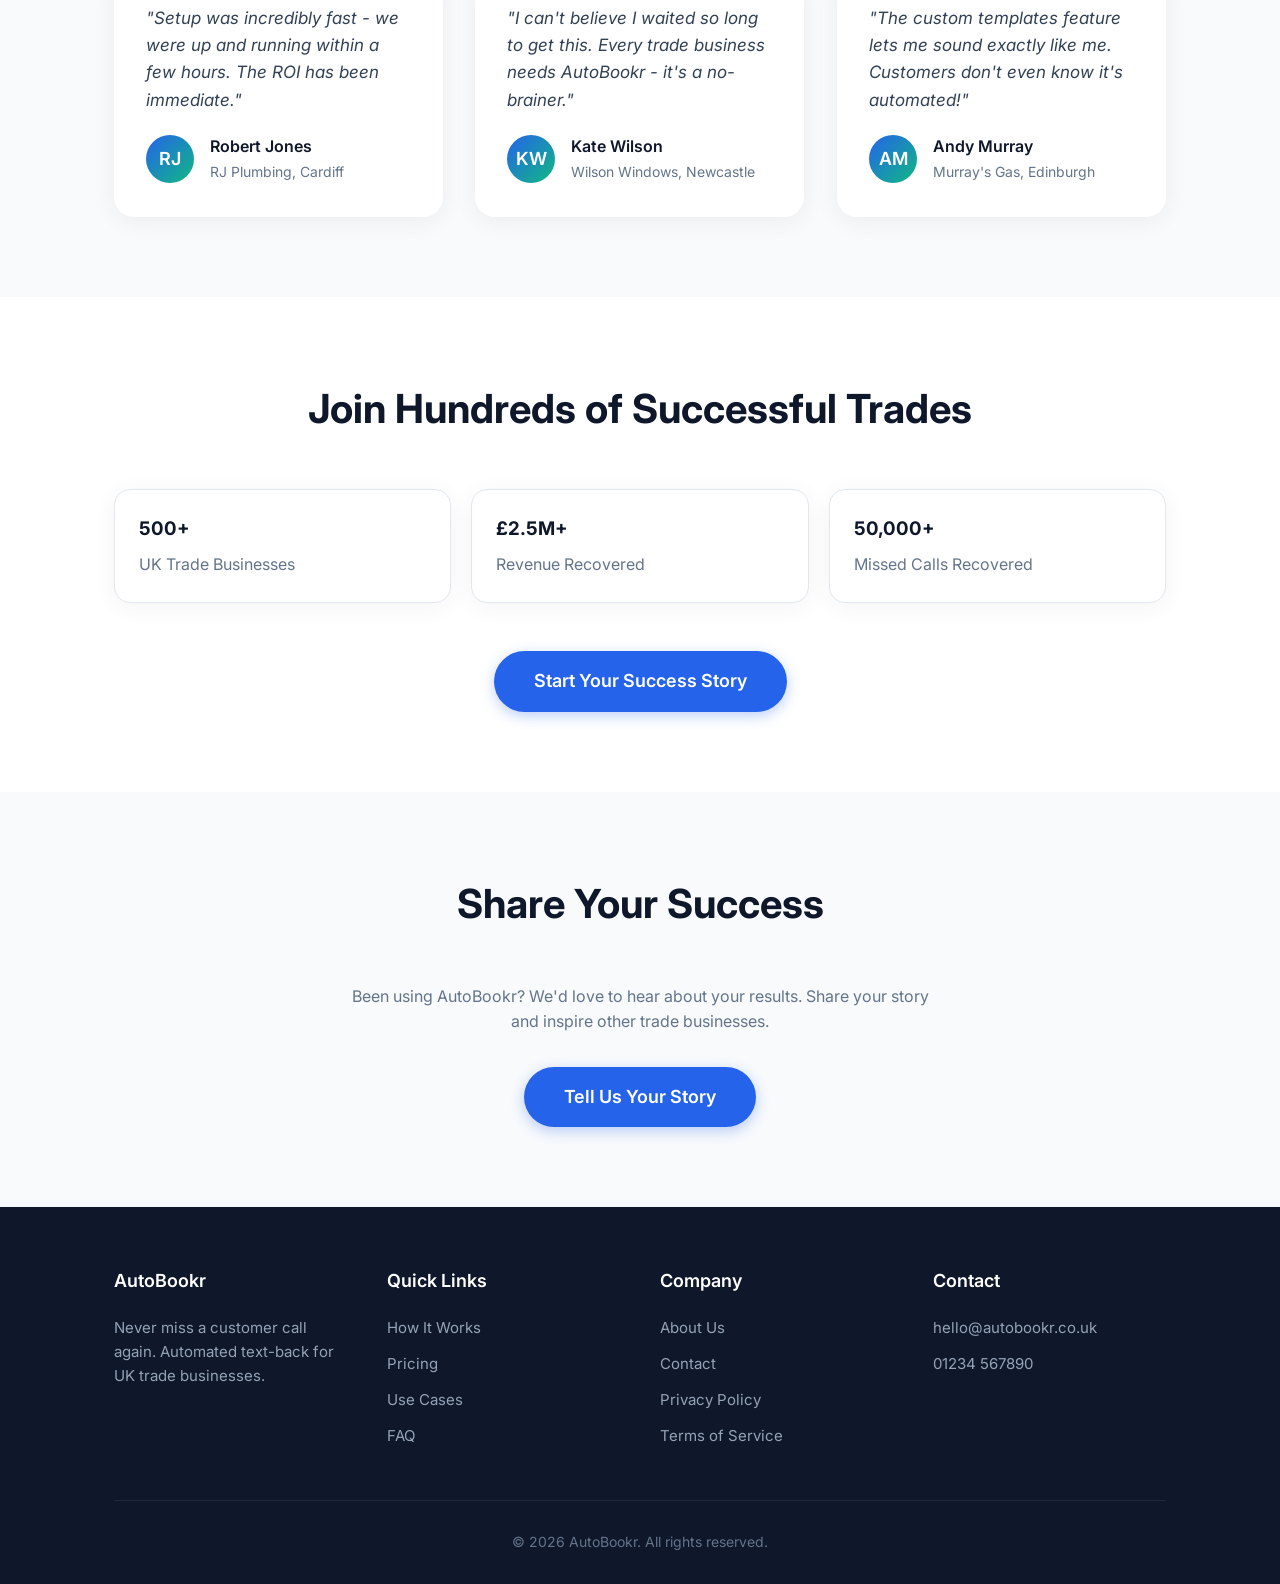
<file: success-stories.html>
<!DOCTYPE html>
<html lang="en">
<head>
    <meta charset="UTF-8">
    <meta name="viewport" content="width=device-width, initial-scale=1.0">
    <title>Success Stories - AutoBookr</title>
    <meta name="description" content="See how UK trade businesses are recovering missed calls and winning more jobs with AutoBookr.">
    <link rel="preconnect" href="https://fonts.googleapis.com">
    <link rel="preconnect" href="https://fonts.gstatic.com" crossorigin>
    <link href="https://fonts.googleapis.com/css2?family=Inter:wght@400;500;600;700&display=swap" rel="stylesheet">
    <link rel="stylesheet" href="styles.css">
</head>
<body>
    <nav>
        <div class="container nav-content">
            <a href="index.html" class="logo">Auto<span>Bookr</span></a>
            <button class="hamburger" aria-label="Toggle menu">
                <span></span>
                <span></span>
                <span></span>
            </button>
            <ul class="nav-links">
                <li><a href="how-it-works.html">How It Works</a></li>
                <li><a href="pricing.html">Pricing</a></li>
                <li><a href="use-cases.html">Use Cases</a></li>
                <li><a href="results.html">Results</a></li>
                <li><a href="faq.html">FAQ</a></li>
                <li><a href="about.html">About</a></li>
                <li><a href="contact.html">Contact</a></li>
            </ul>
        </div>
    </nav>

    <section class="page-header">
        <div class="container">
            <h1>Success Stories</h1>
            <p>See how UK trade businesses are recovering missed calls and winning more jobs with AutoBookr.</p>
        </div>
    </section>

    <section class="section">
        <div class="container">
            <h2 class="section-title">Featured Success Stories</h2>
            
            <div class="success-story-featured">
                <div class="success-story-card featured">
                    <div class="success-story-header">
                        <div class="success-story-avatar">AP</div>
                        <div class="success-story-meta">
                            <h3>Atlas Plumbing & Heating</h3>
                            <span class="success-story-location">📍 Bristol, UK</span>
                            <span class="success-story-trade">Plumbing & Heating</span>
                        </div>
                    </div>
                    <div class="success-story-stats">
                        <div class="success-stat">
                            <span class="stat-number" data-target="£8,400">£0</span>
                            <span class="stat-label">Monthly Revenue Recovered</span>
                        </div>
                        <div class="success-stat">
                            <span class="stat-number" data-target="47">0</span>
                            <span class="stat-label">Missed Calls Recovered/Month</span>
                        </div>
                        <div class="success-stat">
                            <span class="stat-number" data-target="23">0</span>
                            <span class="stat-label">Extra Jobs Booked/Month</span>
                        </div>
                    </div>
                    <blockquote class="success-story-quote">
                        <p>"Before AutoBookr, we'd miss 3-5 calls every single day while on jobs. That's easily £8,000+ in lost revenue each month. Since installing AutoBookr, we haven't lost a single potential customer to a missed call. It's paid for itself many times over."</p>
                    </blockquote>
                    <div class="success-story-author">
                        <strong>— James Thompson, Owner</strong>
                    </div>
                </div>
            </div>

            <div class="success-stories-grid">
                <div class="success-story-card">
                    <div class="success-story-header">
                        <div class="success-story-avatar">SE</div>
                        <div class="success-story-meta">
                            <h3>SparkRight Electrical</h3>
                            <span class="success-story-location">📍 Birmingham, UK</span>
                            <span class="success-story-trade">Electrical</span>
                        </div>
                    </div>
                    <div class="success-story-stats">
                        <div class="success-stat">
                            <span class="stat-number" data-target="£5,760">£0</span>
                            <span class="stat-label">Monthly Revenue</span>
                        </div>
                        <div class="success-stat">
                            <span class="stat-number" data-target="32">0</span>
                            <span class="stat-label">Calls Recovered/Month</span>
                        </div>
                    </div>
                    <blockquote class="success-story-quote">
                        <p>"Game changer for our electrical business. Customers love the quick response and we're booking more jobs than ever. The Stripe payment link alone has saved us hours of admin."</p>
                    </blockquote>
                    <div class="success-story-author">
                        <strong>— Sarah Williams, Director</strong>
                    </div>
                </div>

                <div class="success-story-card">
                    <div class="success-story-header">
                        <div class="success-story-avatar">PB</div>
                        <div class="success-story-meta">
                            <h3>Patterson Builders</h3>
                            <span class="success-story-location">📍 Leeds, UK</span>
                            <span class="success-story-trade">Building & Construction</span>
                        </div>
                    </div>
                    <div class="success-story-stats">
                        <div class="success-stat">
                            <span class="stat-number" data-target="£4,200">£0</span>
                            <span class="stat-label">Monthly Revenue</span>
                        </div>
                        <div class="success-stat">
                            <span class="stat-number" data-target="28">0</span>
                            <span class="stat-label">Calls Recovered/Month</span>
                        </div>
                    </div>
                    <blockquote class="success-story-quote">
                        <p>"The payment link feature alone has saved us hours of admin. Customers can book and pay a deposit instantly. Highly recommend for any trade business."</p>
                    </blockquote>
                    <div class="success-story-author">
                        <strong>— Mike Patterson, Founder</strong>
                    </div>
                </div>

                <div class="success-story-card">
                    <div class="success-story-header">
                        <div class="success-story-avatar">LM</div>
                        <div class="success-story-meta">
                            <h3>LM Decorating Services</h3>
                            <span class="success-story-location">📍 Manchester, UK</span>
                            <span class="success-story-trade">Painting & Decorating</span>
                        </div>
                    </div>
                    <div class="success-story-stats">
                        <div class="success-stat">
                            <span class="stat-number" data-target="£3,600">£0</span>
                            <span class="stat-label">Monthly Revenue</span>
                        </div>
                        <div class="success-stat">
                            <span class="stat-number" data-target="24">0</span>
                            <span class="stat-label">Calls Recovered/Month</span>
                        </div>
                    </div>
                    <blockquote class="success-story-quote">
                        <p>"Since using AutoBookr, we've not lost a single potential customer to a missed call. The automation is brilliant! It's like having a receptionist that never sleeps."</p>
                    </blockquote>
                    <div class="success-story-author">
                        <strong>— Lee Martin, Owner</strong>
                    </div>
                </div>

                <div class="success-story-card">
                    <div class="success-story-header">
                        <div class="success-story-avatar">TC</div>
                        <div class="success-story-meta">
                            <h3>Thompson's Carpentry</h3>
                            <span class="success-story-location">📍 London, UK</span>
                            <span class="success-story-trade">Carpentry & Joinery</span>
                        </div>
                    </div>
                    <div class="success-story-stats">
                        <div class="success-stat">
                            <span class="stat-number" data-target="£2,900">£0</span>
                            <span class="stat-label">Monthly Revenue</span>
                        </div>
                        <div class="success-stat">
                            <span class="stat-number" data-target="19">0</span>
                            <span class="stat-label">Calls Recovered/Month</span>
                        </div>
                    </div>
                    <blockquote class="success-story-quote">
                        <p>"I was skeptical at first, but AutoBookr has been incredible. The setup was super fast and it's been working flawlessly ever since. Best investment I've made for my business."</p>
                    </blockquote>
                    <div class="success-story-author">
                        <strong>— David Thompson, Master Carpenter</strong>
                    </div>
                </div>

                <div class="success-story-card">
                    <div class="success-story-header">
                        <div class="success-story-avatar">GC</div>
                        <div class="success-story-meta">
                            <h3>GreenLeaf Gardens</h3>
                            <span class="success-story-location">📍 Surrey, UK</span>
                            <span class="success-story-trade">Landscaping & Gardening</span>
                        </div>
                    </div>
                    <div class="success-story-stats">
                        <div class="success-stat">
                            <span class="stat-number" data-target="£2,100">£0</span>
                            <span class="stat-label">Monthly Revenue</span>
                        </div>
                        <div class="success-stat">
                            <span class="stat-number" data-target="15">0</span>
                            <span class="stat-label">Calls Recovered/Month</span>
                        </div>
                    </div>
                    <blockquote class="success-story-quote">
                        <p>"During peak season, I'd miss so many calls from people wanting garden makeovers. AutoBookr catches every single one now. My revenue is up 30% this year."</p>
                    </blockquote>
                    <div class="success-story-author">
                        <strong>— Emma Green, Director</strong>
                    </div>
                </div>
            </div>
        </div>
    </section>

    <section class="section section-alt">
        <div class="container">
            <h2 class="section-title">What Our Customers Say</h2>
            <div class="testimonial-grid">
                <div class="testimonial">
                    <p>"Since using AutoBookr, we've not lost a single potential customer to a missed call. The automation is brilliant!"</p>
                    <div class="testimonial-author">
                        <div class="testimonial-avatar">JD</div>
                        <div class="testimonial-info">
                            <h4>John Davies</h4>
                            <span>Plumbing & Heating, Manchester</span>
                        </div>
                    </div>
                </div>
                <div class="testimonial">
                    <p>"Game changer for our electrical business. Customers love the quick response and we're booking more jobs than ever."</p>
                    <div class="testimonial-author">
                        <div class="testimonial-avatar">SW</div>
                        <div class="testimonial-info">
                            <h4>Sarah Williams</h4>
                            <span>Williams Electric, Birmingham</span>
                        </div>
                    </div>
                </div>
                <div class="testimonial">
                    <p>"The payment link feature alone has saved us hours of admin. Highly recommend for any trade business."</p>
                    <div class="testimonial-author">
                        <div class="testimonial-avatar">MP</div>
                        <div class="testimonial-info">
                            <h4>Mike Patterson</h4>
                            <span>Patterson Builders, Leeds</span>
                        </div>
                    </div>
                </div>
                <div class="testimonial">
                    <p>"Setup was incredibly fast - we were up and running within a few hours. The ROI has been immediate."</p>
                    <div class="testimonial-author">
                        <div class="testimonial-avatar">RJ</div>
                        <div class="testimonial-info">
                            <h4>Robert Jones</h4>
                            <span>RJ Plumbing, Cardiff</span>
                        </div>
                    </div>
                </div>
                <div class="testimonial">
                    <p>"I can't believe I waited so long to get this. Every trade business needs AutoBookr - it's a no-brainer."</p>
                    <div class="testimonial-author">
                        <div class="testimonial-avatar">KW</div>
                        <div class="testimonial-info">
                            <h4>Kate Wilson</h4>
                            <span>Wilson Windows, Newcastle</span>
                        </div>
                    </div>
                </div>
                <div class="testimonial">
                    <p>"The custom templates feature lets me sound exactly like me. Customers don't even know it's automated!"</p>
                    <div class="testimonial-author">
                        <div class="testimonial-avatar">AM</div>
                        <div class="testimonial-info">
                            <h4>Andy Murray</h4>
                            <span>Murray's Gas, Edinburgh</span>
                        </div>
                    </div>
                </div>
            </div>
        </div>
    </section>

    <section class="section">
        <div class="container">
            <h2 class="section-title">Join Hundreds of Successful Trades</h2>
            <div class="roi-grid">
                <div class="roi-card">
                    <h3>500+</h3>
                    <p>UK Trade Businesses</p>
                </div>
                <div class="roi-card">
                    <h3>£2.5M+</h3>
                    <p>Revenue Recovered</p>
                </div>
                <div class="roi-card">
                    <h3>50,000+</h3>
                    <p>Missed Calls Recovered</p>
                </div>
            </div>
            <div style="text-align: center; margin-top: 48px;">
                <a href="pricing.html" class="cta-button">Start Your Success Story</a>
            </div>
        </div>
    </section>

    <section class="section section-alt">
        <div class="container" style="text-align: center;">
            <h2 class="section-title">Share Your Success</h2>
            <p style="max-width: 600px; margin: 0 auto 32px; color: var(--text-light);">Been using AutoBookr? We'd love to hear about your results. Share your story and inspire other trade businesses.</p>
            <a href="contact.html" class="cta-button">Tell Us Your Story</a>
        </div>
    </section>

    <footer>
        <div class="container">
            <div class="footer-content">
                <div class="footer-section">
                    <h4>AutoBookr</h4>
                    <p>Never miss a customer call again. Automated text-back for UK trade businesses.</p>
                </div>
                <div class="footer-section">
                    <h4>Quick Links</h4>
                    <a href="how-it-works.html">How It Works</a>
                    <a href="pricing.html">Pricing</a>
                    <a href="use-cases.html">Use Cases</a>
                    <a href="faq.html">FAQ</a>
                </div>
                <div class="footer-section">
                    <h4>Company</h4>
                    <a href="about.html">About Us</a>
                    <a href="contact.html">Contact</a>
                    <a href="privacy.html">Privacy Policy</a>
                    <a href="terms.html">Terms of Service</a>
                </div>
                <div class="footer-section">
                    <h4>Contact</h4>
                    <p>hello@autobookr.co.uk</p>
                    <p>01234 567890</p>
                </div>
            </div>
            <div class="footer-bottom">
                <p>© 2026 AutoBookr. All rights reserved.</p>
            </div>
        </div>
    </footer>

    <script src="script.js"></script>
</body>
</html>
</file>
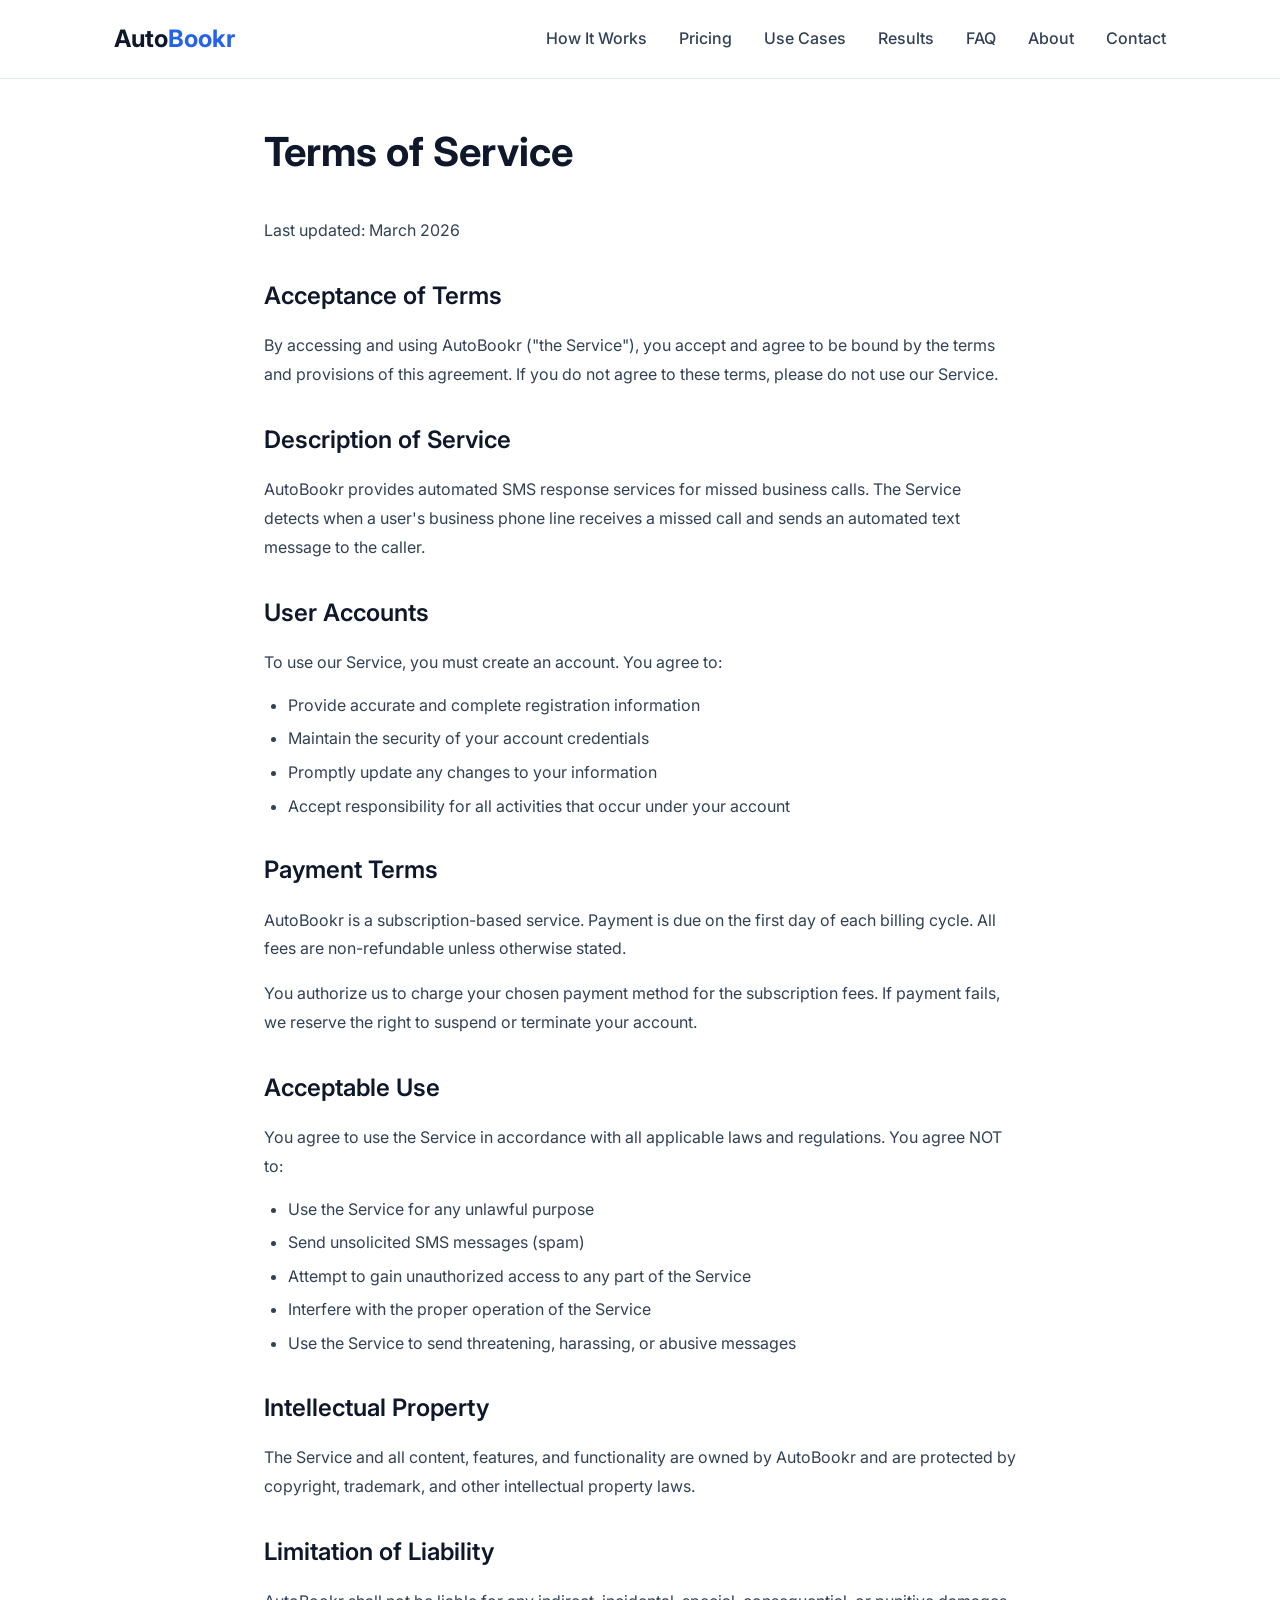
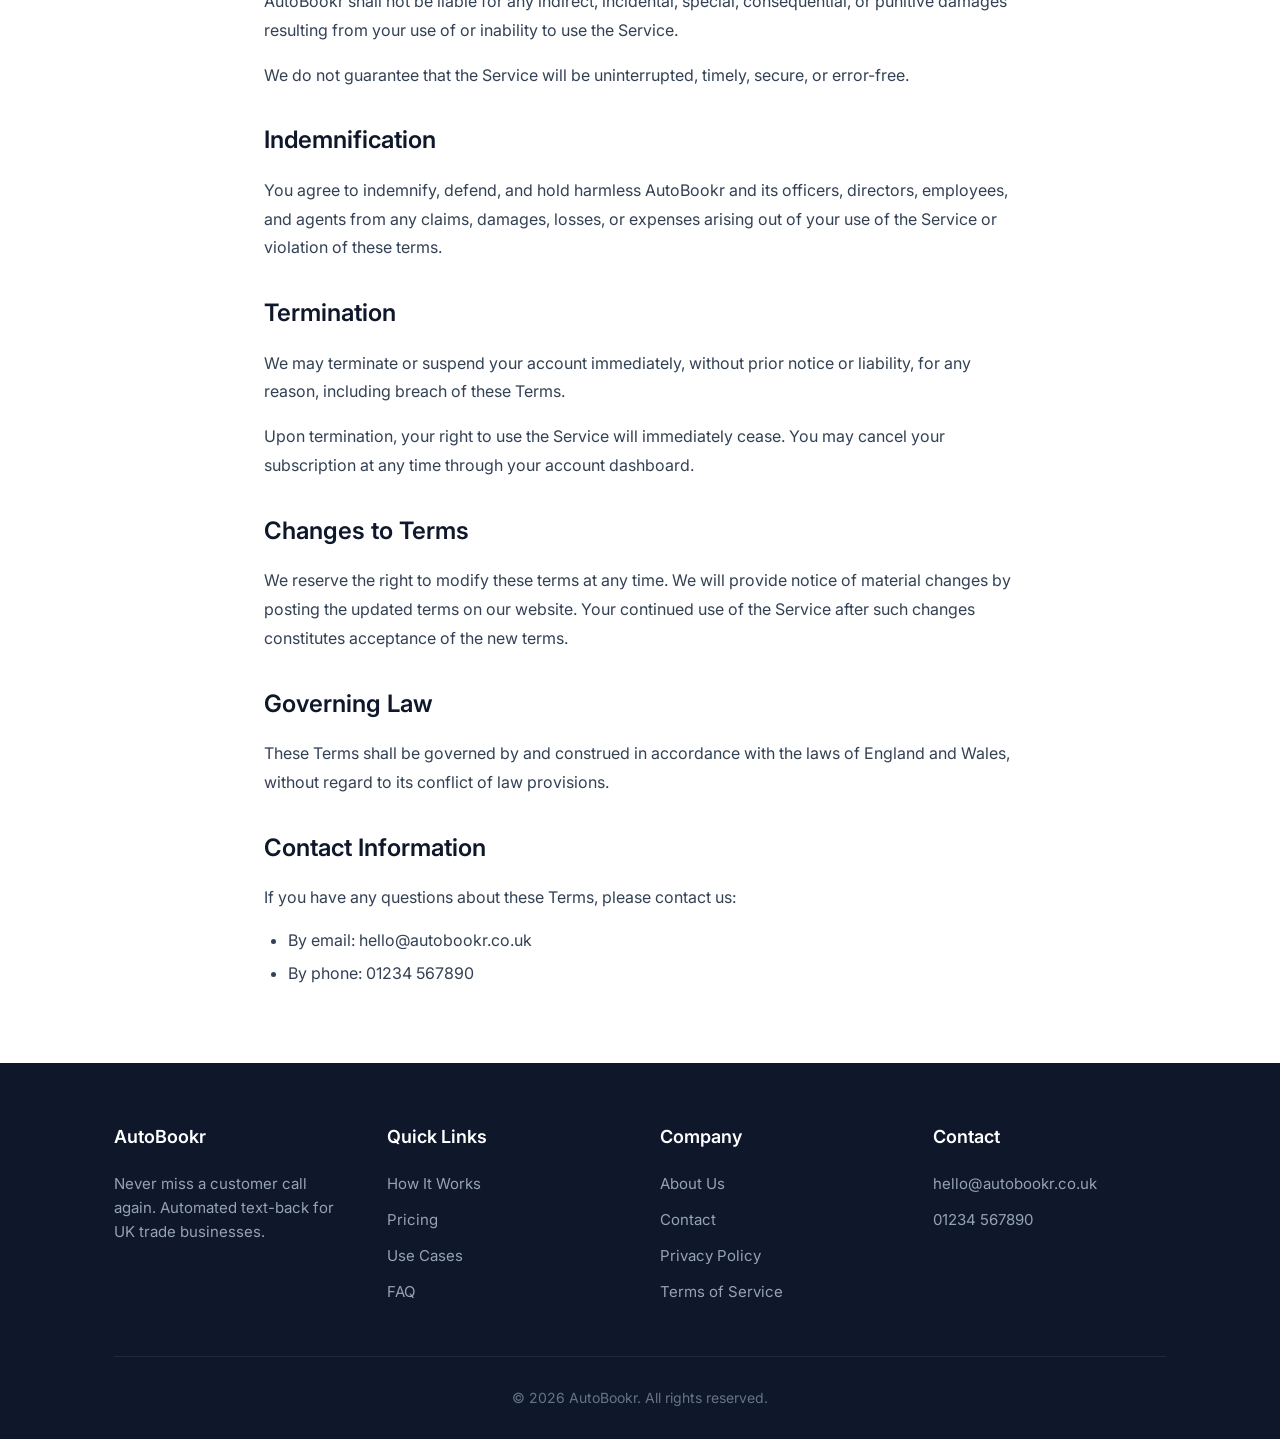
<file: terms.html>
<!DOCTYPE html>
<html lang="en">
<head>
    <meta charset="UTF-8">
    <meta name="viewport" content="width=device-width, initial-scale=1.0">
    <title>Terms of Service - AutoBookr</title>
    <link rel="preconnect" href="https://fonts.googleapis.com">
    <link rel="preconnect" href="https://fonts.gstatic.com" crossorigin>
    <link href="https://fonts.googleapis.com/css2?family=Inter:wght@400;500;600;700&display=swap" rel="stylesheet">
    <link rel="stylesheet" href="styles.css">
</head>
<body>
    <nav>
        <div class="container nav-content">
            <a href="index.html" class="logo">Auto<span>Bookr</span></a>
            <button class="hamburger" aria-label="Toggle menu">
                <span></span>
                <span></span>
                <span></span>
            </button>
            <ul class="nav-links">
                <li><a href="how-it-works.html">How It Works</a></li>
                <li><a href="pricing.html">Pricing</a></li>
                <li><a href="use-cases.html">Use Cases</a></li>
                <li><a href="results.html">Results</a></li>
                <li><a href="faq.html">FAQ</a></li>
                <li><a href="about.html">About</a></li>
                <li><a href="contact.html">Contact</a></li>
            </ul>
        </div>
    </nav>

    <div class="legal-content">
        <div class="container">
            <h1>Terms of Service</h1>
            <p>Last updated: March 2026</p>

            <h2>Acceptance of Terms</h2>
            <p>By accessing and using AutoBookr ("the Service"), you accept and agree to be bound by the terms and provisions of this agreement. If you do not agree to these terms, please do not use our Service.</p>

            <h2>Description of Service</h2>
            <p>AutoBookr provides automated SMS response services for missed business calls. The Service detects when a user's business phone line receives a missed call and sends an automated text message to the caller.</p>

            <h2>User Accounts</h2>
            <p>To use our Service, you must create an account. You agree to:</p>
            <ul>
                <li>Provide accurate and complete registration information</li>
                <li>Maintain the security of your account credentials</li>
                <li>Promptly update any changes to your information</li>
                <li>Accept responsibility for all activities that occur under your account</li>
            </ul>

            <h2>Payment Terms</h2>
            <p>AutoBookr is a subscription-based service. Payment is due on the first day of each billing cycle. All fees are non-refundable unless otherwise stated.</p>
            <p>You authorize us to charge your chosen payment method for the subscription fees. If payment fails, we reserve the right to suspend or terminate your account.</p>

            <h2>Acceptable Use</h2>
            <p>You agree to use the Service in accordance with all applicable laws and regulations. You agree NOT to:</p>
            <ul>
                <li>Use the Service for any unlawful purpose</li>
                <li>Send unsolicited SMS messages (spam)</li>
                <li>Attempt to gain unauthorized access to any part of the Service</li>
                <li>Interfere with the proper operation of the Service</li>
                <li>Use the Service to send threatening, harassing, or abusive messages</li>
            </ul>

            <h2>Intellectual Property</h2>
            <p>The Service and all content, features, and functionality are owned by AutoBookr and are protected by copyright, trademark, and other intellectual property laws.</p>

            <h2>Limitation of Liability</h2>
            <p>AutoBookr shall not be liable for any indirect, incidental, special, consequential, or punitive damages resulting from your use of or inability to use the Service.</p>
            <p>We do not guarantee that the Service will be uninterrupted, timely, secure, or error-free.</p>

            <h2>Indemnification</h2>
            <p>You agree to indemnify, defend, and hold harmless AutoBookr and its officers, directors, employees, and agents from any claims, damages, losses, or expenses arising out of your use of the Service or violation of these terms.</p>

            <h2>Termination</h2>
            <p>We may terminate or suspend your account immediately, without prior notice or liability, for any reason, including breach of these Terms.</p>
            <p>Upon termination, your right to use the Service will immediately cease. You may cancel your subscription at any time through your account dashboard.</p>

            <h2>Changes to Terms</h2>
            <p>We reserve the right to modify these terms at any time. We will provide notice of material changes by posting the updated terms on our website. Your continued use of the Service after such changes constitutes acceptance of the new terms.</p>

            <h2>Governing Law</h2>
            <p>These Terms shall be governed by and construed in accordance with the laws of England and Wales, without regard to its conflict of law provisions.</p>

            <h2>Contact Information</h2>
            <p>If you have any questions about these Terms, please contact us:</p>
            <ul>
                <li>By email: hello@autobookr.co.uk</li>
                <li>By phone: 01234 567890</li>
            </ul>
        </div>
    </div>

    <footer>
        <div class="container">
            <div class="footer-content">
                <div class="footer-section">
                    <h4>AutoBookr</h4>
                    <p>Never miss a customer call again. Automated text-back for UK trade businesses.</p>
                </div>
                <div class="footer-section">
                    <h4>Quick Links</h4>
                    <a href="how-it-works.html">How It Works</a>
                    <a href="pricing.html">Pricing</a>
                    <a href="use-cases.html">Use Cases</a>
                    <a href="faq.html">FAQ</a>
                </div>
                <div class="footer-section">
                    <h4>Company</h4>
                    <a href="about.html">About Us</a>
                    <a href="contact.html">Contact</a>
                    <a href="privacy.html">Privacy Policy</a>
                    <a href="terms.html">Terms of Service</a>
                </div>
                <div class="footer-section">
                    <h4>Contact</h4>
                    <p>hello@autobookr.co.uk</p>
                    <p>01234 567890</p>
                </div>
            </div>
            <div class="footer-bottom">
                <p>© 2026 AutoBookr. All rights reserved.</p>
            </div>
        </div>
    </footer>

    <script src="script.js"></script>
</body>
</html>
</file>
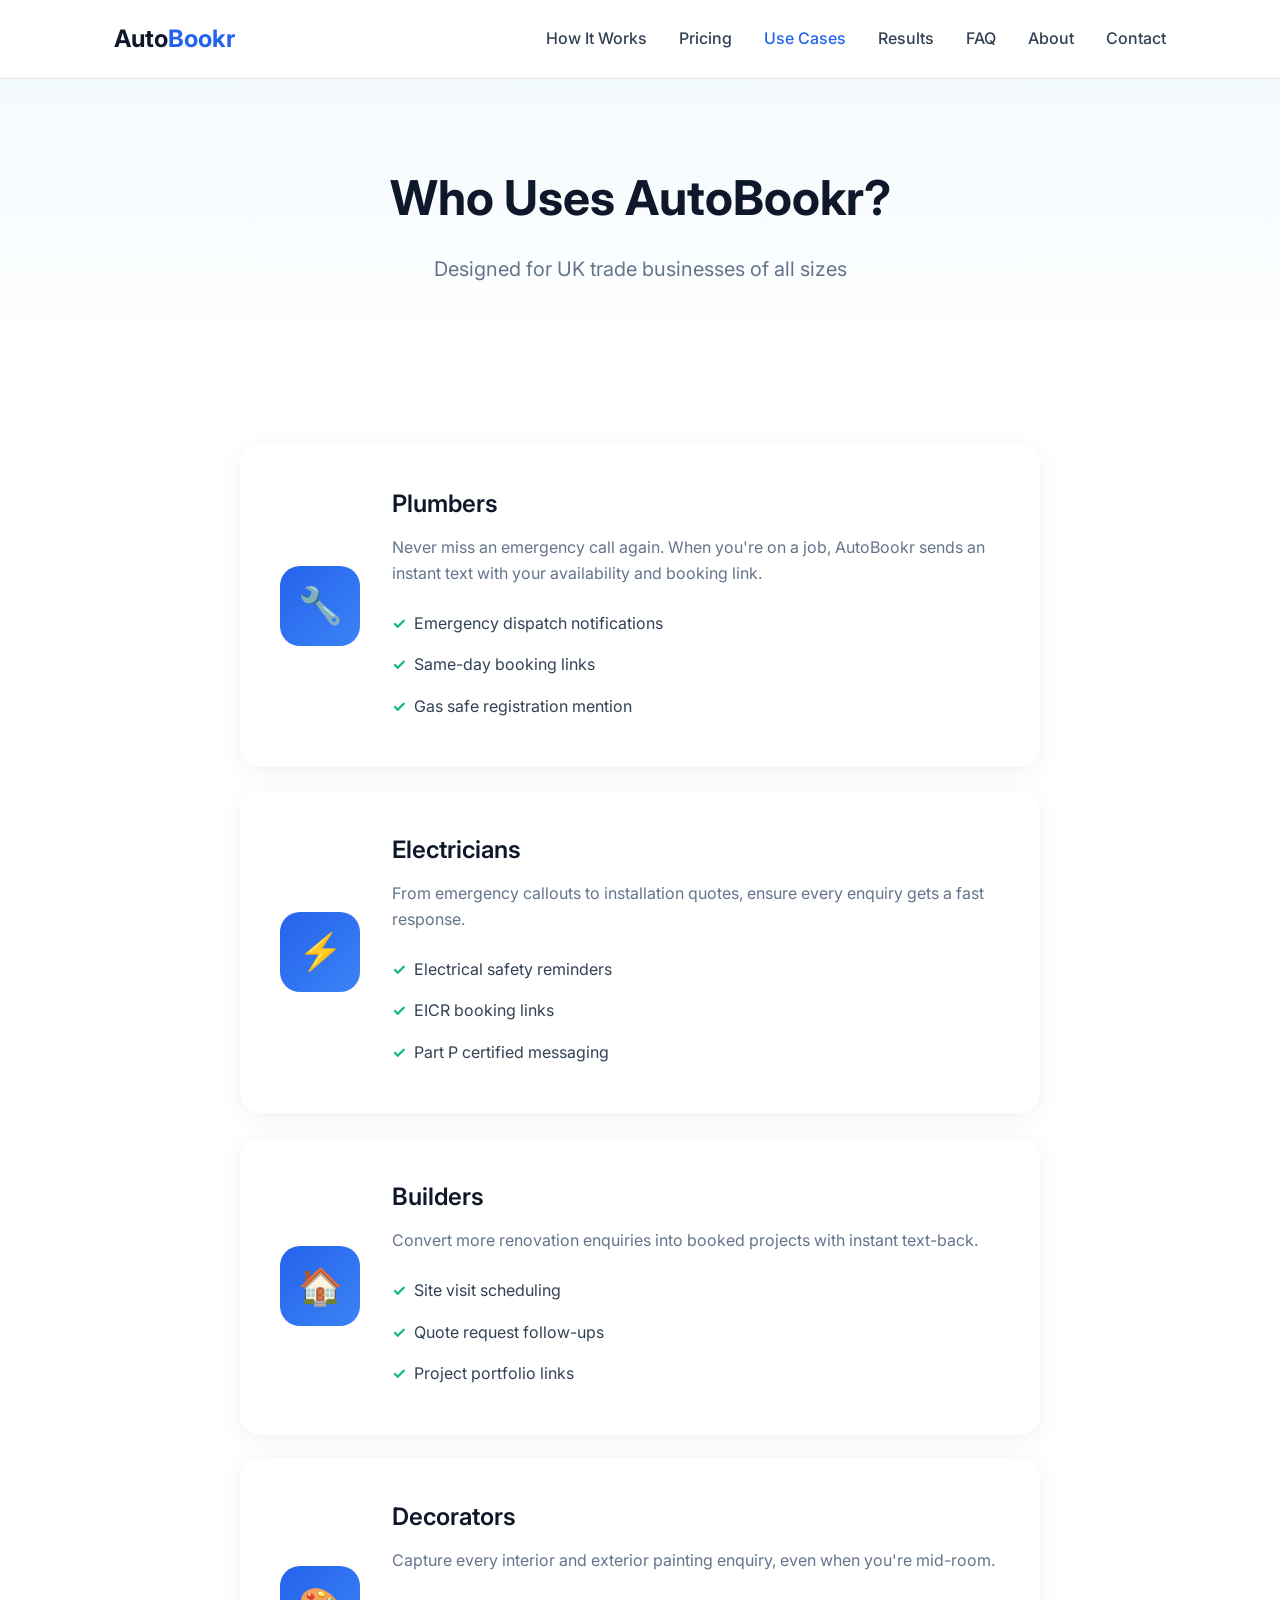
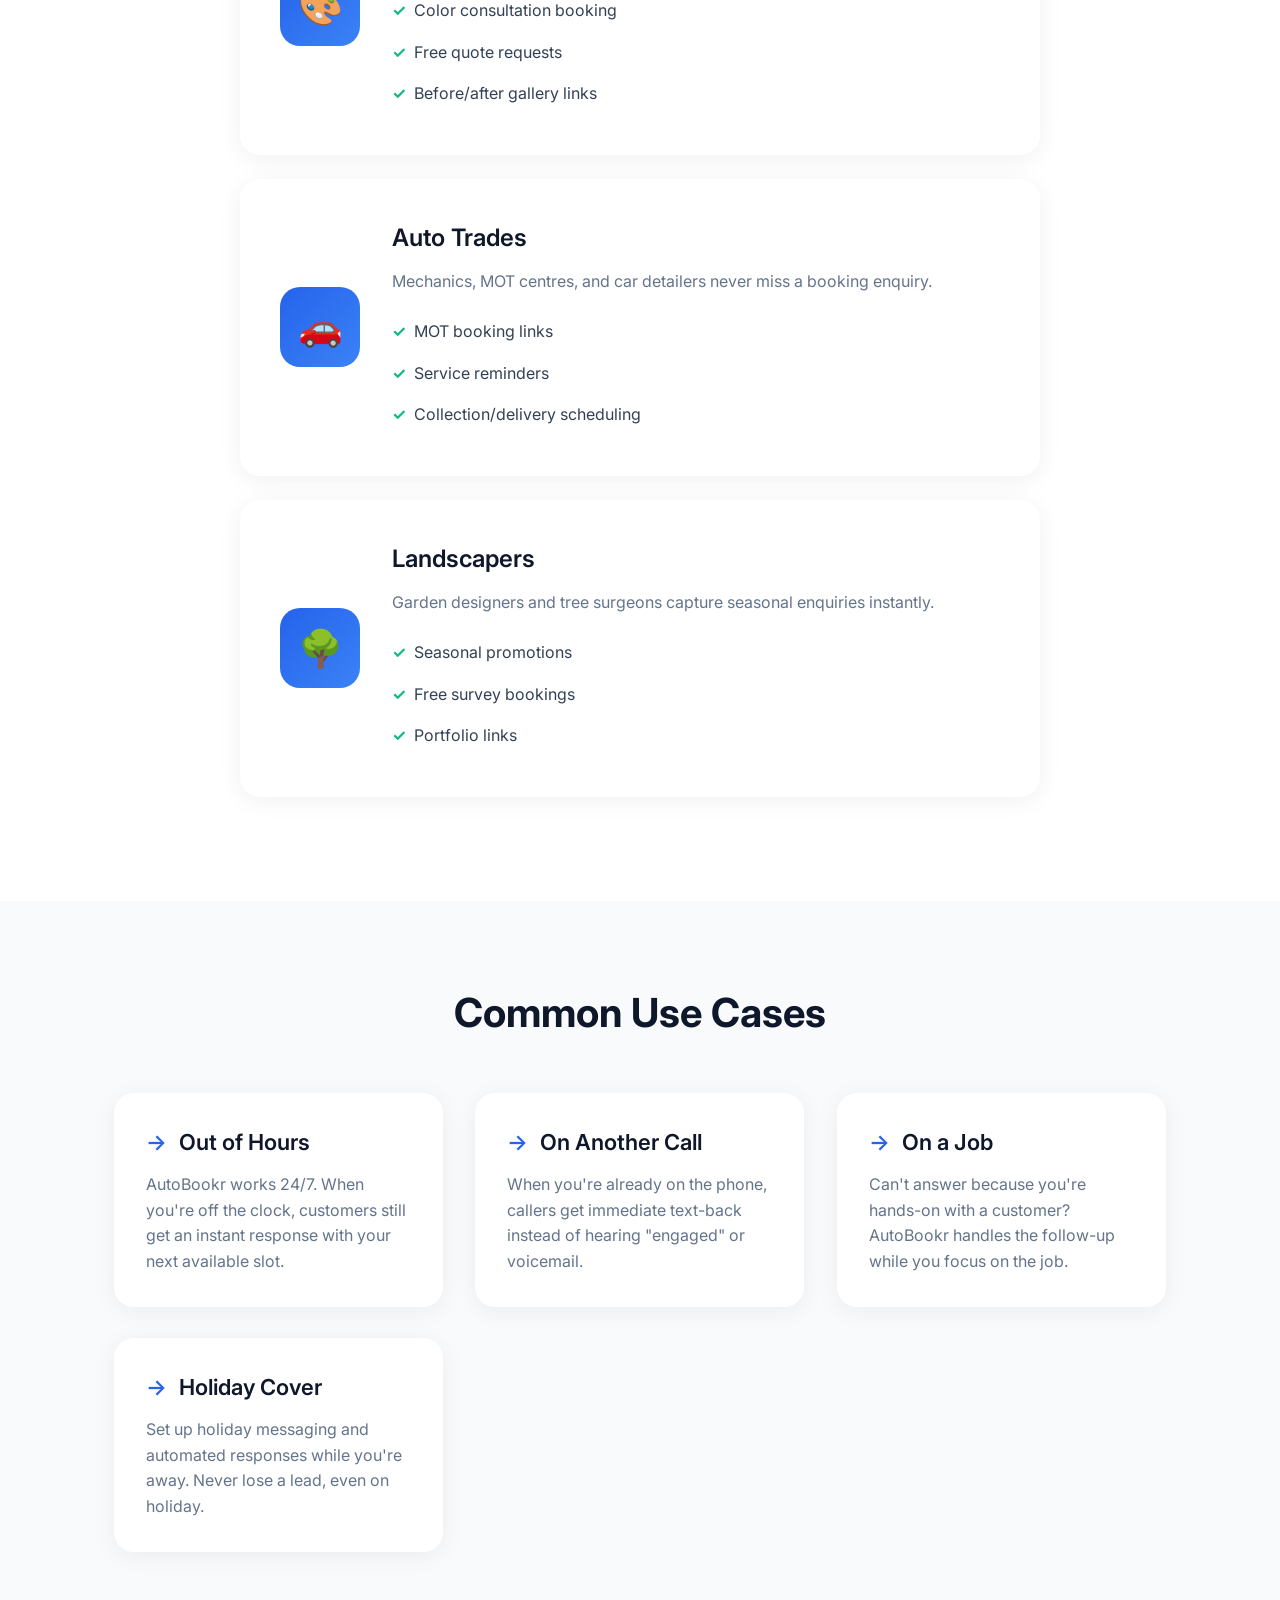
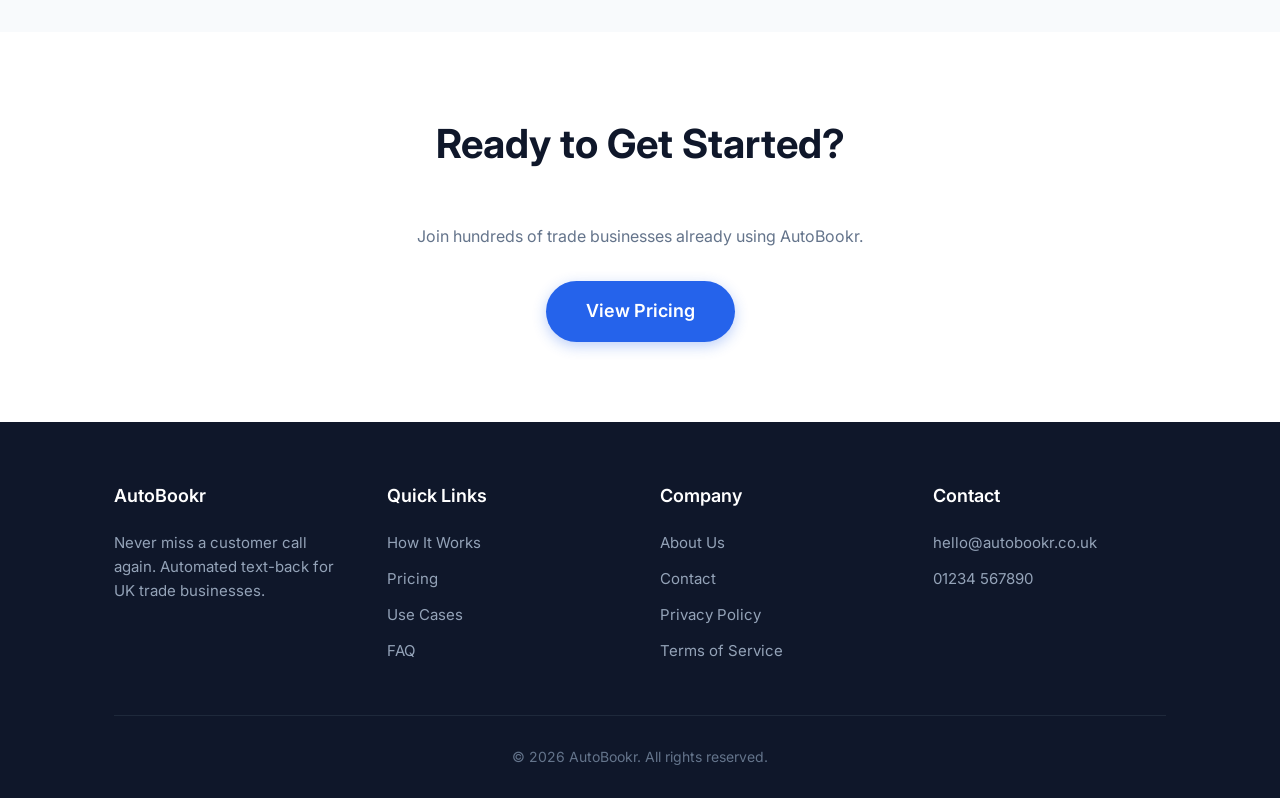
<file: use-cases.html>
<!DOCTYPE html>
<html lang="en">
<head>
    <meta charset="UTF-8">
    <meta name="viewport" content="width=device-width, initial-scale=1.0">
    <title>Use Cases - AutoBookr</title>
    <link rel="preconnect" href="https://fonts.googleapis.com">
    <link rel="preconnect" href="https://fonts.gstatic.com" crossorigin>
    <link href="https://fonts.googleapis.com/css2?family=Inter:wght@400;500;600;700&display=swap" rel="stylesheet">
    <link rel="stylesheet" href="styles.css">
</head>
<body>
    <nav>
        <div class="container nav-content">
            <a href="index.html" class="logo">Auto<span>Bookr</span></a>
            <button class="hamburger" aria-label="Toggle menu">
                <span></span>
                <span></span>
                <span></span>
            </button>
            <ul class="nav-links">
                <li><a href="how-it-works.html">How It Works</a></li>
                <li><a href="pricing.html">Pricing</a></li>
                <li><a href="use-cases.html">Use Cases</a></li>
                <li><a href="results.html">Results</a></li>
                <li><a href="faq.html">FAQ</a></li>
                <li><a href="about.html">About</a></li>
                <li><a href="contact.html">Contact</a></li>
            </ul>
        </div>
    </nav>

    <section class="page-header">
        <div class="container">
            <h1>Who Uses AutoBookr?</h1>
            <p>Designed for UK trade businesses of all sizes</p>
        </div>
    </section>

    <section class="section">
        <div class="container">
            <div class="use-case-list">
                <div class="use-case-item">
                    <div class="use-case-icon">🔧</div>
                    <div class="use-case-content">
                        <h3>Plumbers</h3>
                        <p>Never miss an emergency call again. When you're on a job, AutoBookr sends an instant text with your availability and booking link.</p>
                        <ul>
                            <li>Emergency dispatch notifications</li>
                            <li>Same-day booking links</li>
                            <li>Gas safe registration mention</li>
                        </ul>
                    </div>
                </div>
                <div class="use-case-item">
                    <div class="use-case-icon">⚡</div>
                    <div class="use-case-content">
                        <h3>Electricians</h3>
                        <p>From emergency callouts to installation quotes, ensure every enquiry gets a fast response.</p>
                        <ul>
                            <li>Electrical safety reminders</li>
                            <li>EICR booking links</li>
                            <li>Part P certified messaging</li>
                        </ul>
                    </div>
                </div>
                <div class="use-case-item">
                    <div class="use-case-icon">🏠</div>
                    <div class="use-case-content">
                        <h3>Builders</h3>
                        <p>Convert more renovation enquiries into booked projects with instant text-back.</p>
                        <ul>
                            <li>Site visit scheduling</li>
                            <li>Quote request follow-ups</li>
                            <li>Project portfolio links</li>
                        </ul>
                    </div>
                </div>
                <div class="use-case-item">
                    <div class="use-case-icon">🎨</div>
                    <div class="use-case-content">
                        <h3>Decorators</h3>
                        <p>Capture every interior and exterior painting enquiry, even when you're mid-room.</p>
                        <ul>
                            <li>Color consultation booking</li>
                            <li>Free quote requests</li>
                            <li>Before/after gallery links</li>
                        </ul>
                    </div>
                </div>
                <div class="use-case-item">
                    <div class="use-case-icon">🚗</div>
                    <div class="use-case-content">
                        <h3>Auto Trades</h3>
                        <p>Mechanics, MOT centres, and car detailers never miss a booking enquiry.</p>
                        <ul>
                            <li>MOT booking links</li>
                            <li>Service reminders</li>
                            <li>Collection/delivery scheduling</li>
                        </ul>
                    </div>
                </div>
                <div class="use-case-item">
                    <div class="use-case-icon">🌳</div>
                    <div class="use-case-content">
                        <h3>Landscapers</h3>
                        <p>Garden designers and tree surgeons capture seasonal enquiries instantly.</p>
                        <ul>
                            <li>Seasonal promotions</li>
                            <li>Free survey bookings</li>
                            <li>Portfolio links</li>
                        </ul>
                    </div>
                </div>
            </div>
        </div>
    </section>

    <section class="section section-alt">
        <div class="container">
            <h2 class="section-title">Common Use Cases</h2>
            <div class="feature-grid">
                <div class="feature-card">
                    <h3>Out of Hours</h3>
                    <p>AutoBookr works 24/7. When you're off the clock, customers still get an instant response with your next available slot.</p>
                </div>
                <div class="feature-card">
                    <h3>On Another Call</h3>
                    <p>When you're already on the phone, callers get immediate text-back instead of hearing "engaged" or voicemail.</p>
                </div>
                <div class="feature-card">
                    <h3>On a Job</h3>
                    <p>Can't answer because you're hands-on with a customer? AutoBookr handles the follow-up while you focus on the job.</p>
                </div>
                <div class="feature-card">
                    <h3>Holiday Cover</h3>
                    <p>Set up holiday messaging and automated responses while you're away. Never lose a lead, even on holiday.</p>
                </div>
            </div>
        </div>
    </section>

    <section class="section">
        <div class="container" style="text-align: center;">
            <h2 class="section-title">Ready to Get Started?</h2>
            <p style="margin-bottom: 32px; color: var(--text-light); max-width: 600px; margin-left: auto; margin-right: auto;">Join hundreds of trade businesses already using AutoBookr.</p>
            <a href="pricing.html" class="cta-button">View Pricing</a>
        </div>
    </section>

    <footer>
        <div class="container">
            <div class="footer-content">
                <div class="footer-section">
                    <h4>AutoBookr</h4>
                    <p>Never miss a customer call again. Automated text-back for UK trade businesses.</p>
                </div>
                <div class="footer-section">
                    <h4>Quick Links</h4>
                    <a href="how-it-works.html">How It Works</a>
                    <a href="pricing.html">Pricing</a>
                    <a href="use-cases.html">Use Cases</a>
                    <a href="faq.html">FAQ</a>
                </div>
                <div class="footer-section">
                    <h4>Company</h4>
                    <a href="about.html">About Us</a>
                    <a href="contact.html">Contact</a>
                    <a href="privacy.html">Privacy Policy</a>
                    <a href="terms.html">Terms of Service</a>
                </div>
                <div class="footer-section">
                    <h4>Contact</h4>
                    <p>hello@autobookr.co.uk</p>
                    <p>01234 567890</p>
                </div>
            </div>
            <div class="footer-bottom">
                <p>© 2026 AutoBookr. All rights reserved.</p>
            </div>
        </div>
    </footer>

    <script src="script.js"></script>
</body>
</html>
</file>
<file: styles.css>
/* AutoBookr - Shared Styles */
:root {
    --primary: #2563eb;
    --primary-dark: #1d4ed8;
    --primary-light: #3b82f6;
    --secondary: #0f172a;
    --text: #334155;
    --text-light: #64748b;
    --bg: #ffffff;
    --bg-alt: #f8fafc;
    --accent: #10b981;
    --surface: #ffffff;
    --surface-soft: #f8fafc;
    --border: #e2e8f0;
}

[data-theme="dark"] {
    --secondary: #e2e8f0;
    --text: #cbd5e1;
    --text-light: #94a3b8;
    --bg: #020617;
    --bg-alt: #0b1222;
    --surface: #0f172a;
    --surface-soft: #111c31;
    --border: #1e293b;
}

* {
    margin: 0;
    padding: 0;
    box-sizing: border-box;
}

html {
    scroll-behavior: smooth;
}

body {
    font-family: 'Inter', -apple-system, BlinkMacSystemFont, sans-serif;
    color: var(--text);
    line-height: 1.6;
    background: var(--bg);
    transition: background-color 0.25s ease, color 0.25s ease;
}

.container {
    max-width: 1100px;
    margin: 0 auto;
    padding: 0 24px;
}

/* Hero Badges */
.hero-badges {
    display: flex;
    gap: 12px;
    justify-content: center;
    flex-wrap: wrap;
    margin-bottom: 24px;
}

.badge {
    display: inline-block;
    padding: 8px 16px;
    border-radius: 50px;
    font-size: 14px;
    font-weight: 600;
}

.badge-trial {
    background: linear-gradient(135deg, #dbeafe 0%, #bfdbfe 100%);
    color: #1e40af;
}

.badge-guarantee {
    background: linear-gradient(135deg, #d1fae5 0%, #a7f3d0 100%);
    color: #065f46;
}

.cta-sub {
    font-size: 14px;
    color: var(--text-light);
    margin-top: 12px;
}

/* Social Share Buttons */
.social-share {
    margin-top: 32px;
    display: flex;
    align-items: center;
    justify-content: center;
    gap: 12px;
}

.share-label {
    font-size: 14px;
    color: var(--text-light);
}

.share-buttons {
    display: flex;
    gap: 8px;
}

.share-btn {
    display: flex;
    align-items: center;
    justify-content: center;
    width: 40px;
    height: 40px;
    border-radius: 50%;
    background: var(--surface-soft);
    border: 1px solid var(--border);
    color: var(--text);
    transition: all 0.2s;
    text-decoration: none;
}

.share-btn:hover {
    transform: translateY(-2px);
    box-shadow: 0 4px 12px rgba(0, 0, 0, 0.1);
}

.share-btn.twitter:hover {
    background: #000;
    color: #fff;
    border-color: #000;
}

.share-btn.facebook:hover {
    background: #1877f2;
    color: #fff;
    border-color: #1877f2;
}

.share-btn.linkedin:hover {
    background: #0a66c2;
    color: #fff;
    border-color: #0a66c2;
}

.share-btn.email:hover {
    background: var(--primary);
    color: #fff;
    border-color: var(--primary);
}

/* Featured In Section */
.featured-section {
    padding: 40px 0;
    background: var(--bg-alt);
}

.featured-label {
    text-align: center;
    font-size: 14px;
    color: var(--text-light);
    text-transform: uppercase;
    letter-spacing: 1px;
    margin-bottom: 24px;
}

.featured-logos {
    display: flex;
    justify-content: center;
    align-items: center;
    gap: 40px;
    flex-wrap: wrap;
    max-width: 900px;
    margin: 0 auto;
}

.featured-placeholder {
    padding: 16px 32px;
    background: white;
    border: 2px dashed var(--border);
    border-radius: 8px;
    color: var(--text-light);
    font-size: 14px;
    font-weight: 500;
    opacity: 0.6;
}

.featured-cta {
    text-align: center;
    margin-top: 24px;
    font-size: 14px;
    color: var(--text-light);
}

.featured-cta a {
    color: var(--primary);
    text-decoration: none;
}

.featured-cta a:hover {
    text-decoration: underline;
}

/* Newsletter Section */
.newsletter-section {
    padding: 60px 0;
}

.newsletter-box {
    max-width: 600px;
    margin: 0 auto;
    text-align: center;
    padding: 48px;
    background: linear-gradient(135deg, var(--surface) 0%, var(--surface-soft) 100%);
    border-radius: 16px;
    border: 1px solid var(--border);
}

.newsletter-box h2 {
    margin-bottom: 16px;
    font-size: 28px;
}

.newsletter-box p {
    color: var(--text-light);
    margin-bottom: 24px;
}

.newsletter-form {
    display: flex;
    gap: 12px;
    max-width: 400px;
    margin: 0 auto;
}

.newsletter-form input {
    flex: 1;
    padding: 12px 16px;
    border: 1px solid var(--border);
    border-radius: 8px;
    font-size: 16px;
    font-family: inherit;
}

.newsletter-form input:focus {
    outline: none;
    border-color: var(--primary);
    box-shadow: 0 0 0 3px rgba(37, 99, 235, 0.1);
}

.newsletter-privacy {
    font-size: 13px;
    color: var(--text-light);
    margin-top: 16px;
    margin-bottom: 0;
}

@media (max-width: 600px) {
    .newsletter-form {
        flex-direction: column;
    }
    
    .newsletter-box {
        padding: 32px 24px;
    }
}

/* Navigation */
nav {
    padding: 20px 0;
    position: fixed;
    top: 0;
    left: 0;
    right: 0;
    background: rgba(255, 255, 255, 0.95);
    backdrop-filter: blur(10px);
    z-index: 100;
    border-bottom: 1px solid #e2e8f0;
}

.nav-content {
    display: flex;
    justify-content: space-between;
    align-items: center;
    gap: 12px;
}

.logo {
    font-size: 24px;
    font-weight: 700;
    color: var(--secondary);
    text-decoration: none;
}

.logo span {
    color: var(--primary);
}

.nav-links {
    display: flex;
    gap: 32px;
    list-style: none;
}

.nav-links a {
    text-decoration: none;
    color: var(--text);
    font-weight: 500;
    transition: color 0.2s;
}

.nav-links a:hover,
.nav-links a.active {
    color: var(--primary);
}

/* Hamburger Menu */
.hamburger {
    display: none;
    flex-direction: column;
    gap: 5px;
    cursor: pointer;
    padding: 8px;
    background: none;
    border: none;
}

.hamburger span {
    display: block;
    width: 24px;
    height: 2px;
    background: var(--secondary);
    transition: all 0.3s ease;
}

.hamburger.active span:nth-child(1) {
    transform: rotate(45deg) translate(5px, 5px);
}

.hamburger.active span:nth-child(2) {
    opacity: 0;
}

.hamburger.active span:nth-child(3) {
    transform: rotate(-45deg) translate(5px, -5px);
}

/* Page Header */
.page-header {
    padding: 160px 0 80px;
    text-align: center;
    background: linear-gradient(180deg, #f0f9ff 0%, #ffffff 100%);
}

.page-header h1 {
    font-size: clamp(32px, 5vw, 48px);
    font-weight: 700;
    color: var(--secondary);
    margin-bottom: 16px;
}

.page-header p {
    font-size: clamp(16px, 2vw, 20px);
    color: var(--text-light);
    max-width: 600px;
    margin: 0 auto;
}

/* Section Styles */
.section {
    padding: 80px 0;
}

.section-alt {
    background: var(--bg-alt);
}

.section-title {
    text-align: center;
    font-size: clamp(28px, 4vw, 40px);
    font-weight: 700;
    color: var(--secondary);
    margin-bottom: 48px;
}

/* Top banner */
.top-banner {
    margin-top: 82px;
    background: linear-gradient(90deg, #1d4ed8, #2563eb);
    color: #fff;
    text-align: center;
    font-size: 14px;
    font-weight: 600;
    padding: 10px 14px;
}

/* Hero Section (Home) */
.hero {
    padding: 160px 0 100px;
    text-align: center;
    background: linear-gradient(180deg, #f0f9ff 0%, #ffffff 100%);
    position: relative;
    overflow: hidden;
}

.hero::before,
.hero::after {
    content: '';
    position: absolute;
    border-radius: 999px;
    filter: blur(2px);
    z-index: 0;
    pointer-events: none;
}

.hero::before {
    width: 360px;
    height: 360px;
    background: radial-gradient(circle, rgba(59, 130, 246, 0.24) 0%, rgba(59, 130, 246, 0) 70%);
    top: -120px;
    left: -80px;
    animation: blobFloat 9s ease-in-out infinite;
}

.hero::after {
    width: 320px;
    height: 320px;
    background: radial-gradient(circle, rgba(16, 185, 129, 0.2) 0%, rgba(16, 185, 129, 0) 70%);
    right: -80px;
    bottom: -120px;
    animation: blobFloat 10s ease-in-out infinite reverse;
}

.hero .container {
    position: relative;
    z-index: 1;
}

.hero h1 {
    font-size: clamp(36px, 5vw, 56px);
    font-weight: 700;
    color: var(--secondary);
    line-height: 1.1;
    margin-bottom: 24px;
    max-width: 800px;
    margin-left: auto;
    margin-right: auto;
}

.hero h1 span {
    color: var(--primary);
}

.hero p {
    font-size: clamp(18px, 2.5vw, 22px);
    color: var(--text-light);
    max-width: 600px;
    margin: 0 auto 40px;
}

.cta-button {
    display: inline-block;
    background: var(--primary);
    color: white;
    padding: 16px 40px;
    border-radius: 50px;
    font-size: 18px;
    font-weight: 600;
    text-decoration: none;
    transition: all 0.3s ease;
    box-shadow: 0 4px 14px rgba(37, 99, 235, 0.3);
}

.cta-button:hover {
    background: var(--primary-dark);
    transform: translateY(-2px);
    box-shadow: 0 6px 20px rgba(37, 99, 235, 0.4);
}

/* Steps */
.steps {
    display: grid;
    grid-template-columns: repeat(auto-fit, minmax(280px, 1fr));
    gap: 40px;
}

.step {
    background: white;
    padding: 40px 32px;
    border-radius: 20px;
    text-align: center;
    box-shadow: 0 4px 24px rgba(0, 0, 0, 0.06);
    transition: transform 0.3s ease;
}

.step:hover {
    transform: translateY(-5px);
}

.step-number {
    width: 56px;
    height: 56px;
    background: linear-gradient(135deg, var(--primary) 0%, var(--primary-light) 100%);
    color: white;
    font-size: 24px;
    font-weight: 700;
    border-radius: 50%;
    display: flex;
    align-items: center;
    justify-content: center;
    margin: 0 auto 24px;
}

.step h3 {
    font-size: 22px;
    font-weight: 600;
    color: var(--secondary);
    margin-bottom: 12px;
}

.step p {
    color: var(--text-light);
    font-size: 16px;
}

/* Pricing */
.pricing {
    padding: 80px 0;
}

.pricing-grid {
    display: grid;
    grid-template-columns: repeat(auto-fit, minmax(300px, 1fr));
    gap: 32px;
    max-width: 1000px;
    margin: 0 auto;
    align-items: stretch;
}

.pricing-card {
    background: white;
    border-radius: 24px;
    padding: 40px 32px;
    text-align: center;
    border: 2px solid #e2e8f0;
    transition: all 0.3s ease;
    position: relative;
    display: flex;
    flex-direction: column;
    height: 100%;
}

.pricing-card:hover {
    border-color: var(--primary);
    box-shadow: 0 12px 44px rgba(37, 99, 235, 0.25), 0 0 0 2px rgba(59, 130, 246, 0.18);
    animation: pricePulse 1.2s ease-in-out infinite;
    transform: translateY(-6px) scale(1.01);
}

.pricing-card:hover .price {
    transform: translateY(-2px) scale(1.03);
    transition: transform 0.25s ease;
}

.pricing-card:hover .pricing-btn {
    background: var(--primary);
    color: #fff;
    border-color: var(--primary);
}

.tilt-card {
    transform-style: preserve-3d;
    will-change: transform;
    transition: transform 0.28s ease, box-shadow 0.28s ease, border-color 0.28s ease;
}

.tilt-card:hover {
    box-shadow: 0 12px 44px rgba(15, 23, 42, 0.12);
}

.pricing-card.featured {
    border-color: var(--primary);
    transform: scale(1.05);
}

.pricing-card .value-anchor {
    font-size: 13px;
    color: var(--secondary);
    font-weight: 600;
    margin: -8px 0 16px;
    padding: 6px 12px;
    background: rgba(34, 197, 94, 0.1);
    border-radius: 20px;
    display: inline-block;
}

.pricing-card.featured:hover {
    transform: scale(1.06) translateY(-6px);
}

.pricing-card.featured::before {
    content: 'Most Popular';
    position: absolute;
    top: -12px;
    left: 50%;
    transform: translateX(-50%);
    background: var(--primary);
    color: white;
    padding: 6px 20px;
    border-radius: 20px;
    font-size: 14px;
    font-weight: 600;
}

.pricing-card h3 {
    font-size: 24px;
    font-weight: 600;
    color: var(--secondary);
    margin-bottom: 8px;
}

.price {
    font-size: 48px;
    font-weight: 700;
    color: var(--secondary);
    margin-bottom: 8px;
}

.price span {
    font-size: 18px;
    font-weight: 400;
    color: var(--text-light);
}

.pricing-card ul {
    list-style: none;
    margin: 24px 0;
    text-align: left;
    flex: 1;
}

.pricing-card li {
    padding: 12px 0;
    border-bottom: 1px solid #f1f5f9;
    display: flex;
    align-items: center;
    gap: 12px;
}

.pricing-card li::before {
    content: '✓';
    color: var(--accent);
    font-weight: 700;
}

.pricing-btn {
    display: block;
    width: 100%;
    padding: 16px;
    border-radius: 12px;
    font-size: 16px;
    font-weight: 600;
    text-decoration: none;
    transition: all 0.3s ease;
    background: var(--bg-alt);
    color: var(--secondary);
    border: 2px solid #e2e8f0;
    margin-top: auto;
}

.pricing-btn:hover {
    background: var(--primary);
    color: white;
    border-color: var(--primary);
}

.pricing-card.featured .pricing-btn {
    background: var(--primary);
    color: white;
    border-color: var(--primary);
}

.pricing-card.featured .pricing-btn:hover {
    background: var(--primary-dark);
}

/* Comparison + portal */
.compare-grid {
    display: grid;
    grid-template-columns: repeat(auto-fit, minmax(280px, 1fr));
    gap: 24px;
}

.compare-card {
    background: var(--surface);
    border: 1px solid var(--border);
    border-radius: 16px;
    padding: 24px;
}

.compare-card h3 {
    color: var(--secondary);
    margin-bottom: 12px;
}

.compare-card ul {
    list-style: none;
}

.compare-card li {
    padding: 8px 0;
    color: var(--text-light);
}

.compare-card li::before {
    content: '✓';
    color: var(--accent);
    margin-right: 8px;
}

.compare-card.muted {
    opacity: 0.88;
}

.portal-preview {
    max-width: 840px;
    margin: 0 auto;
    background: var(--surface);
    border: 1px solid var(--border);
    border-radius: 18px;
    padding: 28px;
    box-shadow: 0 6px 24px rgba(0,0,0,0.06);
}

.portal-preview p {
    color: var(--text);
    margin-bottom: 12px;
}

.portal-preview ul {
    list-style: none;
}

.portal-preview li {
    color: var(--text-light);
    padding: 8px 0;
}

.portal-preview li::before {
    content: '→';
    color: var(--primary);
    margin-right: 8px;
}

/* Testimonials */
.testimonials {
    padding: 80px 0;
    background: var(--bg-alt);
}

.testimonial-grid {
    display: grid;
    grid-template-columns: repeat(auto-fit, minmax(300px, 1fr));
    gap: 32px;
}

.testimonial {
    background: white;
    padding: 32px;
    border-radius: 20px;
    box-shadow: 0 4px 24px rgba(0, 0, 0, 0.06);
}

.testimonial p {
    font-size: 17px;
    color: var(--text);
    margin-bottom: 20px;
    font-style: italic;
}

.testimonial-author {
    display: flex;
    align-items: center;
    gap: 16px;
}

.testimonial-avatar {
    width: 48px;
    height: 48px;
    border-radius: 50%;
    background: linear-gradient(135deg, var(--primary) 0%, var(--accent) 100%);
    display: flex;
    align-items: center;
    justify-content: center;
    color: white;
    font-weight: 600;
    font-size: 18px;
}

.testimonial-info h4 {
    font-size: 16px;
    font-weight: 600;
    color: var(--secondary);
}

.testimonial-info span {
    font-size: 14px;
    color: var(--text-light);
}

/* Feature Grid */
.feature-grid {
    display: grid;
    grid-template-columns: repeat(auto-fit, minmax(300px, 1fr));
    gap: 32px;
}

.feature-card {
    background: white;
    padding: 32px;
    border-radius: 20px;
    box-shadow: 0 4px 24px rgba(0, 0, 0, 0.06);
}

.feature-card h3 {
    font-size: 22px;
    font-weight: 600;
    color: var(--secondary);
    margin-bottom: 12px;
    display: flex;
    align-items: center;
    gap: 12px;
}

.feature-card h3::before {
    content: '→';
    color: var(--primary);
}

.feature-card p {
    color: var(--text-light);
}

/* FAQ */
.faq-grid {
    max-width: 800px;
    margin: 0 auto;
}

.faq-item {
    background: white;
    padding: 24px;
    border-radius: 16px;
    margin-bottom: 16px;
    box-shadow: 0 2px 12px rgba(0, 0, 0, 0.04);
}

.faq-item h3 {
    font-size: 18px;
    font-weight: 600;
    color: var(--secondary);
    margin-bottom: 8px;
}

.faq-item p {
    color: var(--text-light);
}

/* Contact Form */
.contact-wrapper {
    display: grid;
    grid-template-columns: 1fr 1fr;
    gap: 48px;
    max-width: 900px;
    margin: 0 auto;
}

.contact-form {
    background: white;
    padding: 40px;
    border-radius: 24px;
    box-shadow: 0 4px 24px rgba(0, 0, 0, 0.06);
}

.contact-form h3 {
    font-size: 24px;
    font-weight: 600;
    color: var(--secondary);
    margin-bottom: 24px;
}

.form-group {
    margin-bottom: 20px;
}

.form-group label {
    display: block;
    font-weight: 500;
    color: var(--secondary);
    margin-bottom: 8px;
}

.form-group input,
.form-group textarea {
    width: 100%;
    padding: 14px 16px;
    border: 2px solid #e2e8f0;
    border-radius: 12px;
    font-size: 16px;
    font-family: inherit;
    transition: border-color 0.2s;
}

.form-group input:focus,
.form-group textarea:focus {
    outline: none;
    border-color: var(--primary);
}

.contact-info {
    padding: 40px 0;
}

.contact-info h3 {
    font-size: 24px;
    font-weight: 600;
    color: var(--secondary);
    margin-bottom: 24px;
}

.contact-info p {
    color: var(--text-light);
    margin-bottom: 16px;
    display: flex;
    align-items: center;
    gap: 12px;
}

.contact-info strong {
    color: var(--secondary);
}

/* Use Cases */
.use-case-list {
    max-width: 800px;
    margin: 0 auto;
}

.use-case-item {
    display: grid;
    grid-template-columns: auto 1fr;
    gap: 32px;
    padding: 40px;
    background: white;
    border-radius: 20px;
    margin-bottom: 24px;
    box-shadow: 0 4px 24px rgba(0, 0, 0, 0.06);
    align-items: center;
}

.use-case-icon {
    width: 80px;
    height: 80px;
    background: linear-gradient(135deg, var(--primary) 0%, var(--primary-light) 100%);
    border-radius: 20px;
    display: flex;
    align-items: center;
    justify-content: center;
    font-size: 36px;
}

.use-case-content h3 {
    font-size: 24px;
    font-weight: 600;
    color: var(--secondary);
    margin-bottom: 12px;
}

.use-case-content p {
    color: var(--text-light);
    margin-bottom: 16px;
}

.use-case-content ul {
    list-style: none;
}

.use-case-content li {
    padding: 8px 0;
    color: var(--text);
    display: flex;
    align-items: center;
    gap: 8px;
}

.use-case-content li::before {
    content: '✓';
    color: var(--accent);
    font-weight: 700;
}

/* Results/ROI */
.stats-grid {
    display: grid;
    grid-template-columns: repeat(4, 1fr);
    gap: 24px;
    margin-bottom: 60px;
}

.stat-card {
    background: white;
    padding: 32px 24px;
    border-radius: 20px;
    text-align: center;
    box-shadow: 0 4px 24px rgba(0, 0, 0, 0.06);
}

.stat-number {
    font-size: 42px;
    font-weight: 700;
    color: var(--primary);
    margin-bottom: 8px;
}

.stat-label {
    font-size: 14px;
    color: var(--text-light);
    text-transform: uppercase;
    letter-spacing: 1px;
}

/* Benefits List */
.benefits-list {
    max-width: 800px;
    margin: 0 auto;
}

.benefit-item {
    display: flex;
    gap: 20px;
    padding: 24px;
    background: white;
    border-radius: 16px;
    margin-bottom: 16px;
    box-shadow: 0 2px 12px rgba(0, 0, 0, 0.04);
    align-items: flex-start;
}

.benefit-icon {
    width: 48px;
    height: 48px;
    background: var(--bg-alt);
    border-radius: 12px;
    display: flex;
    align-items: center;
    justify-content: center;
    font-size: 24px;
    flex-shrink: 0;
}

.benefit-content h3 {
    font-size: 18px;
    font-weight: 600;
    color: var(--secondary);
    margin-bottom: 4px;
}

.benefit-content p {
    color: var(--text-light);
    font-size: 15px;
}

/* Legal Pages */
.legal-content {
    max-width: 800px;
    margin: 0 auto;
    padding: 120px 0 60px;
}

.legal-content h1 {
    font-size: 40px;
    font-weight: 700;
    color: var(--secondary);
    margin-bottom: 32px;
}

.legal-content h2 {
    font-size: 24px;
    font-weight: 600;
    color: var(--secondary);
    margin: 32px 0 16px;
}

.legal-content p {
    color: var(--text);
    margin-bottom: 16px;
    line-height: 1.8;
}

.legal-content ul {
    margin: 16px 0;
    padding-left: 24px;
}

.legal-content li {
    color: var(--text);
    margin-bottom: 8px;
}

/* Trust + ROI */
.trust-strip-section {
    padding-top: 32px;
    padding-bottom: 32px;
}

.trust-strip {
    display: grid;
    grid-template-columns: repeat(auto-fit, minmax(200px, 1fr));
    gap: 12px;
}

.trust-item {
    background: var(--surface);
    border: 1px solid var(--border);
    border-radius: 12px;
    padding: 12px 14px;
    text-align: center;
    font-weight: 600;
    color: var(--secondary);
}

.roi-grid {
    display: grid;
    grid-template-columns: repeat(auto-fit, minmax(260px, 1fr));
    gap: 20px;
}

.roi-card {
    background: var(--surface);
    border: 1px solid var(--border);
    border-radius: 16px;
    padding: 24px;
    box-shadow: 0 4px 24px rgba(0, 0, 0, 0.05);
}

.roi-card h3 {
    color: var(--secondary);
    margin-bottom: 8px;
}

.roi-number {
    font-size: 34px;
    font-weight: 700;
    color: var(--primary);
    margin-bottom: 8px;
}

.roi-card p {
    color: var(--text-light);
}

/* Footer */
footer {
    background: var(--secondary);
    color: white;
    padding: 60px 0 30px;
}

.footer-content {
    display: grid;
    grid-template-columns: repeat(auto-fit, minmax(200px, 1fr));
    gap: 40px;
    margin-bottom: 40px;
}

.footer-section h4 {
    font-size: 18px;
    font-weight: 600;
    margin-bottom: 20px;
}

.footer-section p,
.footer-section a {
    color: #94a3b8;
    text-decoration: none;
    display: block;
    margin-bottom: 12px;
    font-size: 15px;
}

.footer-section a:hover {
    color: white;
}

.footer-bottom {
    text-align: center;
    padding-top: 30px;
    border-top: 1px solid #1e293b;
    color: #64748b;
    font-size: 14px;
}

/* Animation layer */
@keyframes fadeUp {
    from {
        opacity: 0;
        transform: translateY(24px);
    }
    to {
        opacity: 1;
        transform: translateY(0);
    }
}

@keyframes softFloat {
    0%, 100% {
        transform: translateY(0);
    }
    50% {
        transform: translateY(-6px);
    }
}

@keyframes blobFloat {
    0%, 100% {
        transform: translate3d(0, 0, 0) scale(1);
    }
    50% {
        transform: translate3d(14px, -10px, 0) scale(1.05);
    }
}

@keyframes gentleGlow {
    0%, 100% {
        text-shadow: 0 0 0 rgba(37, 99, 235, 0);
    }
    50% {
        text-shadow: 0 0 24px rgba(37, 99, 235, 0.25);
    }
}

@keyframes pricePulse {
    0%, 100% {
        box-shadow: 0 8px 40px rgba(37, 99, 235, 0.15);
    }
    50% {
        box-shadow: 0 14px 48px rgba(37, 99, 235, 0.26);
    }
}

.hero h1 {
    animation: fadeUp 0.8s ease both;
}

.hero p {
    animation: fadeUp 0.9s ease 0.08s both;
}

.hero .cta-button {
    animation: fadeUp 1s ease 0.14s both;
}

.hero h1 span {
    display: inline-block;
    animation: gentleGlow 3s ease-in-out infinite;
}

.step-number,
.benefit-icon,
.testimonial-avatar,
.use-case-icon {
    animation: softFloat 3.4s ease-in-out infinite;
}

.reveal {
    opacity: 0;
    transform: translateY(28px);
    transition: opacity 0.7s ease, transform 0.7s ease;
    will-change: opacity, transform;
}

.reveal.in-view {
    opacity: 1;
    transform: translateY(0);
}

@media (prefers-reduced-motion: reduce) {
    * {
        animation: none !important;
        transition: none !important;
        scroll-behavior: auto !important;
    }

    .reveal,
    .reveal.in-view {
        opacity: 1;
        transform: none;
    }
}

/* Theme toggle */
.theme-toggle {
    border: 1px solid var(--border);
    background: var(--surface);
    color: var(--text);
    border-radius: 999px;
    padding: 8px 12px;
    font-size: 14px;
    font-weight: 600;
    cursor: pointer;
    transition: all 0.2s ease;
}

.theme-toggle:hover {
    transform: translateY(-1px);
    border-color: var(--primary);
}

/* Dark mode component overrides */
nav {
    border-bottom: 1px solid var(--border);
}

[data-theme="dark"] nav {
    background: rgba(2, 6, 23, 0.9);
}

[data-theme="dark"] .nav-links {
    background: var(--surface);
}

[data-theme="dark"] .page-header,
[data-theme="dark"] .hero {
    background: linear-gradient(180deg, #0b1222 0%, #020617 100%);
}

[data-theme="dark"] .step,
[data-theme="dark"] .pricing-card,
[data-theme="dark"] .testimonial,
[data-theme="dark"] .feature-card,
[data-theme="dark"] .faq-item,
[data-theme="dark"] .benefit-item,
[data-theme="dark"] .use-case-item,
[data-theme="dark"] .stat-card,
[data-theme="dark"] .contact-form {
    background: var(--surface);
    border-color: var(--border);
    box-shadow: 0 8px 26px rgba(0, 0, 0, 0.3);
}

[data-theme="dark"] .section-alt,
[data-theme="dark"] .testimonials,
[data-theme="dark"] .benefit-icon,
[data-theme="dark"] .pricing-btn {
    background: var(--surface-soft);
}

[data-theme="dark"] .pricing-btn {
    color: var(--secondary);
    border-color: var(--border);
}

[data-theme="dark"] .form-group input,
[data-theme="dark"] .form-group textarea {
    background: #0b1222;
    color: var(--secondary);
    border-color: var(--border);
}

[data-theme="dark"] .hamburger span {
    background: var(--secondary);
}

[data-theme="dark"] footer {
    background: #020617;
}

/* Mobile adjustments */
@media (max-width: 768px) {
    .nav-content {
        position: relative;
    }

    .logo {
        font-size: 21px;
    }

    .theme-toggle {
        margin-left: auto;
        padding: 7px 10px;
        font-size: 13px;
        line-height: 1;
    }

    .nav-links {
        display: none;
        position: absolute;
        top: 100%;
        left: 0;
        right: 0;
        background: var(--surface);
        flex-direction: column;
        padding: 20px 24px;
        gap: 16px;
        border-bottom: 1px solid var(--border);
        box-shadow: 0 4px 12px rgba(0, 0, 0, 0.1);
    }

    .nav-links.active {
        display: flex;
    }

    .hamburger {
        display: flex;
        margin-left: 2px;
    }

    .top-banner {
        margin-top: 74px;
        font-size: 12px;
        padding: 8px 10px;
    }

    .hero {
        padding: 120px 0 80px;
    }

    .page-header {
        padding: 120px 0 60px;
    }

    .pricing-card.featured {
        transform: none;
    }

    .contact-wrapper {
        grid-template-columns: 1fr;
    }

    .stats-grid {
        grid-template-columns: repeat(2, 1fr);
    }

    .use-case-item {
        grid-template-columns: 1fr;
        text-align: center;
    }

    .use-case-icon {
        margin: 0 auto;
    }
}

/* ============================================
   Success Stories Page Styles
   ============================================ */

.success-story-featured {
    margin-bottom: 48px;
}

.success-story-card {
    background: var(--surface);
    border: 1px solid var(--border);
    border-radius: 16px;
    padding: 32px;
    transition: transform 0.3s ease, box-shadow 0.3s ease;
}

.success-story-card.featured {
    border-color: var(--primary);
    background: linear-gradient(135deg, var(--surface) 0%, var(--surface-soft) 100%);
    box-shadow: 0 8px 32px rgba(37, 99, 235, 0.15);
}

.success-story-header {
    display: flex;
    align-items: center;
    gap: 16px;
    margin-bottom: 24px;
}

.success-story-avatar {
    width: 56px;
    height: 56px;
    border-radius: 12px;
    background: linear-gradient(135deg, var(--primary) 0%, var(--primary-light) 100%);
    color: white;
    display: flex;
    align-items: center;
    justify-content: center;
    font-weight: 700;
    font-size: 18px;
}

.success-story-meta h3 {
    font-size: 20px;
    color: var(--secondary);
    margin-bottom: 4px;
}

.success-story-location,
.success-story-trade {
    display: block;
    font-size: 14px;
    color: var(--text-light);
}

.success-story-stats {
    display: grid;
    grid-template-columns: repeat(3, 1fr);
    gap: 24px;
    padding: 24px 0;
    border-top: 1px solid var(--border);
    border-bottom: 1px solid var(--border);
    margin-bottom: 24px;
}

.success-stat {
    text-align: center;
}

.success-stat .stat-number {
    display: block;
    font-size: 28px;
    font-weight: 700;
    color: var(--primary);
    margin-bottom: 4px;
}

.success-stat .stat-label {
    font-size: 13px;
    color: var(--text-light);
}

.success-story-quote {
    font-size: 16px;
    line-height: 1.7;
    color: var(--text);
    font-style: italic;
    margin-bottom: 16px;
    padding-left: 20px;
    border-left: 3px solid var(--primary);
}

.success-story-quote p::before {
    content: '"';
    font-size: 24px;
    color: var(--primary);
    margin-right: 4px;
}

.success-story-author {
    color: var(--text-light);
    font-size: 14px;
}

.success-stories-grid {
    display: grid;
    grid-template-columns: repeat(auto-fit, minmax(340px, 1fr));
    gap: 24px;
}

@media (max-width: 768px) {
    .success-story-stats {
        grid-template-columns: 1fr;
        gap: 16px;
    }

    .success-stories-grid {
        grid-template-columns: 1fr;
    }
}

/* ===== Overnight conversion/trust refresh ===== */
.badge-trust {
    background: linear-gradient(135deg, #ede9fe 0%, #ddd6fe 100%);
    color: #5b21b6;
}

.hero-premium {
    padding-top: 136px;
}

.hero-shell {
    display: grid;
    grid-template-columns: minmax(0, 1.15fr) minmax(320px, 0.85fr);
    gap: 36px;
    align-items: stretch;
}

.hero-copy {
    text-align: left;
}

.eyebrow,
.mini-label {
    display: inline-flex;
    align-items: center;
    gap: 8px;
    font-size: 13px;
    font-weight: 800;
    text-transform: uppercase;
    letter-spacing: 0.12em;
    color: var(--primary);
    margin-bottom: 16px;
}

.align-center {
    display: block;
    text-align: center;
}

.section-title.left {
    text-align: left;
}

.hero-lead {
    max-width: 680px;
    margin: 0 0 28px;
}

.hero-actions,
.cta-band-actions {
    display: flex;
    flex-wrap: wrap;
    gap: 14px;
}

.secondary-button {
    display: inline-flex;
    align-items: center;
    justify-content: center;
    min-height: 56px;
    padding: 16px 28px;
    border-radius: 50px;
    font-size: 18px;
    font-weight: 600;
    text-decoration: none;
    background: var(--surface);
    color: var(--secondary);
    border: 1px solid var(--border);
    transition: all 0.25s ease;
}

.secondary-button:hover {
    transform: translateY(-2px);
    border-color: var(--primary);
    color: var(--primary);
}

.micro-proof {
    display: flex;
    gap: 12px;
    flex-wrap: wrap;
    margin-top: 18px;
}

.micro-proof span,
.plan-tag {
    font-size: 14px;
    color: var(--text-light);
}

.hero-panel-card,
.problem-card,
.cta-band,
.info-panel {
    background: var(--surface);
    border: 1px solid rgba(226, 232, 240, 0.9);
    box-shadow: 0 12px 34px rgba(15, 23, 42, 0.06);
}

.hero-panel-card {
    border-radius: 28px;
    padding: 28px;
    height: 100%;
}

.panel-label {
    font-size: 13px;
    font-weight: 800;
    color: var(--primary);
    text-transform: uppercase;
    letter-spacing: 0.1em;
    margin-bottom: 16px;
}

.sms-card {
    background: linear-gradient(180deg, #0f172a 0%, #1e293b 100%);
    color: #e2e8f0;
    border-radius: 20px;
    padding: 18px;
    margin-bottom: 18px;
}

.sms-time {
    display: block;
    color: #93c5fd;
    font-size: 12px;
    font-weight: 700;
    margin-bottom: 10px;
}

.panel-checks,
.check-list,
.metric-list {
    list-style: none;
    padding: 0;
}

.panel-checks li,
.check-list li,
.metric-list li {
    position: relative;
    padding-left: 28px;
    margin-bottom: 12px;
    color: var(--text);
}

.panel-checks li::before,
.check-list li::before,
.metric-list li::before {
    content: '✓';
    position: absolute;
    left: 0;
    top: 0;
    color: var(--accent);
    font-weight: 800;
}

.trust-strip-strong .trust-item {
    font-weight: 700;
}

.section-tight {
    padding-top: 48px;
}

.problem-outcome-grid {
    display: grid;
    grid-template-columns: repeat(2, minmax(0, 1fr));
    gap: 28px;
}

.problem-card {
    border-radius: 24px;
    padding: 30px;
}

.outcome-card {
    background: linear-gradient(180deg, #ffffff 0%, #f8fbff 100%);
}

.feature-grid-polished .feature-card {
    border: 1px solid rgba(226, 232, 240, 0.9);
}

.audience-grid .compare-card ul {
    list-style: none;
    padding: 0;
}

.audience-grid .compare-card li {
    padding-left: 22px;
    position: relative;
    margin-bottom: 10px;
}

.audience-grid .compare-card li::before {
    content: '•';
    position: absolute;
    left: 0;
    color: var(--primary);
    font-weight: 800;
}

.trust-benefits {
    max-width: 920px;
}

.contact-intro {
    color: var(--text-light);
    margin-bottom: 20px;
}

.contact-info-card {
    display: flex;
    flex-direction: column;
    gap: 18px;
}

.info-panel {
    border-radius: 24px;
    padding: 28px;
}

.check-list.compact li {
    margin-bottom: 10px;
}

.cta-band {
    border-radius: 28px;
    padding: 34px;
    display: flex;
    align-items: center;
    justify-content: space-between;
    gap: 24px;
}

.cta-band h2 {
    color: var(--secondary);
    font-size: clamp(28px, 3.5vw, 38px);
    margin-bottom: 10px;
}

@media (max-width: 980px) {
    .hero-shell,
    .problem-outcome-grid,
    .cta-band {
        grid-template-columns: 1fr;
    }

    .hero-shell,
    .problem-outcome-grid {
        gap: 24px;
    }

    .cta-band {
        flex-direction: column;
        align-items: flex-start;
    }
}

@media (max-width: 760px) {
    .hero-premium {
        padding-top: 120px;
    }

    .hero-copy {
        text-align: center;
    }

    .hero-lead {
        margin-left: auto;
        margin-right: auto;
    }

    .hero-actions,
    .cta-band-actions {
        width: 100%;
        flex-direction: column;
    }

    .secondary-button {
        width: 100%;
    }

    .problem-card,
    .hero-panel-card,
    .info-panel,
    .cta-band {
        padding: 24px;
    }
}
</file>
<file: styles-cleanup-overrides.css>
/* AutoBookr cleanup overrides - trust-first polish */
:root {
    --primary: #1d4ed8;
    --primary-dark: #1e40af;
    --primary-light: #60a5fa;
    --secondary: #0f172a;
    --text: #334155;
    --text-light: #64748b;
    --bg-alt: #f8fafc;
    --border: #dbe4f0;
}

body {
    -webkit-font-smoothing: antialiased;
    text-rendering: optimizeLegibility;
}

.top-banner {
    background: linear-gradient(90deg, #0f172a, #1d4ed8);
}

.hero::before,
.hero::after,
.tilt-card,
.theme-toggle,
.newsletter-section,
.featured-section {
    display: none !important;
}

.hero {
    padding: 148px 0 88px;
    background: linear-gradient(180deg, #eef6ff 0%, #ffffff 100%);
}

.hero-shell {
    align-items: start;
}

.hero-copy {
    text-align: left;
}

.hero-badges {
    justify-content: flex-start;
}

.hero-panel-card,
.problem-card,
.feature-card,
.pricing-card,
.testimonial,
.benefit-item,
.compare-card,
.cta-band {
    box-shadow: 0 12px 34px rgba(15, 23, 42, 0.06);
    border-color: var(--border);
}

.pricing-card,
.feature-card,
.testimonial,
.benefit-item,
.compare-card,
.step {
    transform: none !important;
    animation: none !important;
}

.pricing-card:hover,
.feature-card:hover,
.testimonial:hover,
.step:hover {
    transform: translateY(-3px) !important;
    box-shadow: 0 14px 32px rgba(15, 23, 42, 0.09) !important;
}

.pricing-card.featured {
    transform: none;
    border-width: 2px;
}

.pricing-card.featured:hover {
    transform: translateY(-3px) !important;
}

.pricing-badge {
    position: absolute;
    top: -13px;
    left: 50%;
    transform: translateX(-50%);
    background: var(--secondary);
    color: white;
    padding: 6px 14px;
    border-radius: 999px;
    font-size: 12px;
    font-weight: 700;
}

.plan-fit,
.pricing-subtitle {
    color: var(--text-light);
}

.pricing-reassurance-strip {
    margin-top: -18px;
}

.pricing-compare-wrap {
    overflow-x: auto;
    border: 1px solid var(--border);
    border-radius: 20px;
    background: white;
}

.pricing-compare-table {
    width: 100%;
    border-collapse: collapse;
    min-width: 720px;
}

.pricing-compare-table th,
.pricing-compare-table td {
    padding: 18px 20px;
    border-bottom: 1px solid var(--border);
    text-align: left;
}

.pricing-compare-table th {
    color: var(--secondary);
    background: #f8fbff;
    font-weight: 700;
}

.pricing-btn-secondary {
    background: white;
    color: var(--primary);
    border: 1px solid var(--primary);
}

.compact-faq-list {
    max-width: 860px;
    margin: 0 auto;
}

.checkout-banner {
    max-width: 1100px;
    margin: 92px auto 0;
    padding: 12px 16px;
    border-radius: 12px;
    font-weight: 600;
}

.checkout-banner.success {
    background: #dcfce7;
    color: #166534;
}

.checkout-banner.cancel {
    background: #fef3c7;
    color: #92400e;
}

.reveal {
    opacity: 0;
    transform: translateY(10px);
    transition: opacity 0.45s ease, transform 0.45s ease;
}

.reveal.in-view {
    opacity: 1;
    transform: translateY(0);
}

@media (max-width: 900px) {
    .hero-copy,
    .hero-badges {
        text-align: center;
        justify-content: center;
    }
}
</file>
